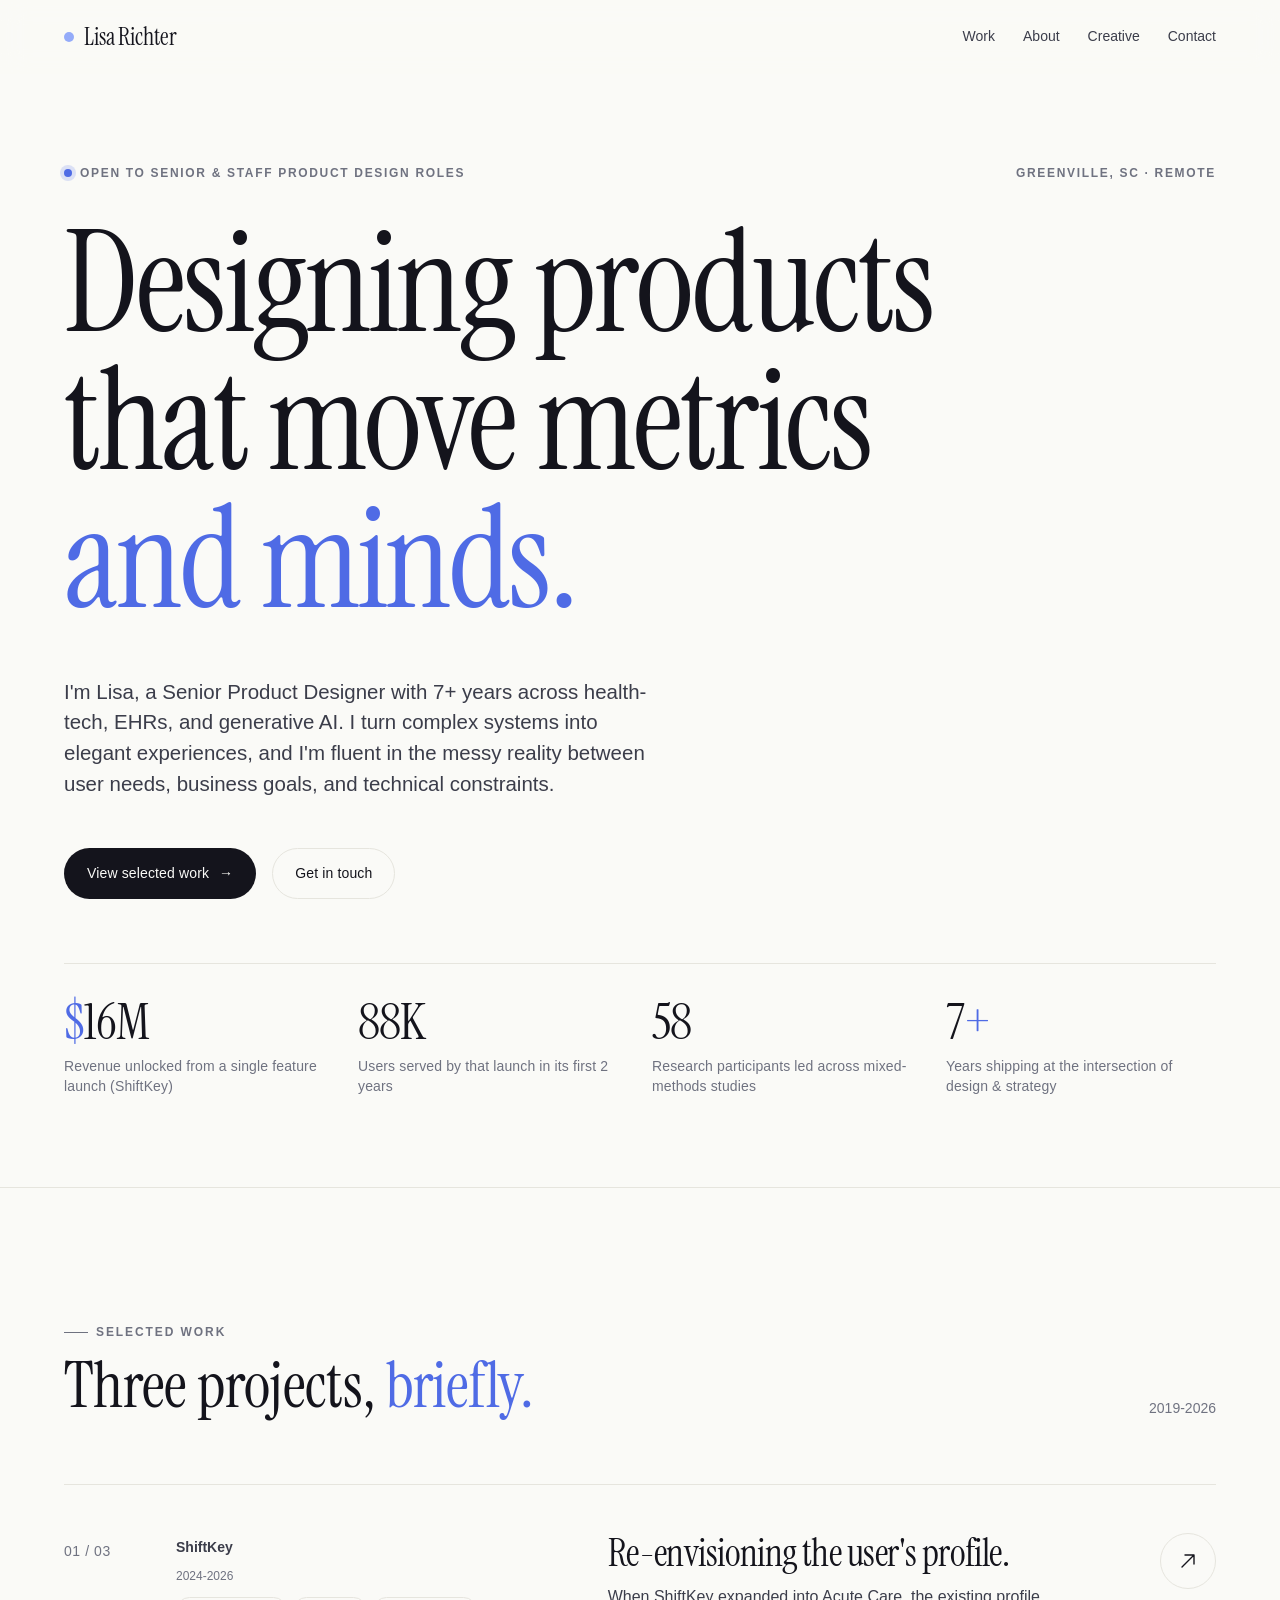
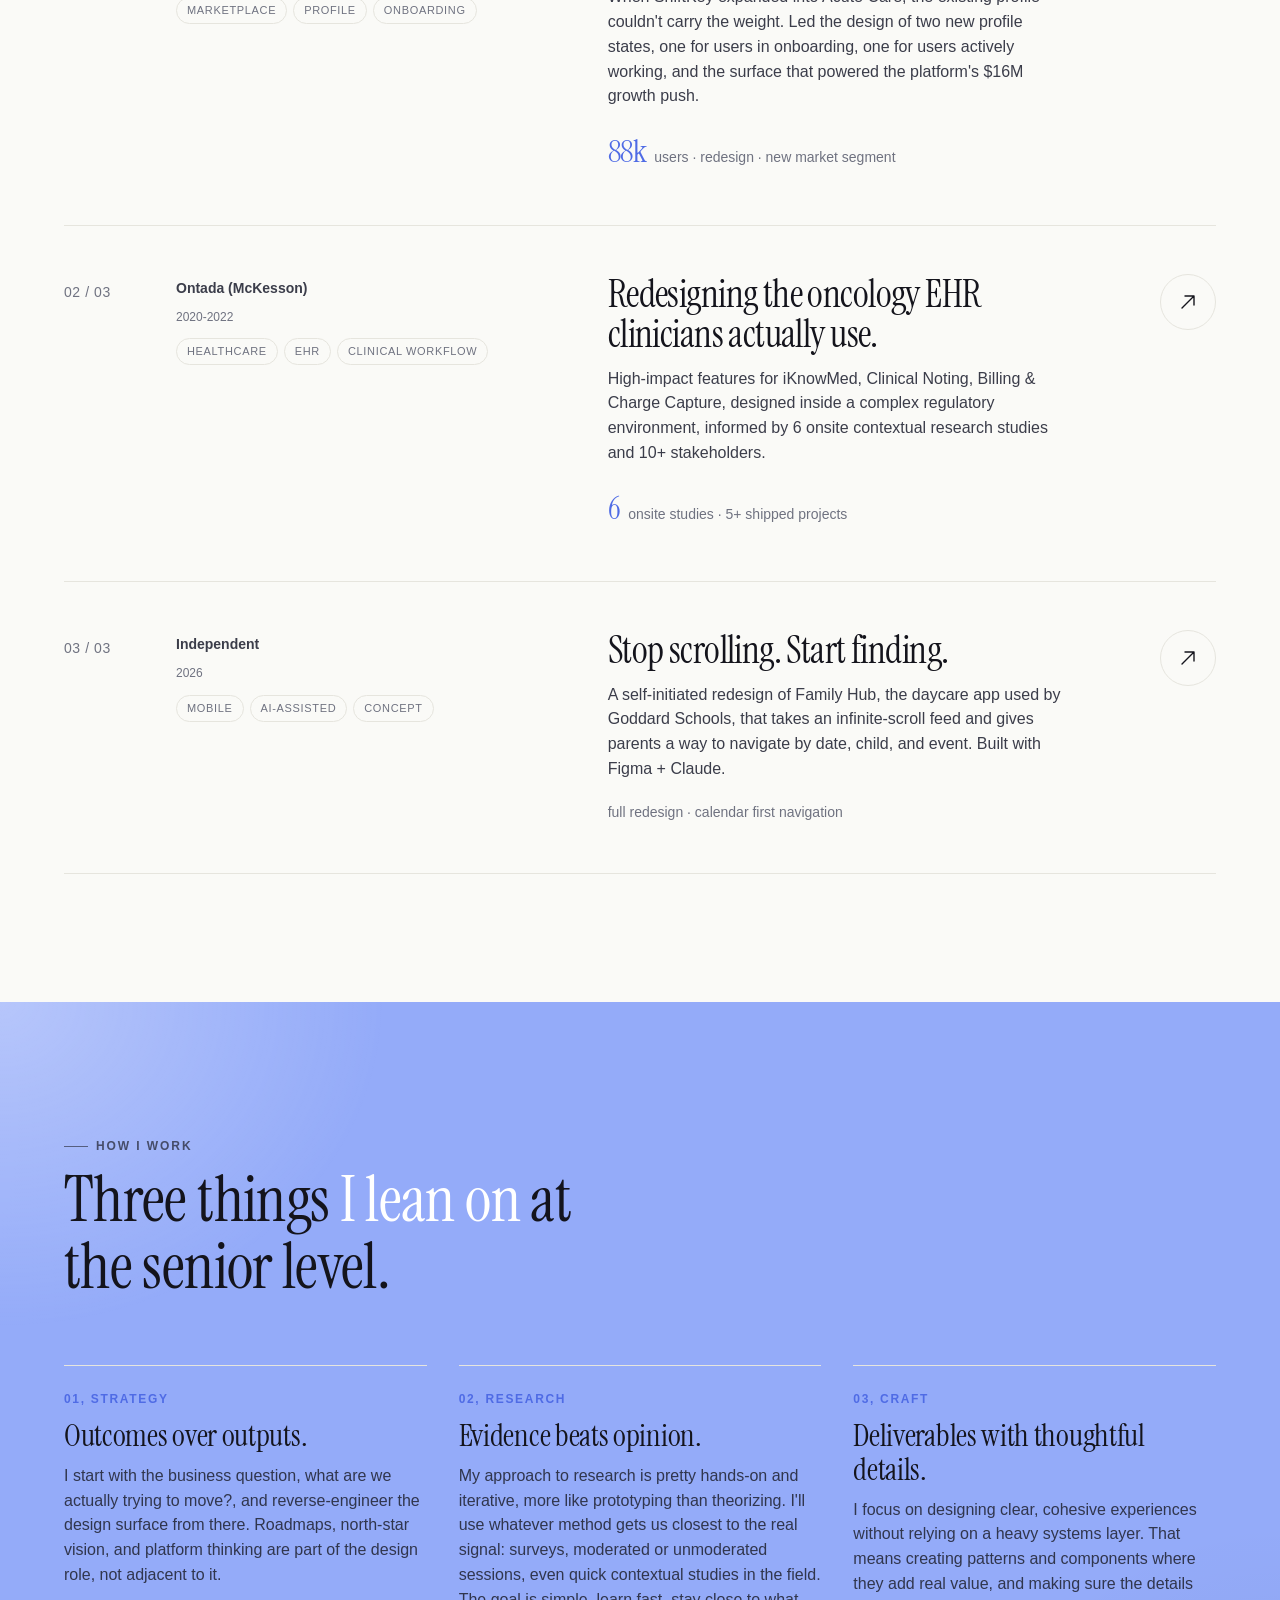
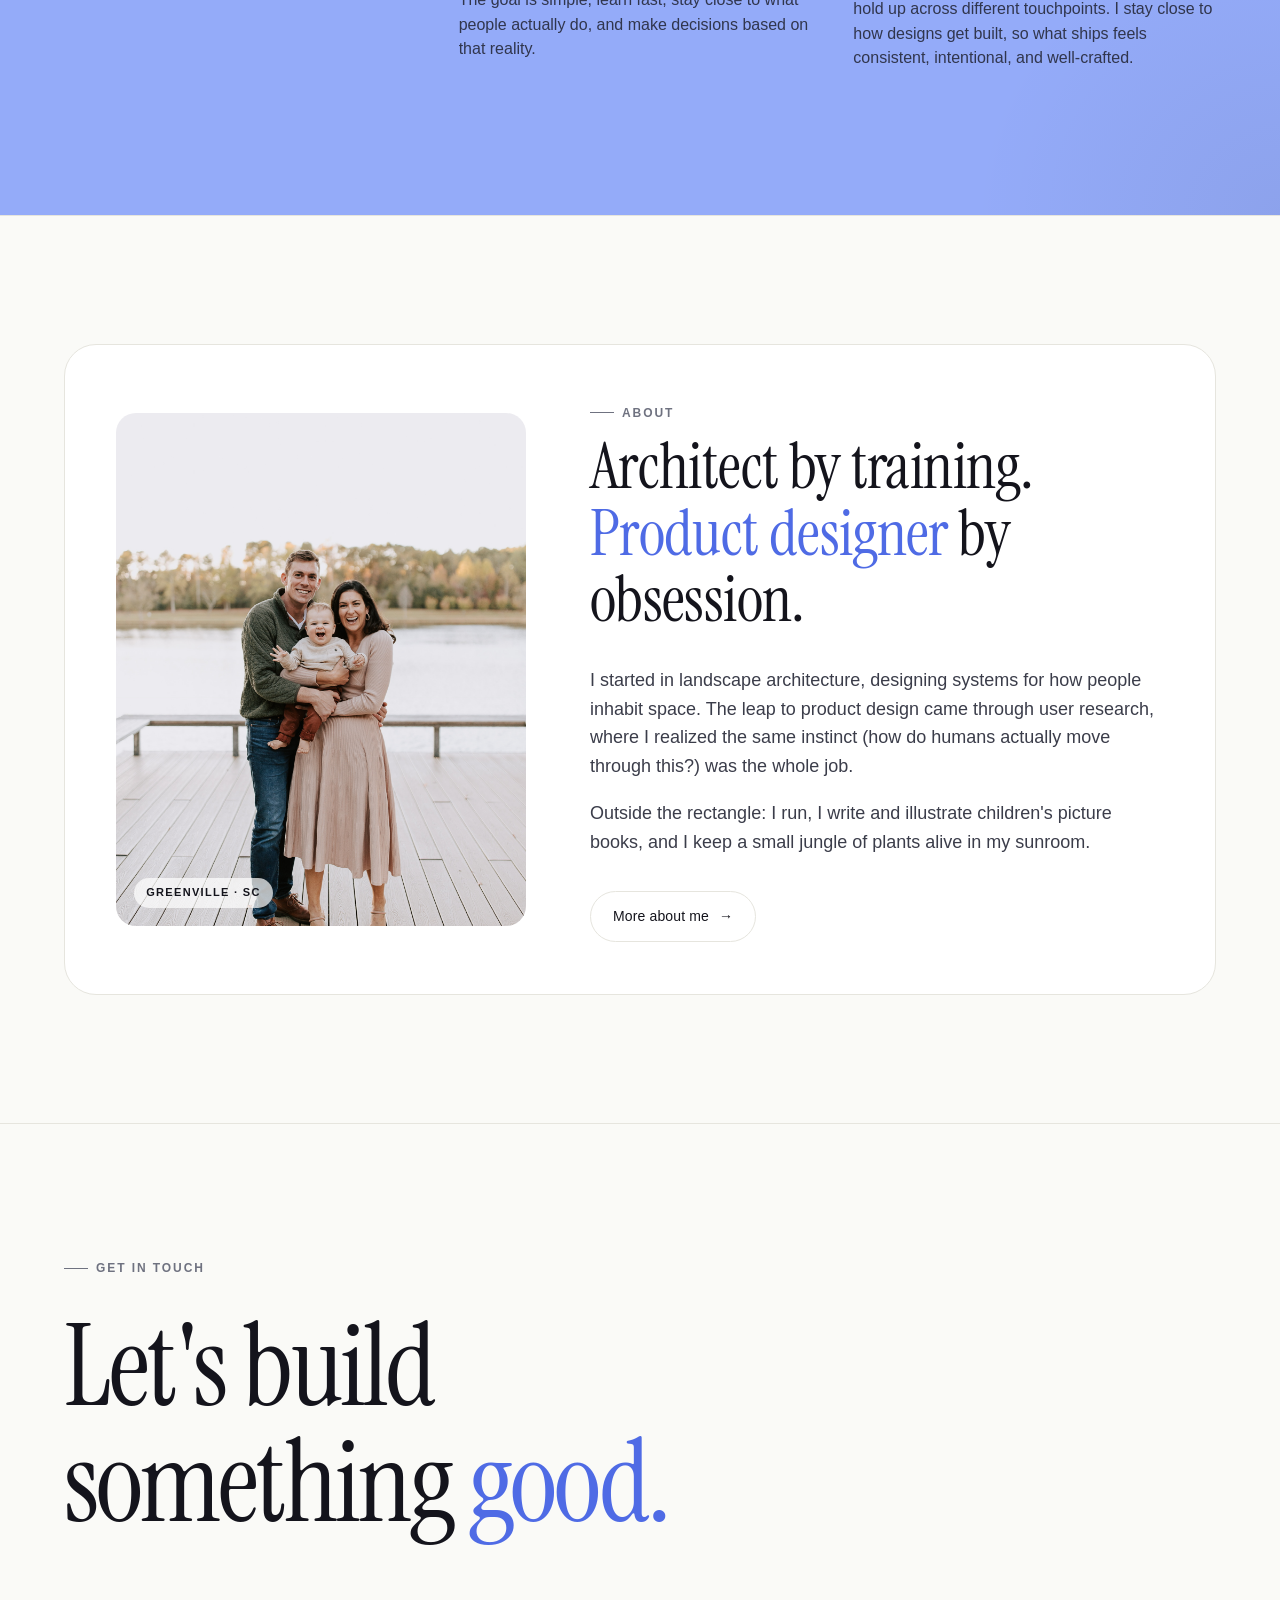
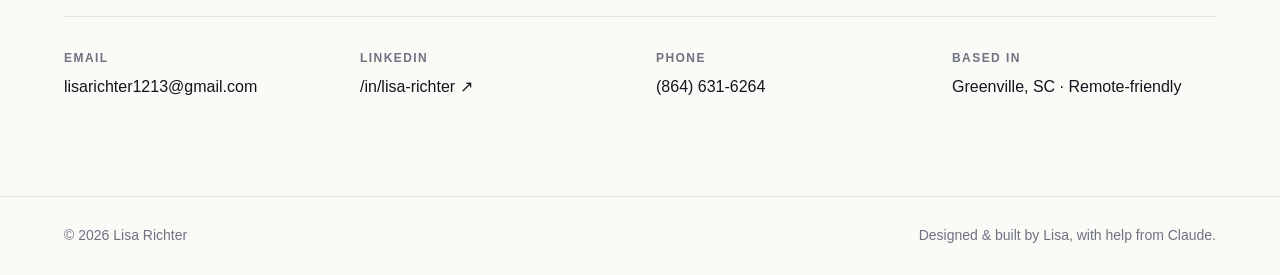
<file: index.html>
<!doctype html>
<html lang="en">
<head>
  <meta charset="utf-8" />
  <meta name="viewport" content="width=device-width, initial-scale=1" />
  <title>Lisa Richter, Senior Product Designer</title>
  <meta name="description" content="Senior Product Designer with 7+ years across health-tech, EHRs, and generative AI. Led monetization design at ShiftKey that unlocked $16M in revenue across 88K users." />
  <meta name="theme-color" content="#FAF8F3" />

  <!-- Open Graph -->
  <meta property="og:title" content="Lisa Richter, Senior Product Designer" />
  <meta property="og:description" content="Designing products that move metrics and minds. 7+ years in health-tech, EHRs, and generative AI." />
  <meta property="og:type" content="website" />

  <!-- Fonts: Fraunces (display) + Inter (sans) + JetBrains Mono -->
  <link rel="preconnect" href="https://fonts.googleapis.com" />
  <link rel="preconnect" href="https://fonts.gstatic.com" crossorigin />
  <link rel="stylesheet" href="https://fonts.googleapis.com/css2?family=Instrument+Serif:ital@0;1&family=Newsreader:ital,opsz,wght@0,6..72,200..700;1,6..72,200..700&display=swap" />

  <link rel="stylesheet" href="styles.css" />
  <link rel="icon" href="data:image/svg+xml,%3Csvg xmlns='http://www.w3.org/2000/svg' viewBox='0 0 100 100'%3E%3Ccircle cx='50' cy='50' r='40' fill='%2394ABF9'/%3E%3C/svg%3E" />
</head>
<body>
  <a href="#main" class="skip">Skip to content</a>

  <header class="nav" id="nav">
    <a href="/" class="nav-brand"><span class="dot" aria-hidden="true"></span>Lisa Richter</a>
    <nav class="nav-links" aria-label="Primary">
      <a href="#work">Work</a>
      <a href="about.html">About</a>
      <a href="creative.html">Creative</a>
      <a href="#contact">Contact</a>
    </nav>
  </header>

  <main id="main">

    <!-- ============ HERO ============ -->
    <section class="hero">
      <div class="container">
        <div class="hero-eyebrow-row reveal">
          <span class="meta"><span class="status-dot" aria-hidden="true"></span> Open to Senior &amp; Staff Product Design roles</span>
          <span class="meta">Greenville, SC · Remote</span>
        </div>

        <h1 class="hero-title reveal">
          Designing products<br />
          that move metrics<br />
          <span class="accent">and&nbsp;minds.</span>
        </h1>

        <p class="hero-sub reveal">
          I'm Lisa, a Senior Product Designer with 7+ years across health-tech,
          EHRs, and generative AI. I turn complex systems into elegant experiences,
          and I'm fluent in the messy reality between user needs, business goals,
          and technical constraints.
        </p>

        <div class="cta-row reveal">
          <a href="#work" class="btn btn-primary">View selected work <span class="arrow">→</span></a>
          <a href="mailto:lisarichter1213@gmail.com" class="btn btn-ghost">Get in touch</a>
        </div>

        <div class="hero-stats reveal">
          <div class="stat">
            <div class="num"><span class="sym">$</span>16M</div>
            <div class="label">Revenue unlocked from a single feature launch (ShiftKey)</div>
          </div>
          <div class="stat">
            <div class="num">88K</div>
            <div class="label">Users served by that launch in its first 2 years</div>
          </div>
          <div class="stat">
            <div class="num">58</div>
            <div class="label">Research participants led across mixed-methods studies</div>
          </div>
          <div class="stat">
            <div class="num">7<span class="sym">+</span></div>
            <div class="label">Years shipping at the intersection of design &amp; strategy</div>
          </div>
        </div>
      </div>
    </section>

    <hr class="divider" />

    <!-- ============ SELECTED WORK ============ -->
    <section id="work">
      <div class="container">
        <div class="section-head reveal">
          <div>
            <span class="eyebrow">Selected Work</span>
            <h2 class="mt-3">Three projects, <span class="italic-accent">briefly.</span></h2>
          </div>
          <div class="meta">2019-2026</div>
        </div>

        <div class="work-list">

          <a href="work/shiftkey.html" class="work-card reveal">
            <div class="work-num">01 / 03</div>
            <div class="work-meta">
              <span class="company">ShiftKey</span>
              <span class="year">2024-2026</span>
              <div class="tags">
                <span class="tag">Marketplace</span>
                <span class="tag">Profile</span>
                <span class="tag">Onboarding</span>
              </div>
            </div>
            <div class="work-body">
              <h3>Re-envisioning the user's profile.</h3>
              <p class="summary">When ShiftKey expanded into Acute Care, the existing profile couldn't carry the weight. Led the design of two new profile states, one for users in onboarding, one for users actively working, and the surface that powered the platform's $16M growth push.</p>
              <div class="stat-inline"><strong>88k</strong> users · redesign · new market segment</div>
            </div>
            <span class="work-arrow" aria-hidden="true">
              <svg width="18" height="18" viewBox="0 0 18 18" fill="none"><path d="M3 15L15 3M15 3H6M15 3V12" stroke="currentColor" stroke-width="1.4" stroke-linecap="round" stroke-linejoin="round"/></svg>
            </span>
          </a>

          <a href="work/iknowmed.html" class="work-card reveal">
            <div class="work-num">02 / 03</div>
            <div class="work-meta">
              <span class="company">Ontada (McKesson)</span>
              <span class="year">2020-2022</span>
              <div class="tags">
                <span class="tag">Healthcare</span>
                <span class="tag">EHR</span>
                <span class="tag">Clinical Workflow</span>
              </div>
            </div>
            <div class="work-body">
              <h3>Redesigning the oncology EHR clinicians actually use.</h3>
              <p class="summary">High-impact features for iKnowMed, Clinical Noting, Billing &amp; Charge Capture, designed inside a complex regulatory environment, informed by 6 onsite contextual research studies and 10+ stakeholders.</p>
              <div class="stat-inline"><strong>6</strong> onsite studies · 5+ shipped projects</div>
            </div>
            <span class="work-arrow" aria-hidden="true">
              <svg width="18" height="18" viewBox="0 0 18 18" fill="none"><path d="M3 15L15 3M15 3H6M15 3V12" stroke="currentColor" stroke-width="1.4" stroke-linecap="round" stroke-linejoin="round"/></svg>
            </span>
          </a>

          <a href="work/family-hub.html" class="work-card reveal">
            <div class="work-num">03 / 03</div>
            <div class="work-meta">
              <span class="company">Independent</span>
              <span class="year">2026</span>
              <div class="tags">
                <span class="tag">Mobile</span>
                <span class="tag">AI-assisted</span>
                <span class="tag">Concept</span>
              </div>
            </div>
            <div class="work-body">
              <h3>Stop scrolling. Start finding.</h3>
              <p class="summary">A self-initiated redesign of Family Hub, the daycare app used by Goddard Schools, that takes an infinite-scroll feed and gives parents a way to navigate by date, child, and event. Built with Figma + Claude.</p>
              <div class="stat-inline mono">full redesign · calendar first navigation</div>
            </div>
            <span class="work-arrow" aria-hidden="true">
              <svg width="18" height="18" viewBox="0 0 18 18" fill="none"><path d="M3 15L15 3M15 3H6M15 3V12" stroke="currentColor" stroke-width="1.4" stroke-linecap="round" stroke-linejoin="round"/></svg>
            </span>
          </a>

        </div>
      </div>
    </section>

    <!-- ============ APPROACH (BRIGHT BAND) ============ -->
    <section id="approach" class="band-dark">
      <div class="container">
        <div class="section-head reveal">
          <div>
            <span class="eyebrow">How I work</span>
            <h2 class="mt-3">Three things <span class="italic-accent">I lean on</span> at the senior level.</h2>
          </div>
        </div>

        <div class="principle-grid">
          <div class="principle reveal">
            <div class="n">01, Strategy</div>
            <h4>Outcomes over outputs.</h4>
            <p>I start with the business question, what are we actually trying to move?, and reverse-engineer the design surface from there. Roadmaps, north-star vision, and platform thinking are part of the design role, not adjacent to it.</p>
          </div>
          <div class="principle reveal">
            <div class="n">02, Research</div>
            <h4>Evidence beats opinion.</h4>
            <p>My approach to research is pretty hands-on and iterative, more like prototyping than theorizing. I'll use whatever method gets us closest to the real signal: surveys, moderated or unmoderated sessions, even quick contextual studies in the field. The goal is simple, learn fast, stay close to what people actually do, and make decisions based on that reality.</p>
          </div>
          <div class="principle reveal">
            <div class="n">03, Craft</div>
            <h4>Deliverables with thoughtful details.</h4>
            <p>I focus on designing clear, cohesive experiences without relying on a heavy systems layer. That means creating patterns and components where they add real value, and making sure the details hold up across different touchpoints. I stay close to how designs get built, so what ships feels consistent, intentional, and well-crafted.</p>
          </div>
        </div>
      </div>
    </section>

    <hr class="divider" />

    <!-- ============ ABOUT TEASER ============ -->
    <section id="about-teaser">
      <div class="container">
        <div class="about-card reveal">
          <div class="portrait">
            <img src="images/Personal-Me.JPG" alt="Photo of Lisa Richter" loading="lazy" />
            <span class="tag">Greenville · SC</span>
          </div>
          <div>
            <span class="eyebrow">About</span>
            <h2 class="mt-3">Architect by training. <span class="italic-accent">Product designer</span> by obsession.</h2>
            <p class="body-lg mt-6">
              I started in landscape architecture, designing systems for how people inhabit space. The leap to product design came through user research, where I realized the same instinct (how do humans actually move through this?) was the whole job.
            </p>
            <p class="body-lg">
              Outside the rectangle: I run, I write and illustrate children's picture books, and I keep a small jungle of plants alive in my sunroom.
            </p>
            <a href="about.html" class="btn btn-ghost mt-4">More about me <span class="arrow">→</span></a>
          </div>
        </div>
      </div>
    </section>

    <hr class="divider" />

    <!-- ============ CONTACT ============ -->
    <section id="contact" class="contact">
      <div class="container">
        <span class="eyebrow reveal">Get in touch</span>
        <div class="reveal mt-6">
          <a href="mailto:lisarichter1213@gmail.com" class="big-link">Let's&nbsp;build<br />something&nbsp;<span class="italic-accent">good.</span></a>
        </div>

        <div class="contact-grid reveal">
          <div class="item">
            <div class="k">Email</div>
            <a class="v" href="mailto:lisarichter1213@gmail.com">lisarichter1213@gmail.com</a>
          </div>
          <div class="item">
            <div class="k">LinkedIn</div>
            <a class="v" href="https://www.linkedin.com/in/lisa-richter" target="_blank" rel="noopener">/in/lisa-richter ↗</a>
          </div>
          <div class="item">
            <div class="k">Phone</div>
            <a class="v" href="tel:8646316264">(864) 631-6264</a>
          </div>
          <div class="item">
            <div class="k">Based in</div>
            <div class="v">Greenville, SC · Remote-friendly</div>
          </div>
        </div>
      </div>
    </section>
  </main>

  <footer class="footer">
    <div>© 2026 Lisa Richter</div>
    <div>Designed &amp; built by Lisa, with help from Claude.</div>
  </footer>

  <script src="script.js" defer></script>
</body>
</html>
</file>
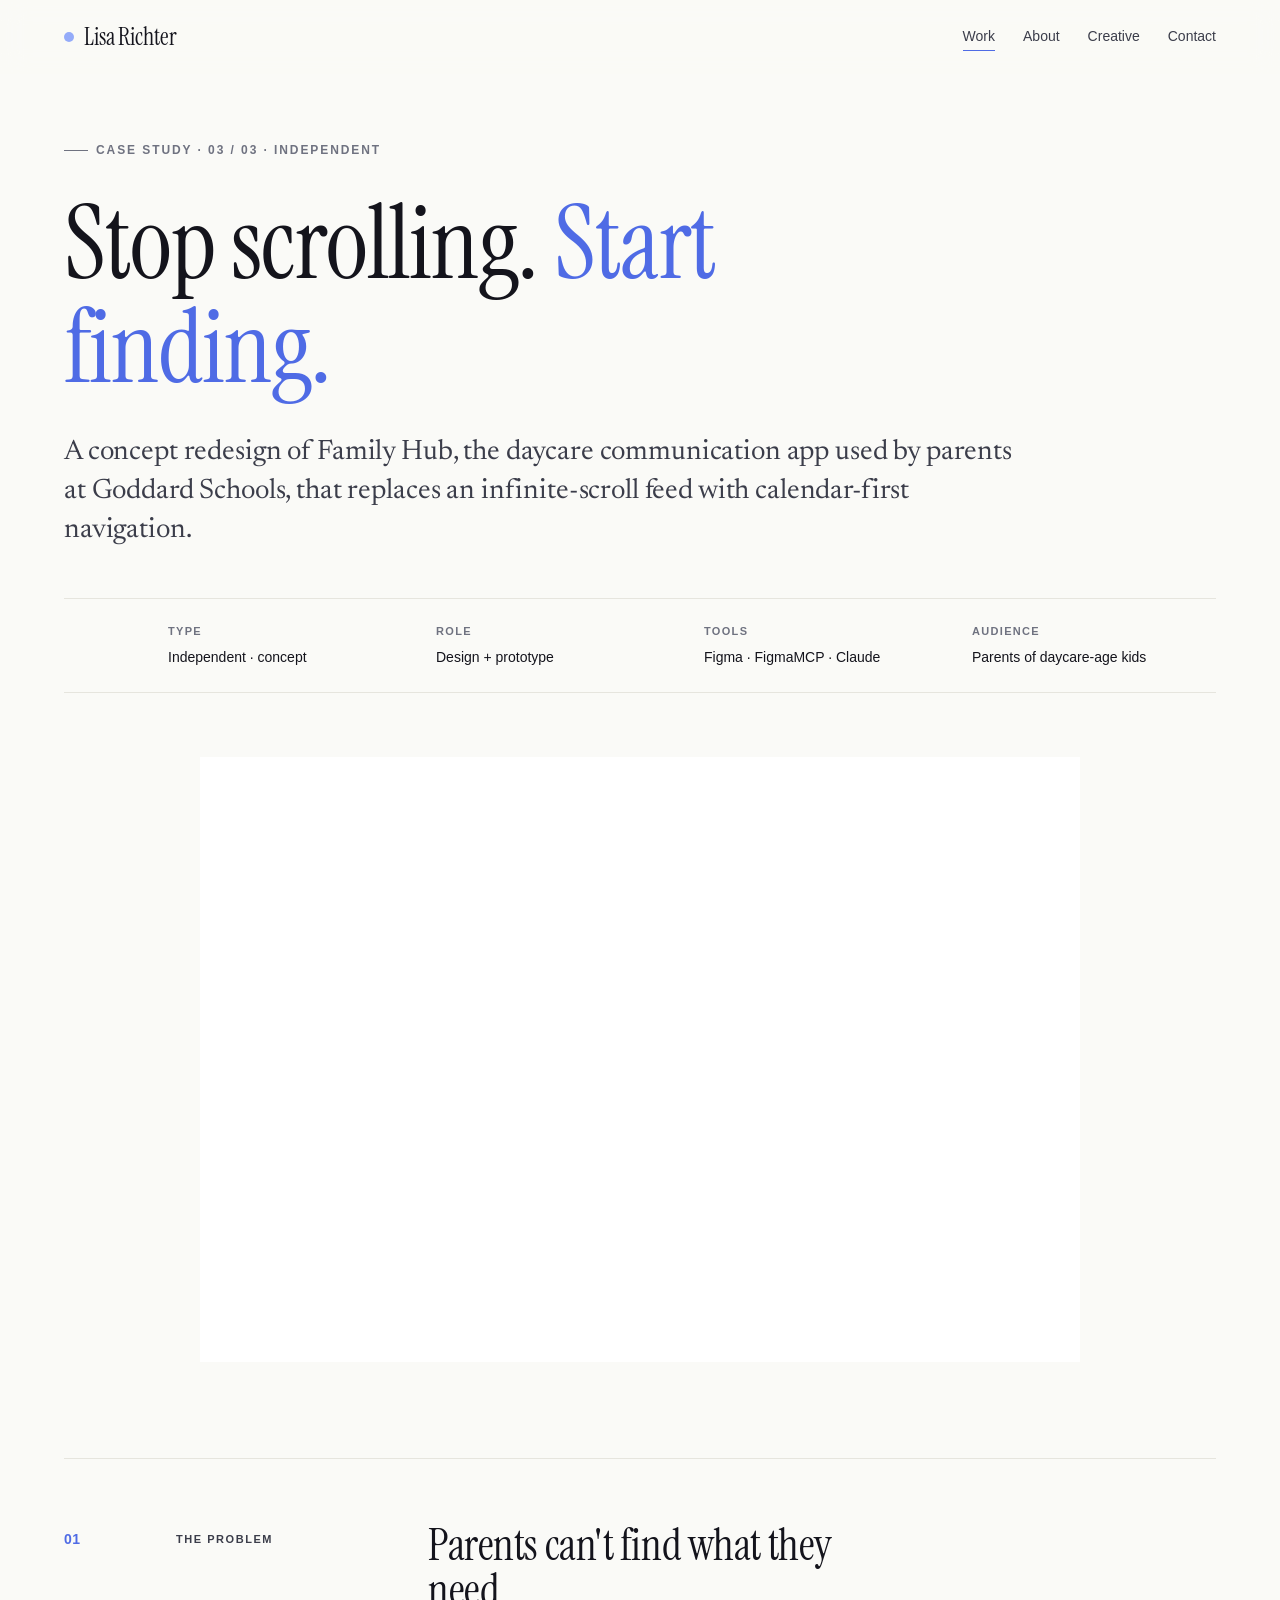
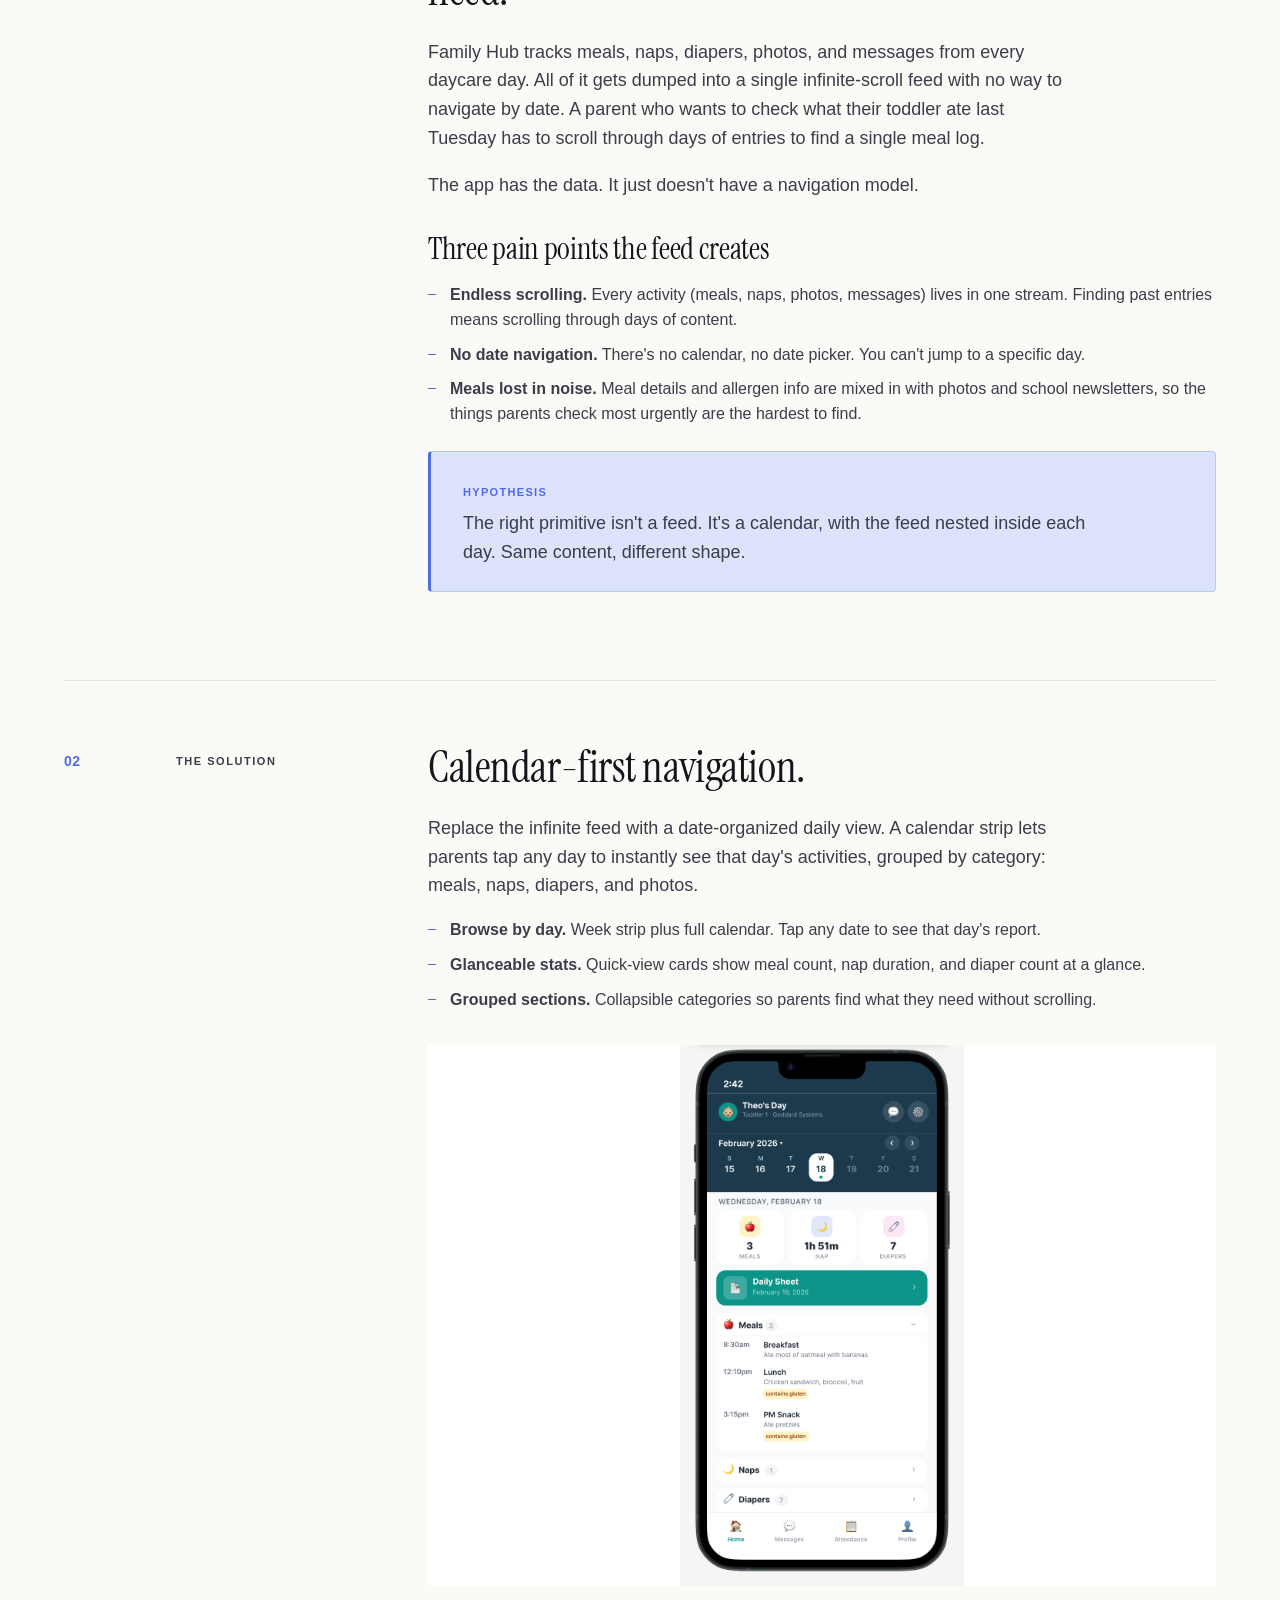
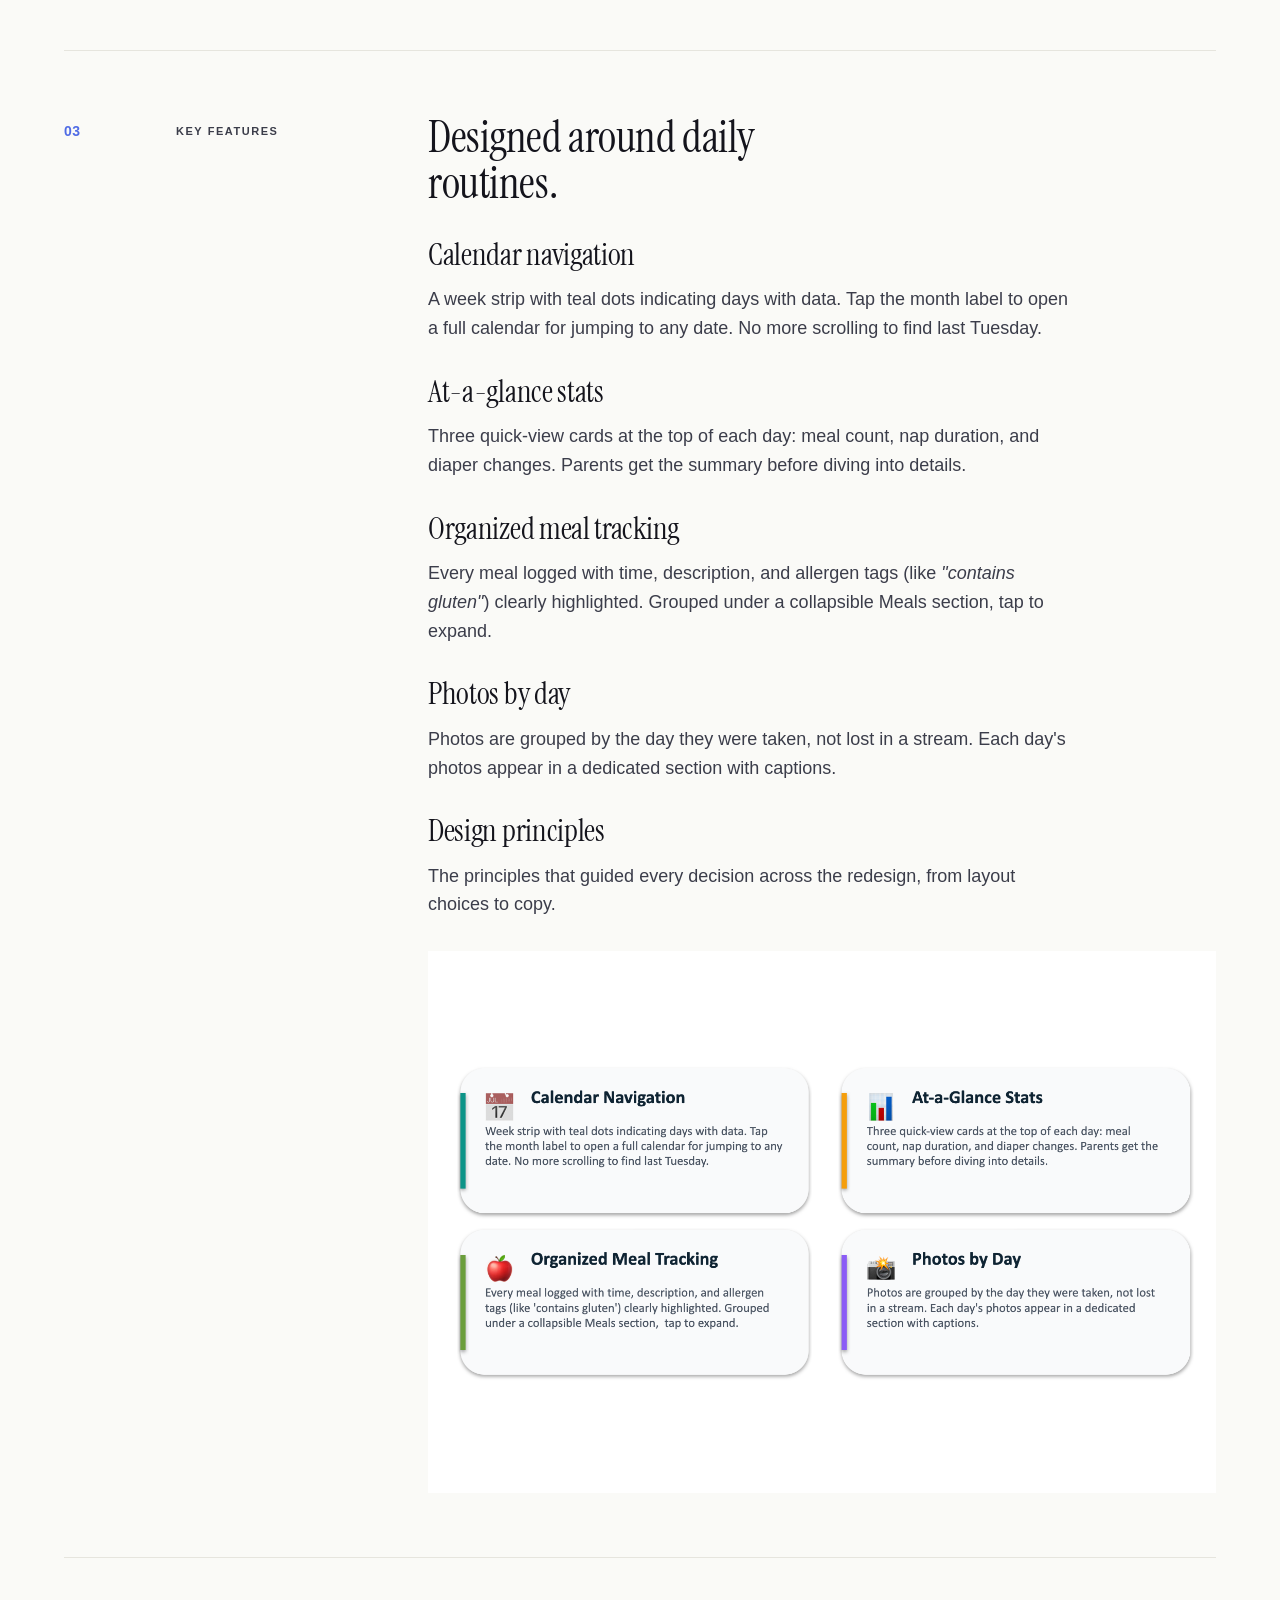
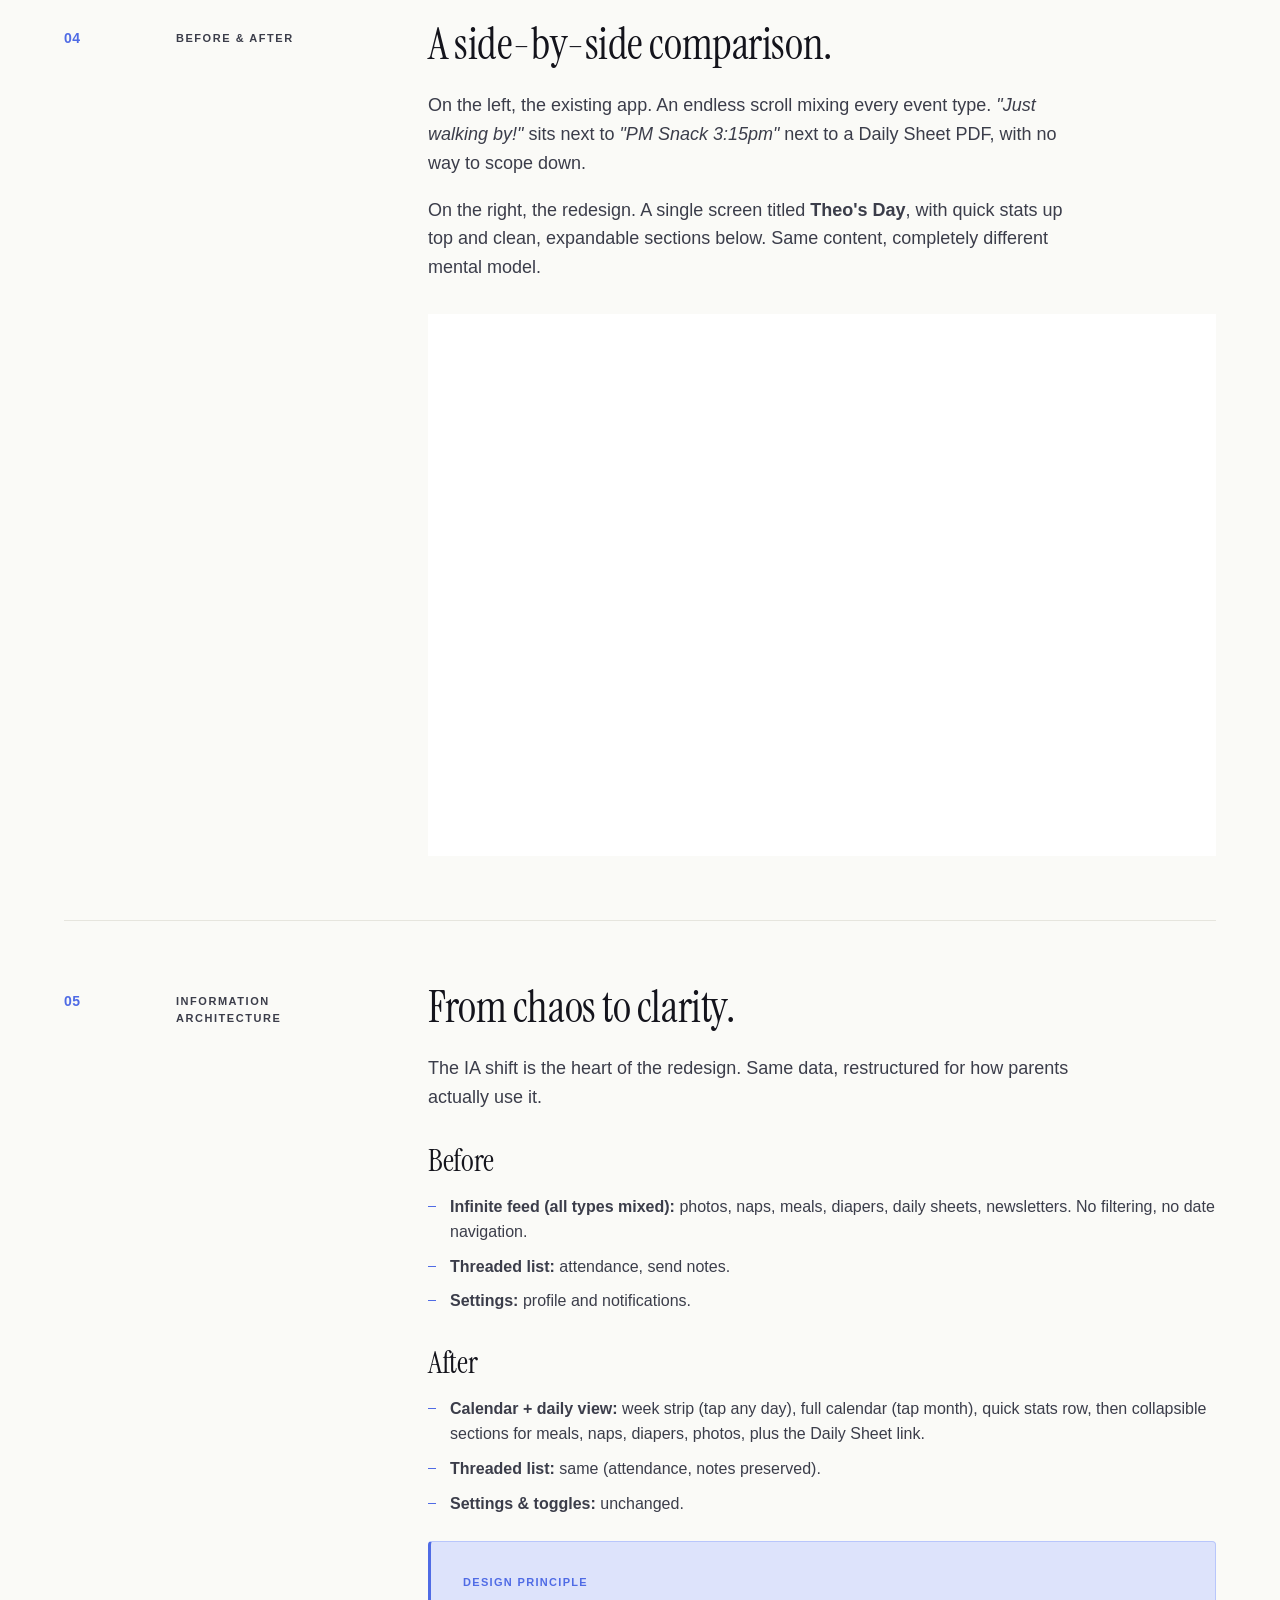
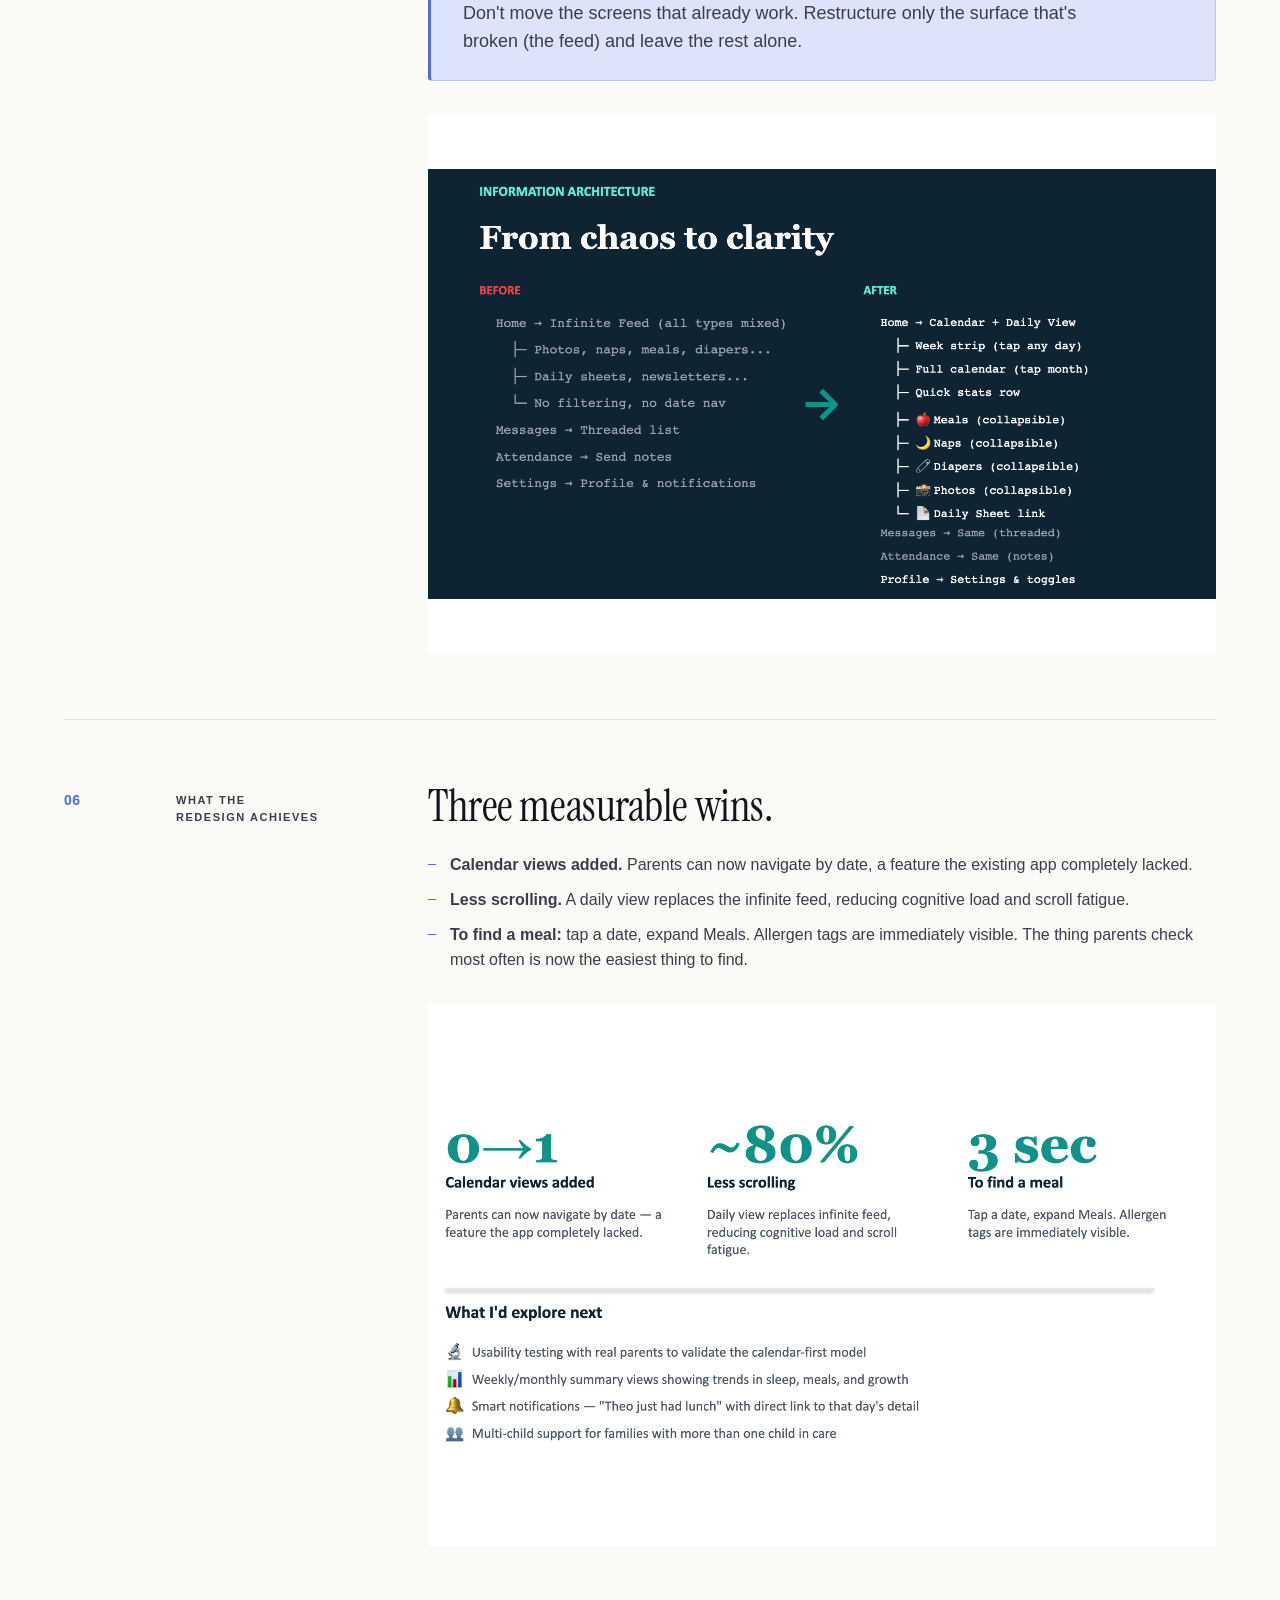
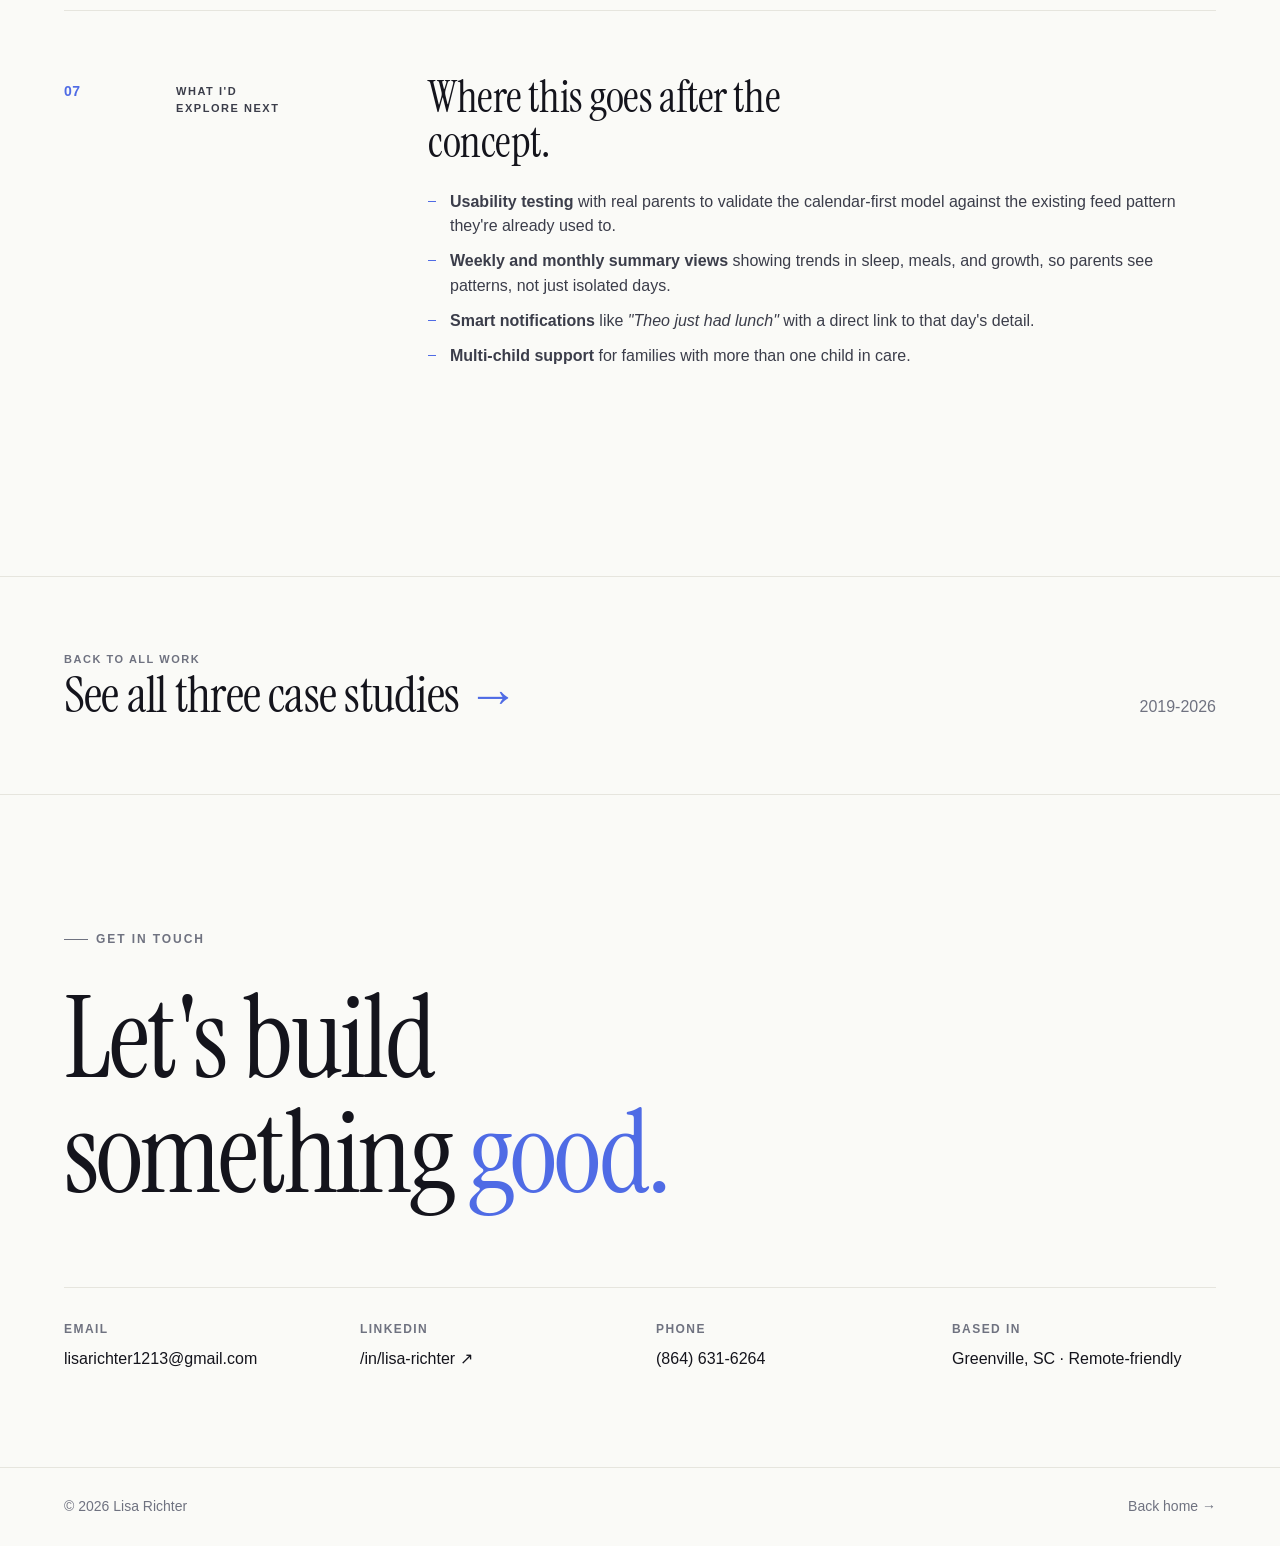
<file: work/family-hub.html>
<!doctype html>
<html lang="en">
<head>
  <meta charset="utf-8" />
  <meta name="viewport" content="width=device-width, initial-scale=1" />
  <title>Family Hub, Stop Scrolling. Start Finding. · Lisa Richter</title>
  <meta name="description" content="A concept redesign of Family Hub, the daycare communication app from Goddard Schools. Replacing an infinite-scroll feed with calendar-first navigation." />
  <meta name="theme-color" content="#FAFAF7" />

  <link rel="preconnect" href="https://fonts.googleapis.com" />
  <link rel="preconnect" href="https://fonts.gstatic.com" crossorigin />
  <link rel="stylesheet" href="https://fonts.googleapis.com/css2?family=Instrument+Serif:ital@0;1&family=Newsreader:ital,opsz,wght@0,6..72,200..700;1,6..72,200..700&display=swap" />
  <link rel="stylesheet" href="../styles.css" />
  <link rel="icon" href="data:image/svg+xml,%3Csvg xmlns='http://www.w3.org/2000/svg' viewBox='0 0 100 100'%3E%3Ccircle cx='50' cy='50' r='40' fill='%2394ABF9'/%3E%3C/svg%3E" />
</head>
<body>
  <a href="#main" class="skip">Skip to content</a>

  <header class="nav" id="nav">
    <a href="../index.html" class="nav-brand"><span class="dot" aria-hidden="true"></span>Lisa Richter</a>
    <nav class="nav-links" aria-label="Primary">
      <a href="../index.html#work" aria-current="page">Work</a>
      <a href="../about.html">About</a>
      <a href="../creative.html">Creative</a>
      <a href="../index.html#contact">Contact</a>
    </nav>
  </header>

  <main id="main">

    <section class="cs-hero">
      <div class="container">
        <span class="eyebrow reveal">Case Study · 03 / 03 · Independent</span>

        <h1 class="reveal mt-6" style="max-width: 18ch;">
          Stop scrolling. <span class="italic-accent">Start finding.</span>
        </h1>

        <p class="lede reveal mt-6" style="max-width: 60ch;">
          A concept redesign of Family Hub, the daycare communication app used by parents at Goddard Schools, that replaces an infinite-scroll feed with calendar-first navigation.
        </p>

        <div class="cs-meta-row reveal">
          <div></div>
          <div>
            <div class="k">Type</div>
            <div class="v">Independent · concept</div>
          </div>
          <div>
            <div class="k">Role</div>
            <div class="v">Design + prototype</div>
          </div>
          <div>
            <div class="k">Tools</div>
            <div class="v">Figma · FigmaMCP · Claude</div>
          </div>
          <div>
            <div class="k">Audience</div>
            <div class="v">Parents of daycare-age kids</div>
          </div>
        </div>

        <div class="mockup mockup--md reveal">
          <video src="../images/FamilyHub-Updated-hero-video.mp4" autoplay muted loop playsinline preload="metadata" aria-label="Family Hub redesign, concept walkthrough"></video>
        </div>
      </div>
    </section>

    <section style="padding-top: 0;">
      <div class="container">

        <!-- 01 PROBLEM -->
        <div class="cs-section">
          <div class="num">01</div>
          <div class="label">The problem</div>
          <div class="body">
            <h2>Parents can't find what they need.</h2>
            <p>
              Family Hub tracks meals, naps, diapers, photos, and messages from every daycare day. All of it gets dumped into a single infinite-scroll feed with no way to navigate by date. A parent who wants to check what their toddler ate last Tuesday has to scroll through days of entries to find a single meal log.
            </p>
            <p>The app has the data. It just doesn't have a navigation model.</p>

            <h3>Three pain points the feed creates</h3>
            <ul class="bullet">
              <li><strong>Endless scrolling.</strong> Every activity (meals, naps, photos, messages) lives in one stream. Finding past entries means scrolling through days of content.</li>
              <li><strong>No date navigation.</strong> There's no calendar, no date picker. You can't jump to a specific day.</li>
              <li><strong>Meals lost in noise.</strong> Meal details and allergen info are mixed in with photos and school newsletters, so the things parents check most urgently are the hardest to find.</li>
            </ul>

            <div class="callout">
              <div class="label">Hypothesis</div>
              <p>The right primitive isn't a feed. It's a calendar, with the feed nested inside each day. Same content, different shape.</p>
            </div>
          </div>
        </div>

        <!-- 02 SOLUTION -->
        <div class="cs-section">
          <div class="num">02</div>
          <div class="label">The solution</div>
          <div class="body">
            <h2>Calendar-first navigation.</h2>
            <p>
              Replace the infinite feed with a date-organized daily view. A calendar strip lets parents tap any day to instantly see that day's activities, grouped by category: meals, naps, diapers, and photos.
            </p>
            <ul class="bullet">
              <li><strong>Browse by day.</strong> Week strip plus full calendar. Tap any date to see that day's report.</li>
              <li><strong>Glanceable stats.</strong> Quick-view cards show meal count, nap duration, and diaper count at a glance.</li>
              <li><strong>Grouped sections.</strong> Collapsible categories so parents find what they need without scrolling.</li>
            </ul>

            <div class="mockup mockup--md">
              <img src="../images/FamilyHub-calendarview.png" alt="Calendar view of the Family Hub redesign showing daily activities grouped by category" loading="lazy" />
            </div>
          </div>
        </div>

        <!-- 03 KEY FEATURES -->
        <div class="cs-section">
          <div class="num">03</div>
          <div class="label">Key features</div>
          <div class="body">
            <h2>Designed around daily routines.</h2>

            <h3>Calendar navigation</h3>
            <p>
              A week strip with teal dots indicating days with data. Tap the month label to open a full calendar for jumping to any date. No more scrolling to find last Tuesday.
            </p>

            <h3>At-a-glance stats</h3>
            <p>
              Three quick-view cards at the top of each day: meal count, nap duration, and diaper changes. Parents get the summary before diving into details.
            </p>

            <h3>Organized meal tracking</h3>
            <p>
              Every meal logged with time, description, and allergen tags (like <em>"contains gluten"</em>) clearly highlighted. Grouped under a collapsible Meals section, tap to expand.
            </p>

            <h3>Photos by day</h3>
            <p>
              Photos are grouped by the day they were taken, not lost in a stream. Each day's photos appear in a dedicated section with captions.
            </p>

            <h3>Design principles</h3>
            <p>
              The principles that guided every decision across the redesign, from layout choices to copy.
            </p>

            <div class="mockup mockup--md">
              <img src="../images/Family%20Hub-principles.png" alt="Design principles guiding the Family Hub redesign" loading="lazy" />
            </div>
          </div>
        </div>

        <!-- 04 BEFORE AFTER -->
        <div class="cs-section">
          <div class="num">04</div>
          <div class="label">Before &amp; after</div>
          <div class="body">
            <h2>A side-by-side comparison.</h2>
            <p>
              On the left, the existing app. An endless scroll mixing every event type. <em>"Just walking by!"</em> sits next to <em>"PM Snack 3:15pm"</em> next to a Daily Sheet PDF, with no way to scope down.
            </p>
            <p>
              On the right, the redesign. A single screen titled <strong>Theo's Day</strong>, with quick stats up top and clean, expandable sections below. Same content, completely different mental model.
            </p>

            <div class="mockup mockup--md">
              <video src="../images/FamilyHub-comparisonvideo.mp4" autoplay muted loop playsinline preload="metadata" aria-label="Animated before and after comparison of the Family Hub redesign"></video>
            </div>
          </div>
        </div>

        <!-- 05 INFORMATION ARCHITECTURE -->
        <div class="cs-section">
          <div class="num">05</div>
          <div class="label">Information<br/>architecture</div>
          <div class="body">
            <h2>From chaos to clarity.</h2>
            <p>The IA shift is the heart of the redesign. Same data, restructured for how parents actually use it.</p>

            <h3>Before</h3>
            <ul class="bullet">
              <li><strong>Infinite feed (all types mixed):</strong> photos, naps, meals, diapers, daily sheets, newsletters. No filtering, no date navigation.</li>
              <li><strong>Threaded list:</strong> attendance, send notes.</li>
              <li><strong>Settings:</strong> profile and notifications.</li>
            </ul>

            <h3>After</h3>
            <ul class="bullet">
              <li><strong>Calendar + daily view:</strong> week strip (tap any day), full calendar (tap month), quick stats row, then collapsible sections for meals, naps, diapers, photos, plus the Daily Sheet link.</li>
              <li><strong>Threaded list:</strong> same (attendance, notes preserved).</li>
              <li><strong>Settings &amp; toggles:</strong> unchanged.</li>
            </ul>

            <div class="callout">
              <div class="label">Design principle</div>
              <p>Don't move the screens that already work. Restructure only the surface that's broken (the feed) and leave the rest alone.</p>
            </div>

            <div class="mockup mockup--md">
              <img src="../images/Family%20Hub-architecture.png" alt="Information architecture for the Family Hub redesign, mapping the move from infinite feed to calendar-first navigation" loading="lazy" />
            </div>
          </div>
        </div>

        <!-- 06 OUTCOMES -->
        <div class="cs-section">
          <div class="num">06</div>
          <div class="label">What the<br/>redesign achieves</div>
          <div class="body">
            <h2>Three measurable wins.</h2>

            <ul class="bullet">
              <li><strong>Calendar views added.</strong> Parents can now navigate by date, a feature the existing app completely lacked.</li>
              <li><strong>Less scrolling.</strong> A daily view replaces the infinite feed, reducing cognitive load and scroll fatigue.</li>
              <li><strong>To find a meal:</strong> tap a date, expand Meals. Allergen tags are immediately visible. The thing parents check most often is now the easiest thing to find.</li>
            </ul>

            <div class="mockup mockup--md">
              <img src="../images/FamilyHub-conclusion.png" alt="Summary of what the Family Hub redesign achieves" loading="lazy" />
            </div>
          </div>
        </div>

        <!-- 07 NEXT -->
        <div class="cs-section">
          <div class="num">07</div>
          <div class="label">What I'd<br/>explore next</div>
          <div class="body">
            <h2>Where this goes after the concept.</h2>
            <ul class="bullet">
              <li><strong>Usability testing</strong> with real parents to validate the calendar-first model against the existing feed pattern they're already used to.</li>
              <li><strong>Weekly and monthly summary views</strong> showing trends in sleep, meals, and growth, so parents see patterns, not just isolated days.</li>
              <li><strong>Smart notifications</strong> like <em>"Theo just had lunch"</em> with a direct link to that day's detail.</li>
              <li><strong>Multi-child support</strong> for families with more than one child in care.</li>
            </ul>
          </div>
        </div>

      </div>
    </section>

    <section class="cs-next">
      <div class="container">
        <a href="../index.html#work">
          <div>
            <div class="label">Back to all work</div>
            <div class="title">See all three case studies <span class="italic-accent">→</span></div>
          </div>
          <div></div>
          <span class="muted">2019-2026</span>
        </a>
      </div>
    </section>

    <hr class="divider" />

    <section id="contact" class="contact">
      <div class="container">
        <span class="eyebrow reveal">Get in touch</span>
        <div class="reveal mt-6">
          <a href="mailto:lisarichter1213@gmail.com" class="big-link">Let's&nbsp;build<br />something&nbsp;<span class="italic-accent">good.</span></a>
        </div>
        <div class="contact-grid reveal">
          <div class="item"><div class="k">Email</div><a class="v" href="mailto:lisarichter1213@gmail.com">lisarichter1213@gmail.com</a></div>
          <div class="item"><div class="k">LinkedIn</div><a class="v" href="https://www.linkedin.com/in/lisa-richter" target="_blank" rel="noopener">/in/lisa-richter ↗</a></div>
          <div class="item"><div class="k">Phone</div><a class="v" href="tel:8646316264">(864) 631-6264</a></div>
          <div class="item"><div class="k">Based in</div><div class="v">Greenville, SC · Remote-friendly</div></div>
        </div>
      </div>
    </section>
  </main>

  <footer class="footer">
    <div>© 2026 Lisa Richter</div>
    <div><a href="../index.html">Back home →</a></div>
  </footer>

  <script src="../script.js" defer></script>
</body>
</html>
</file>
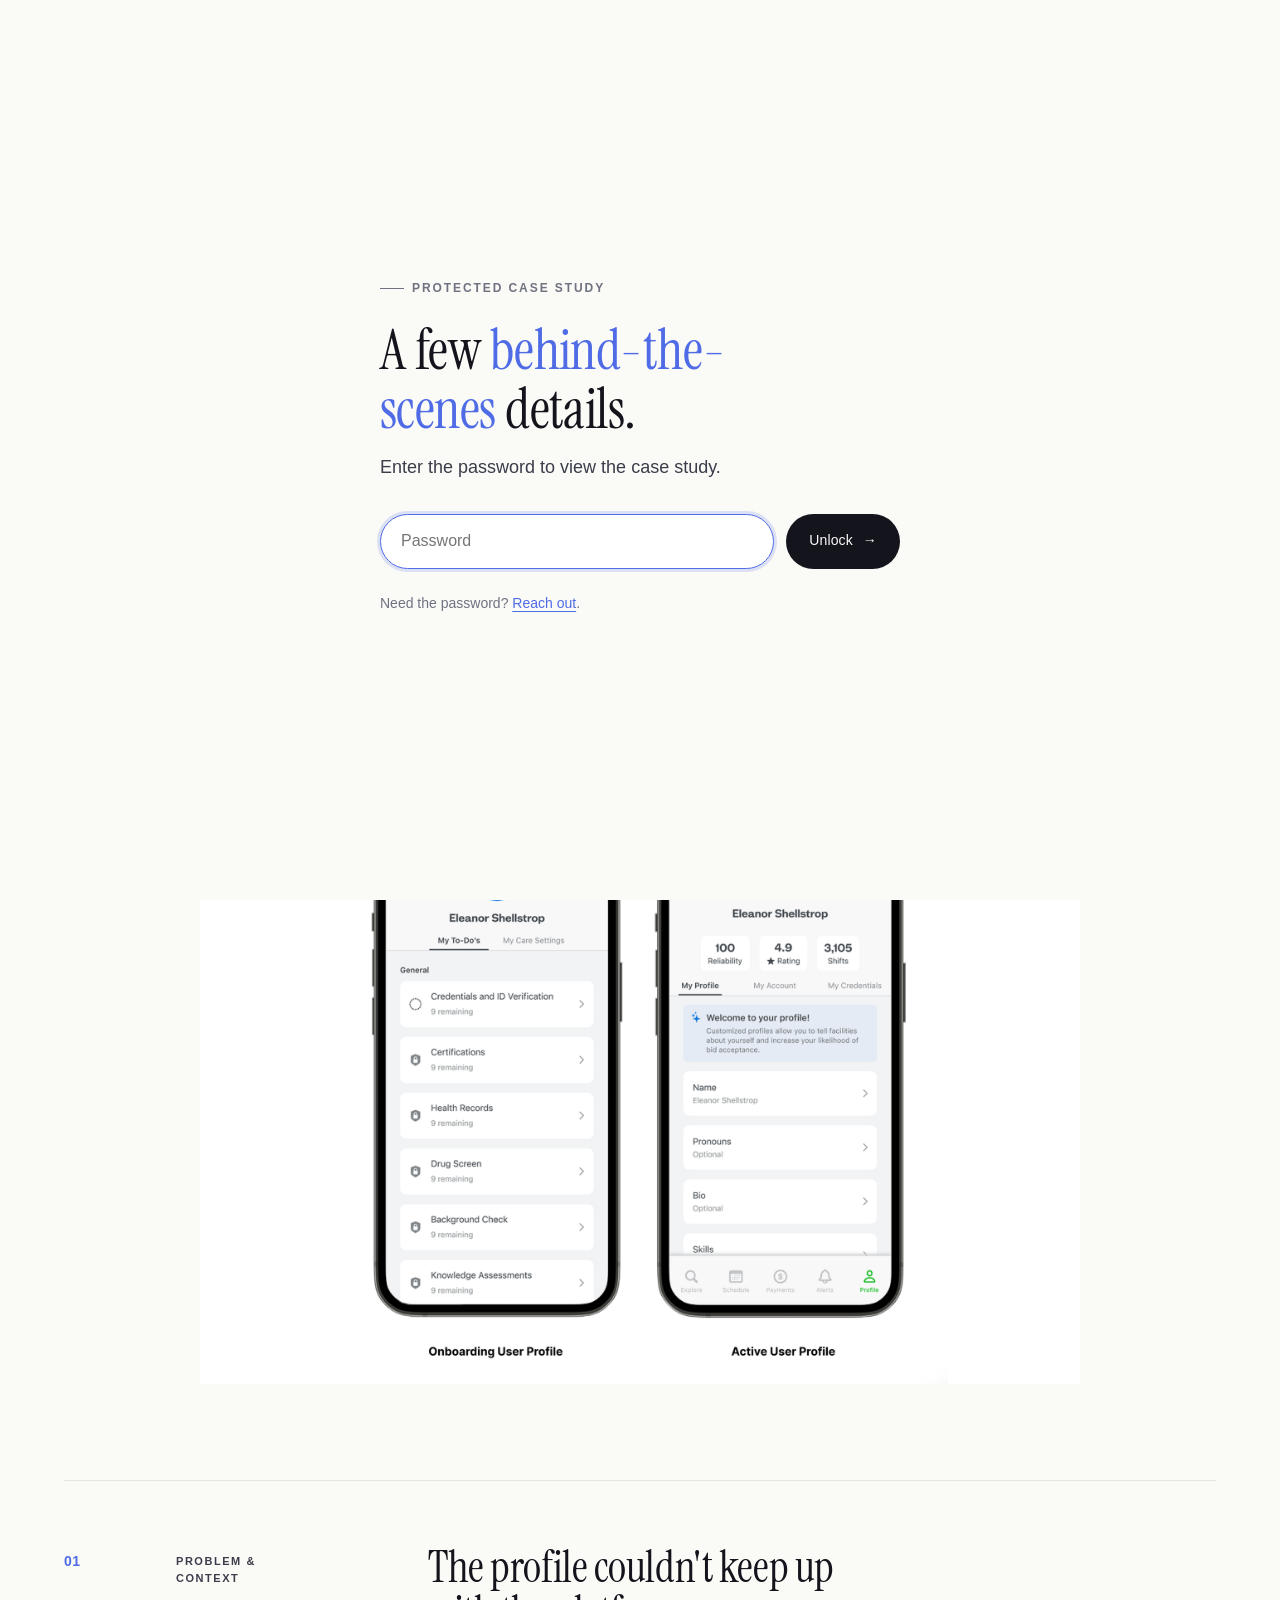
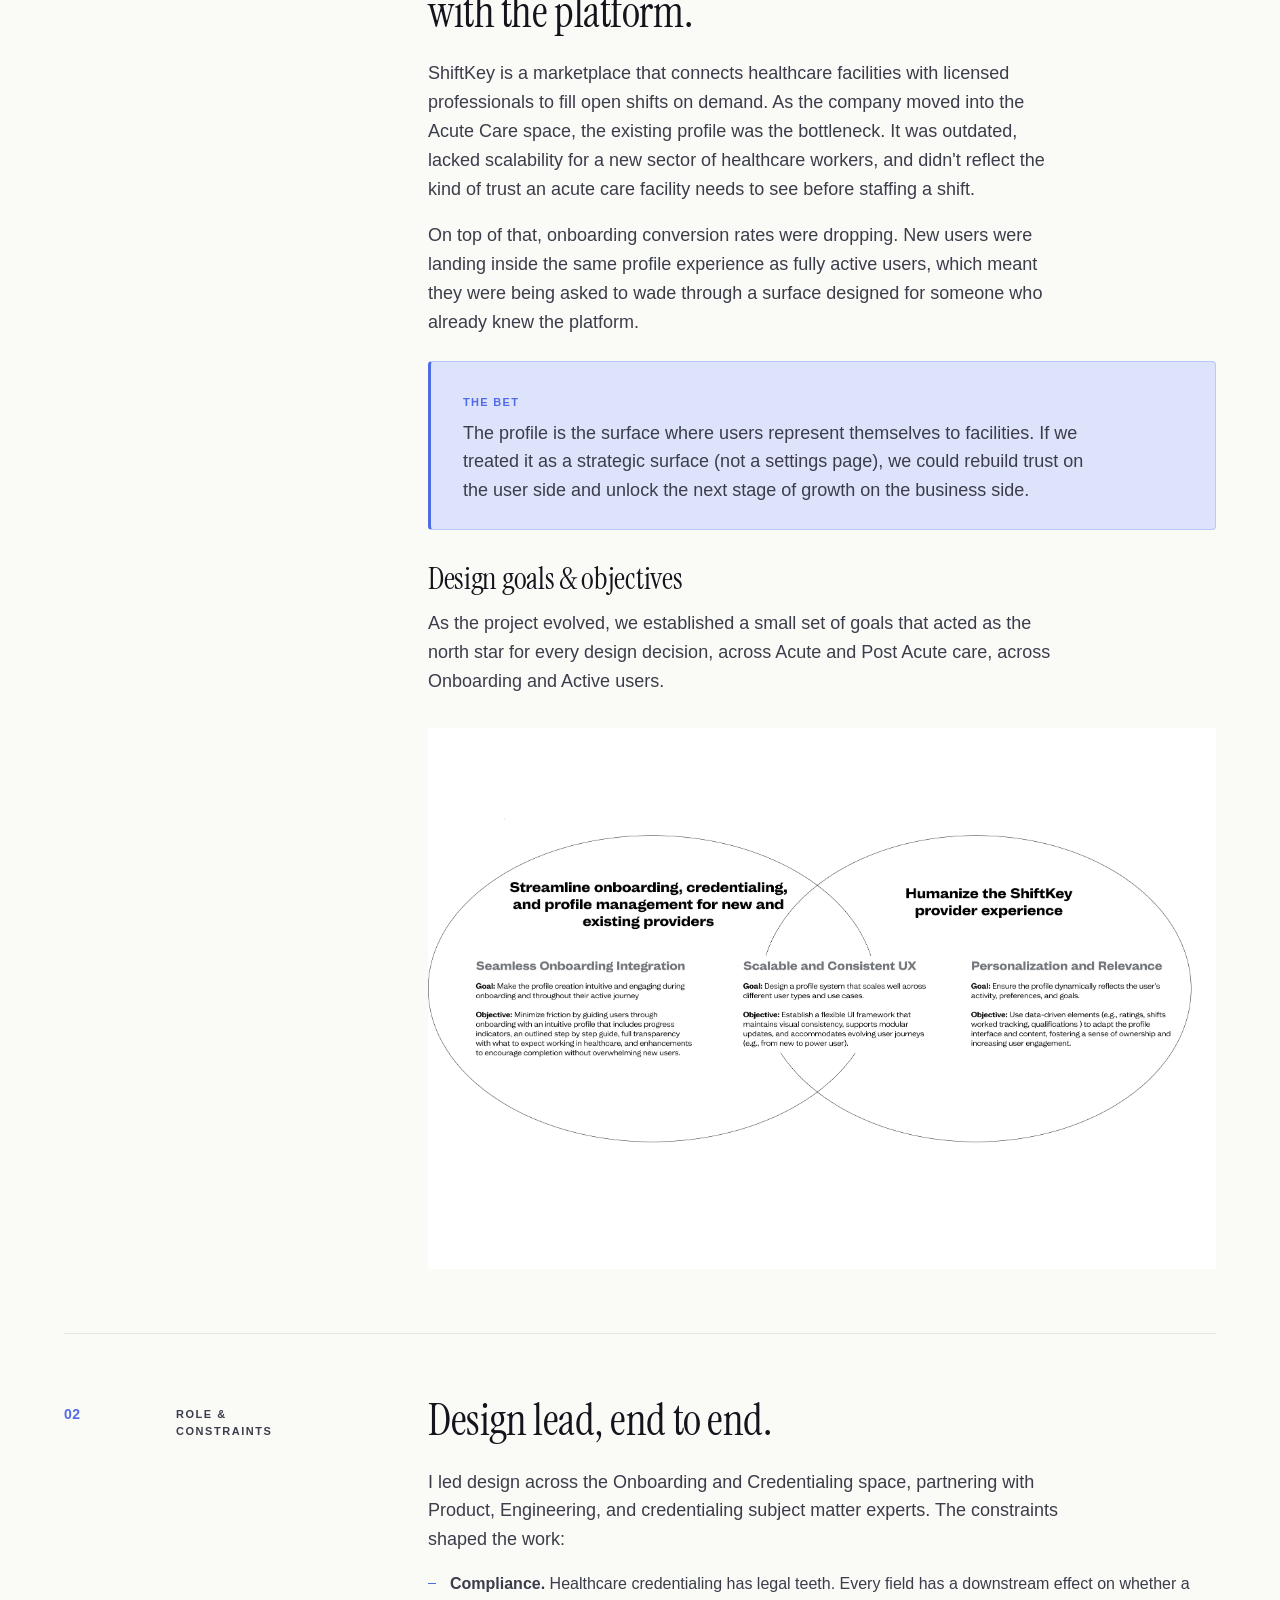
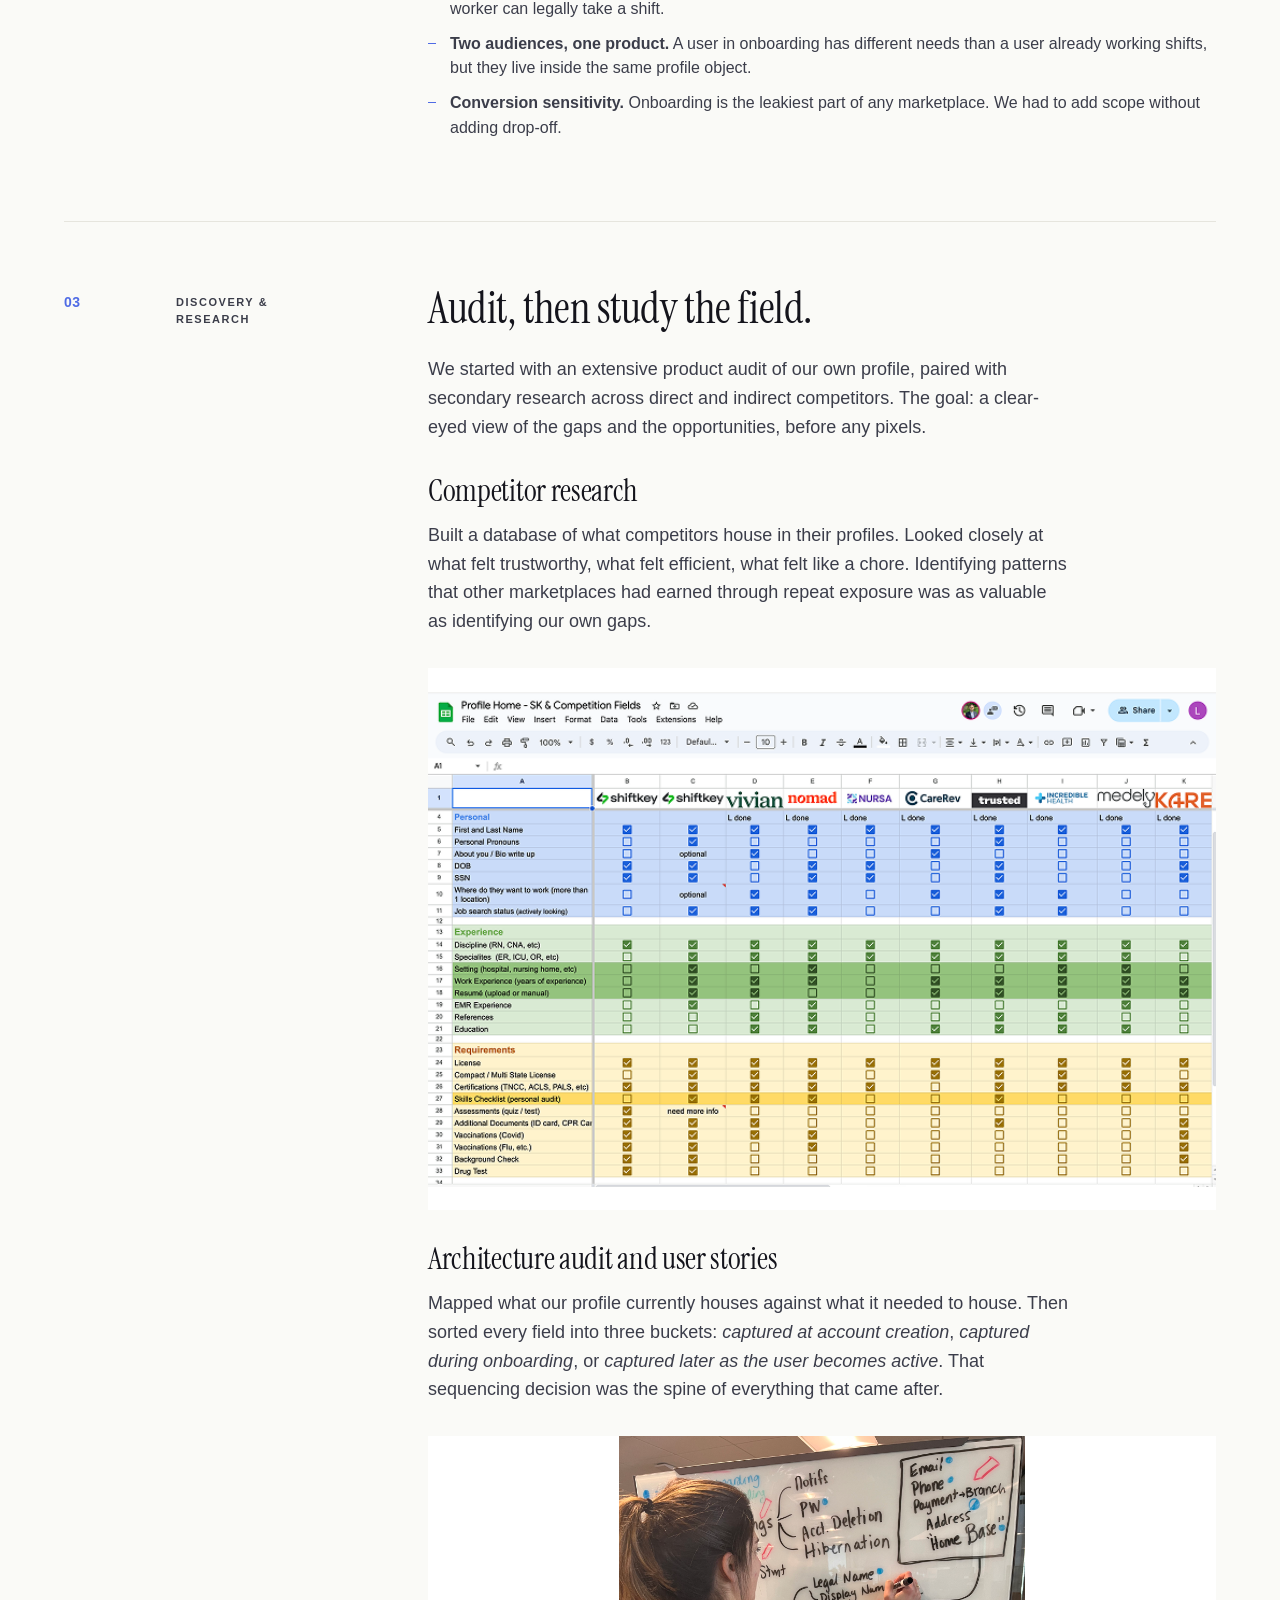
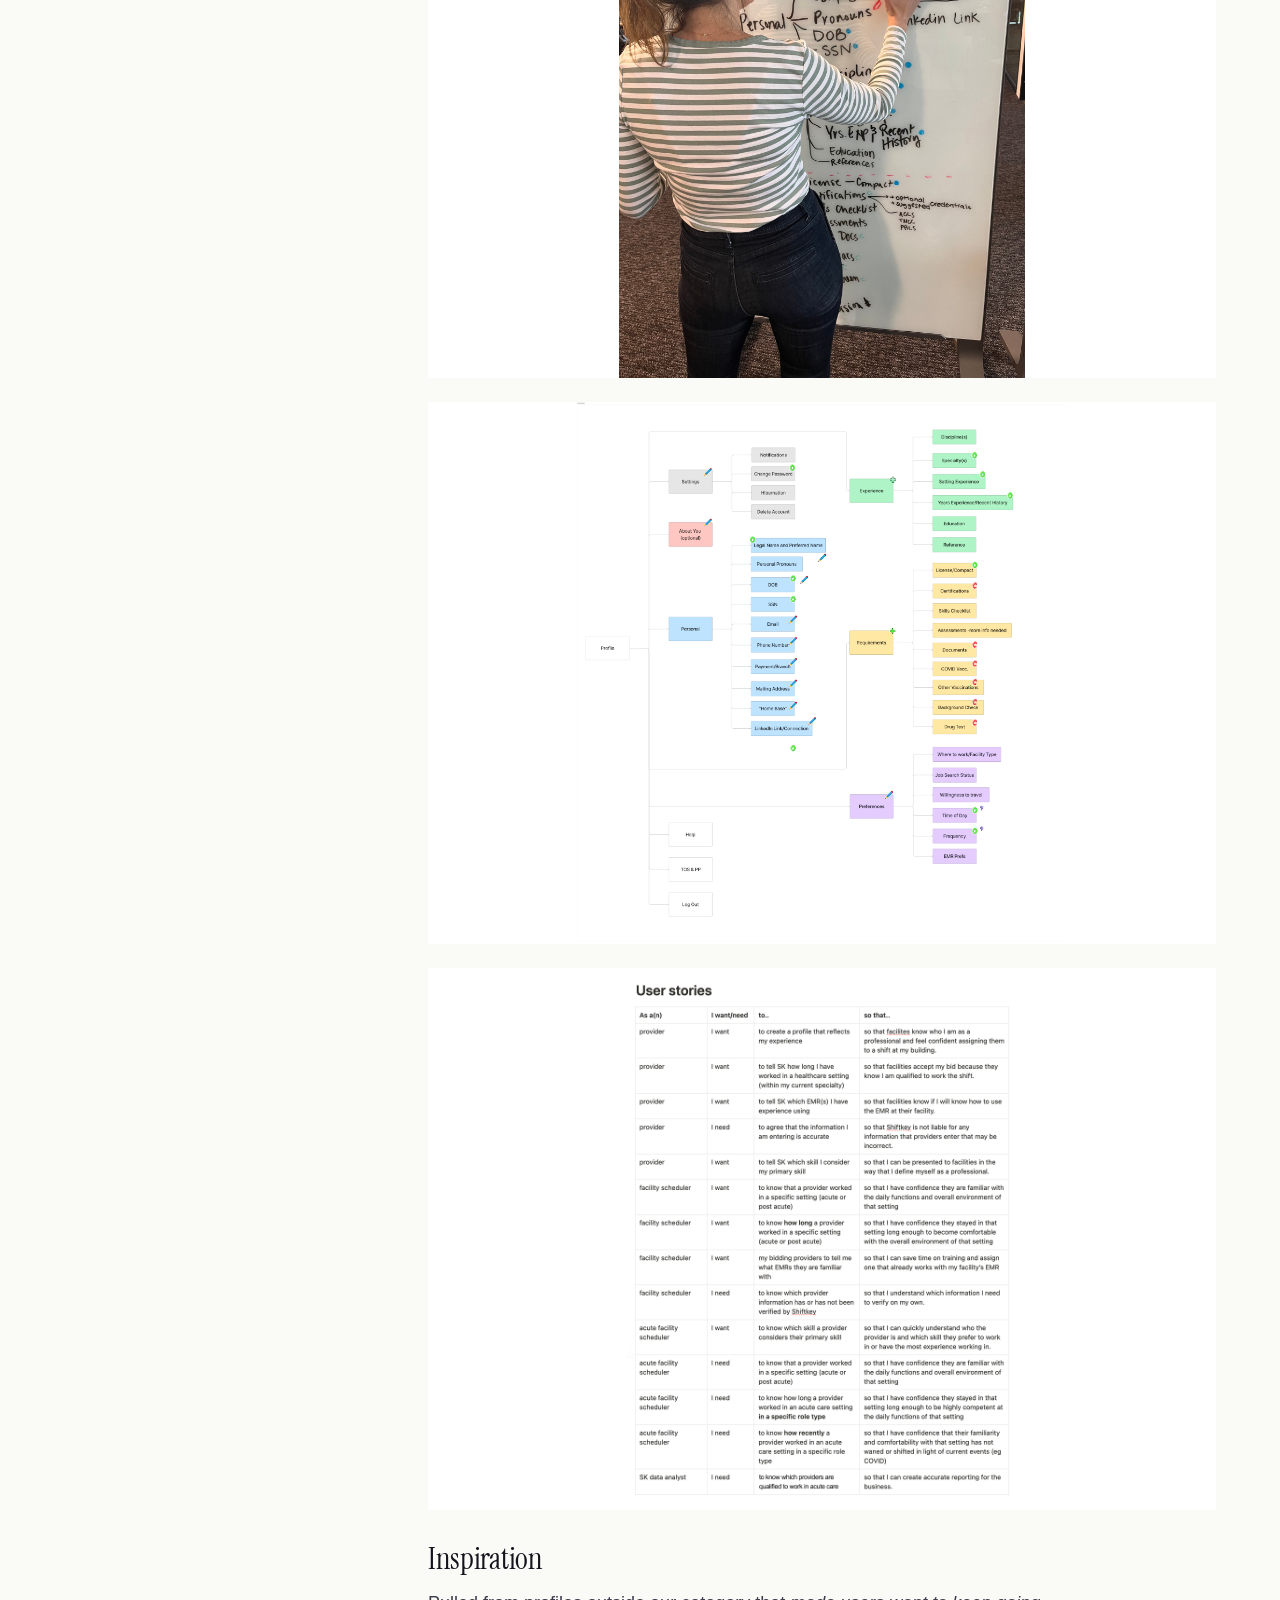
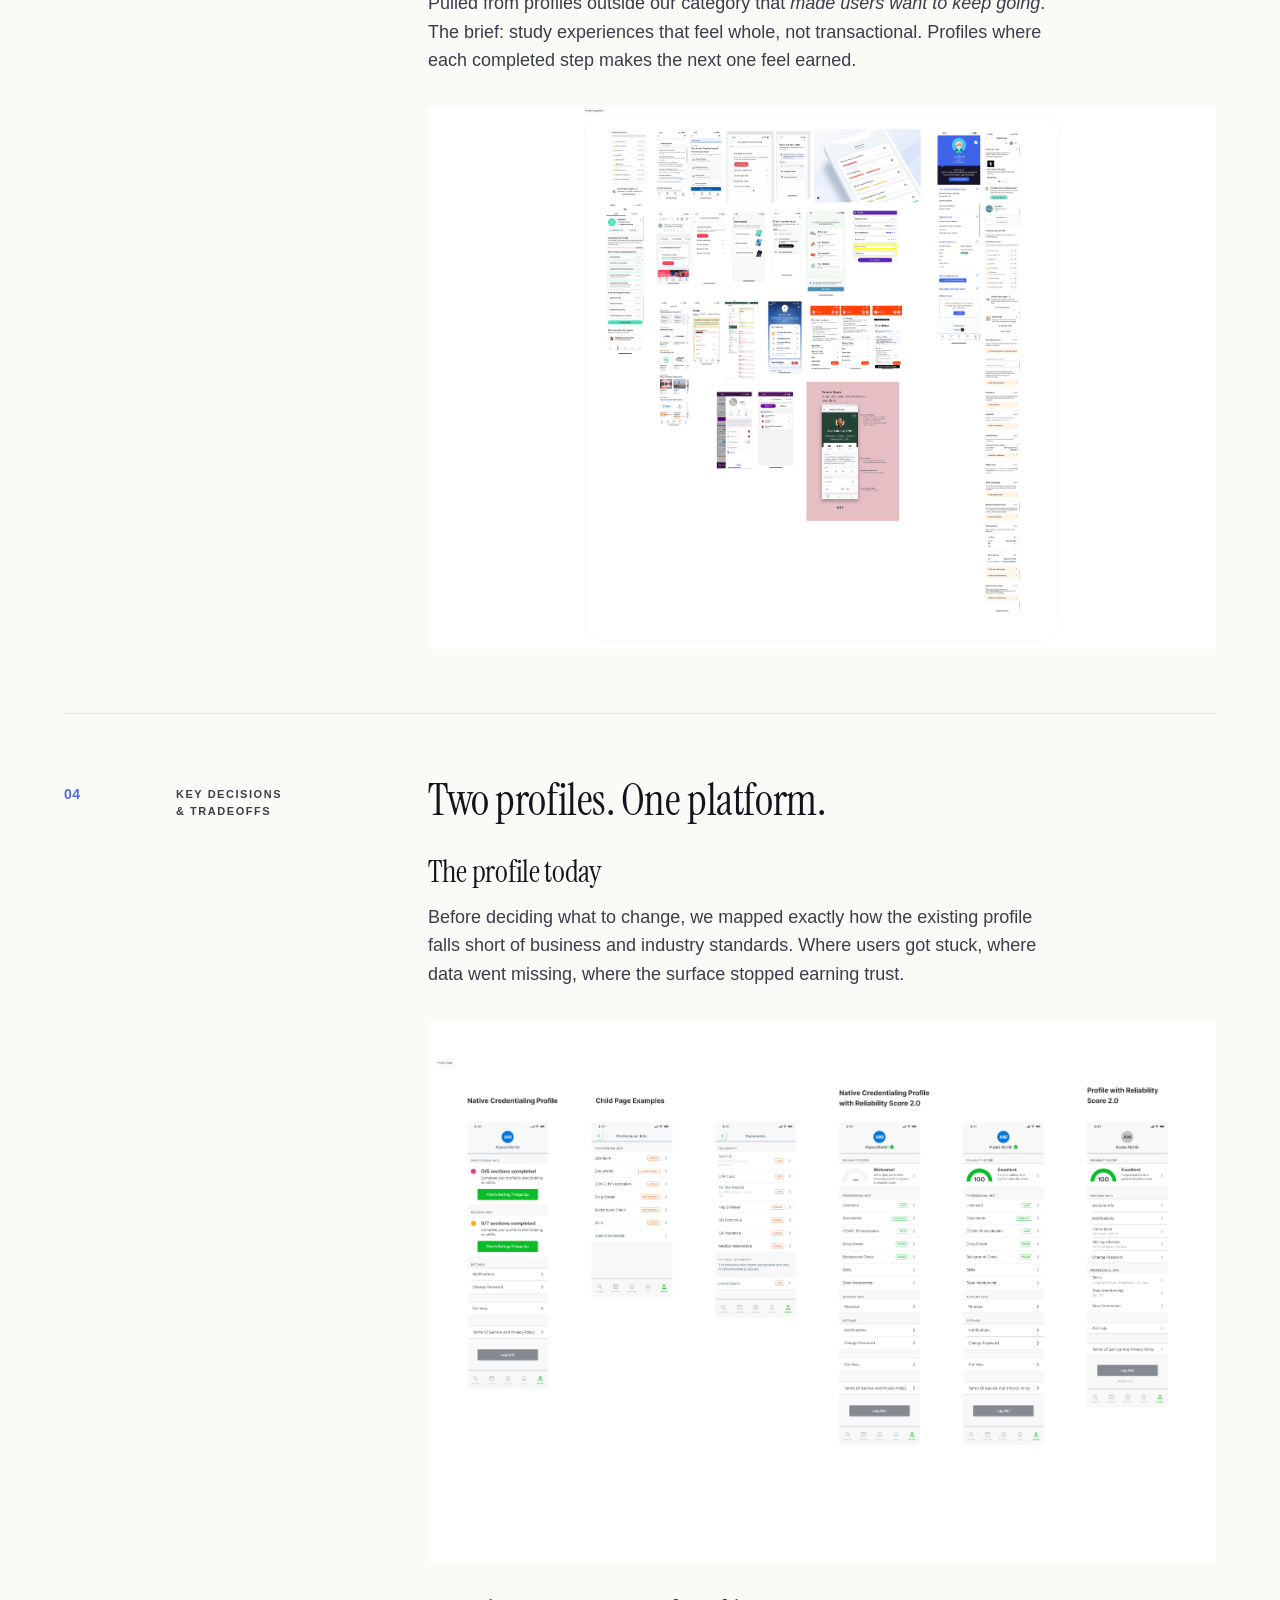
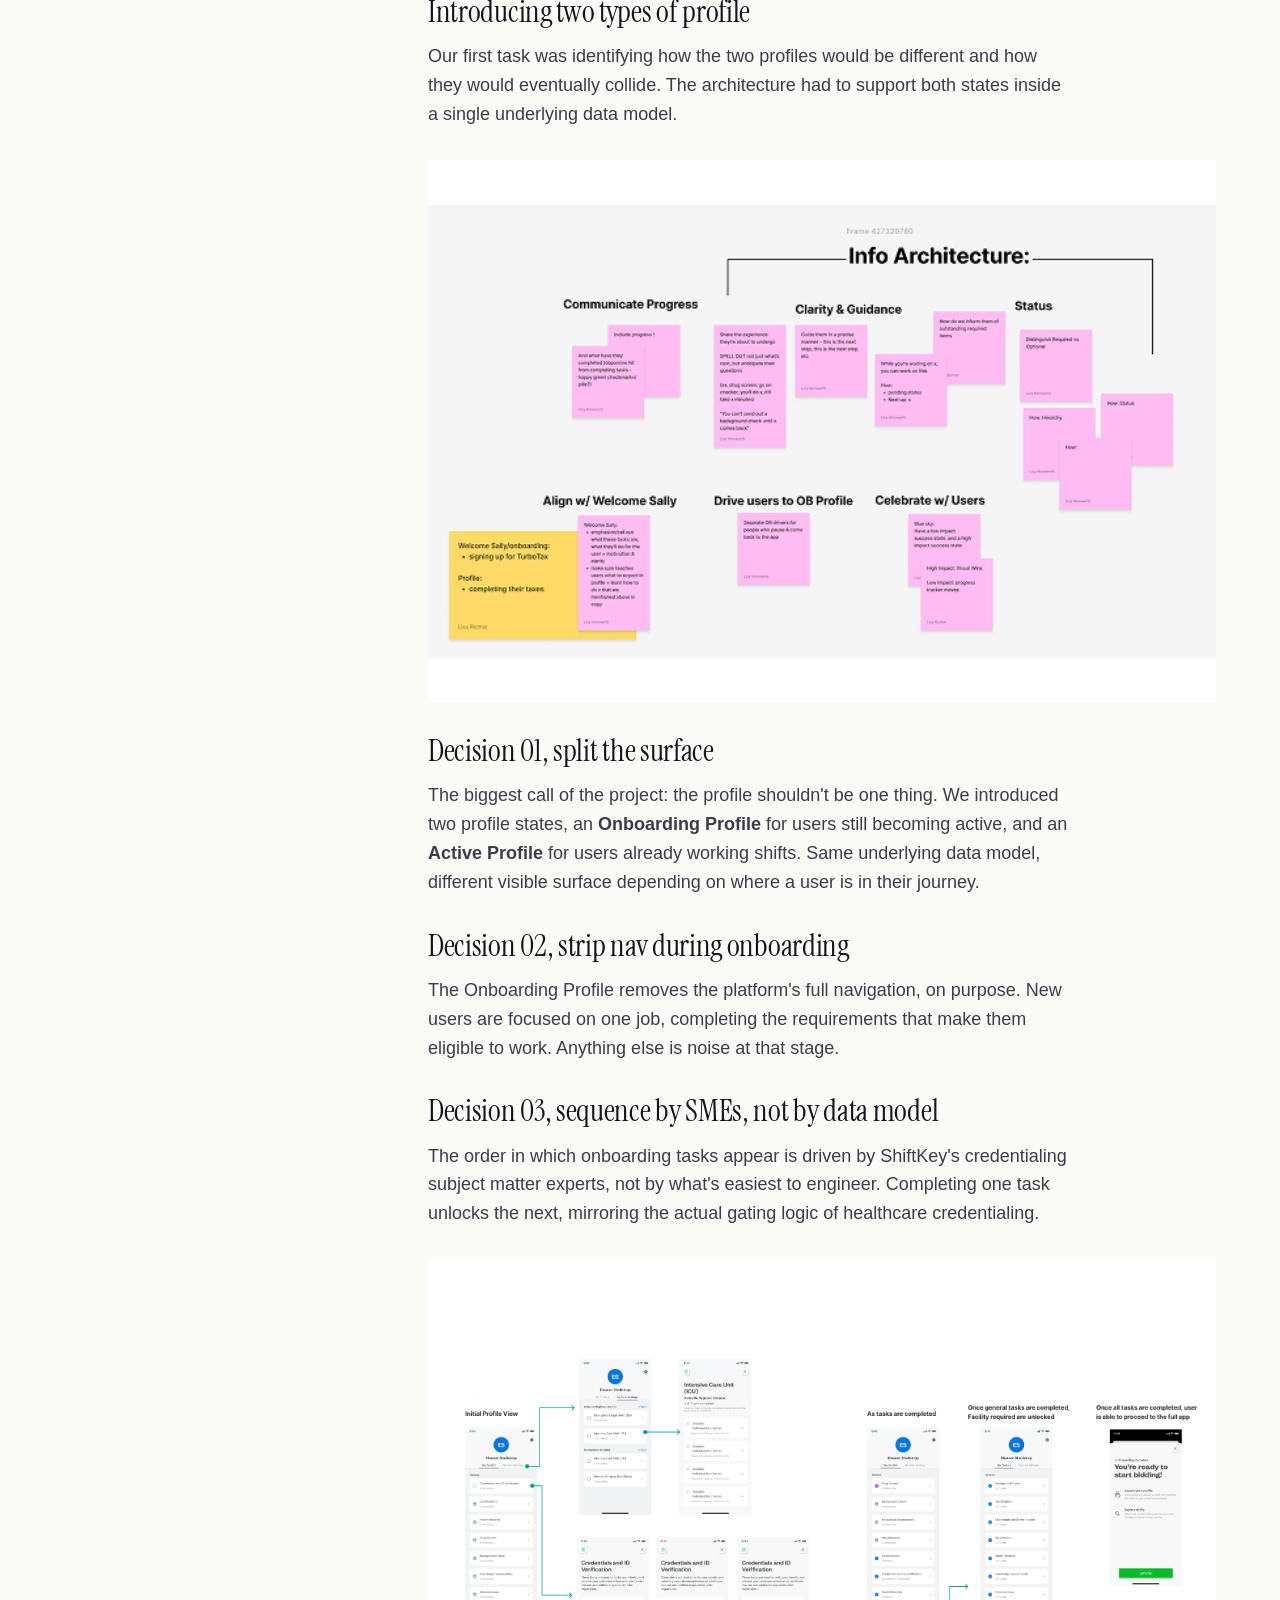
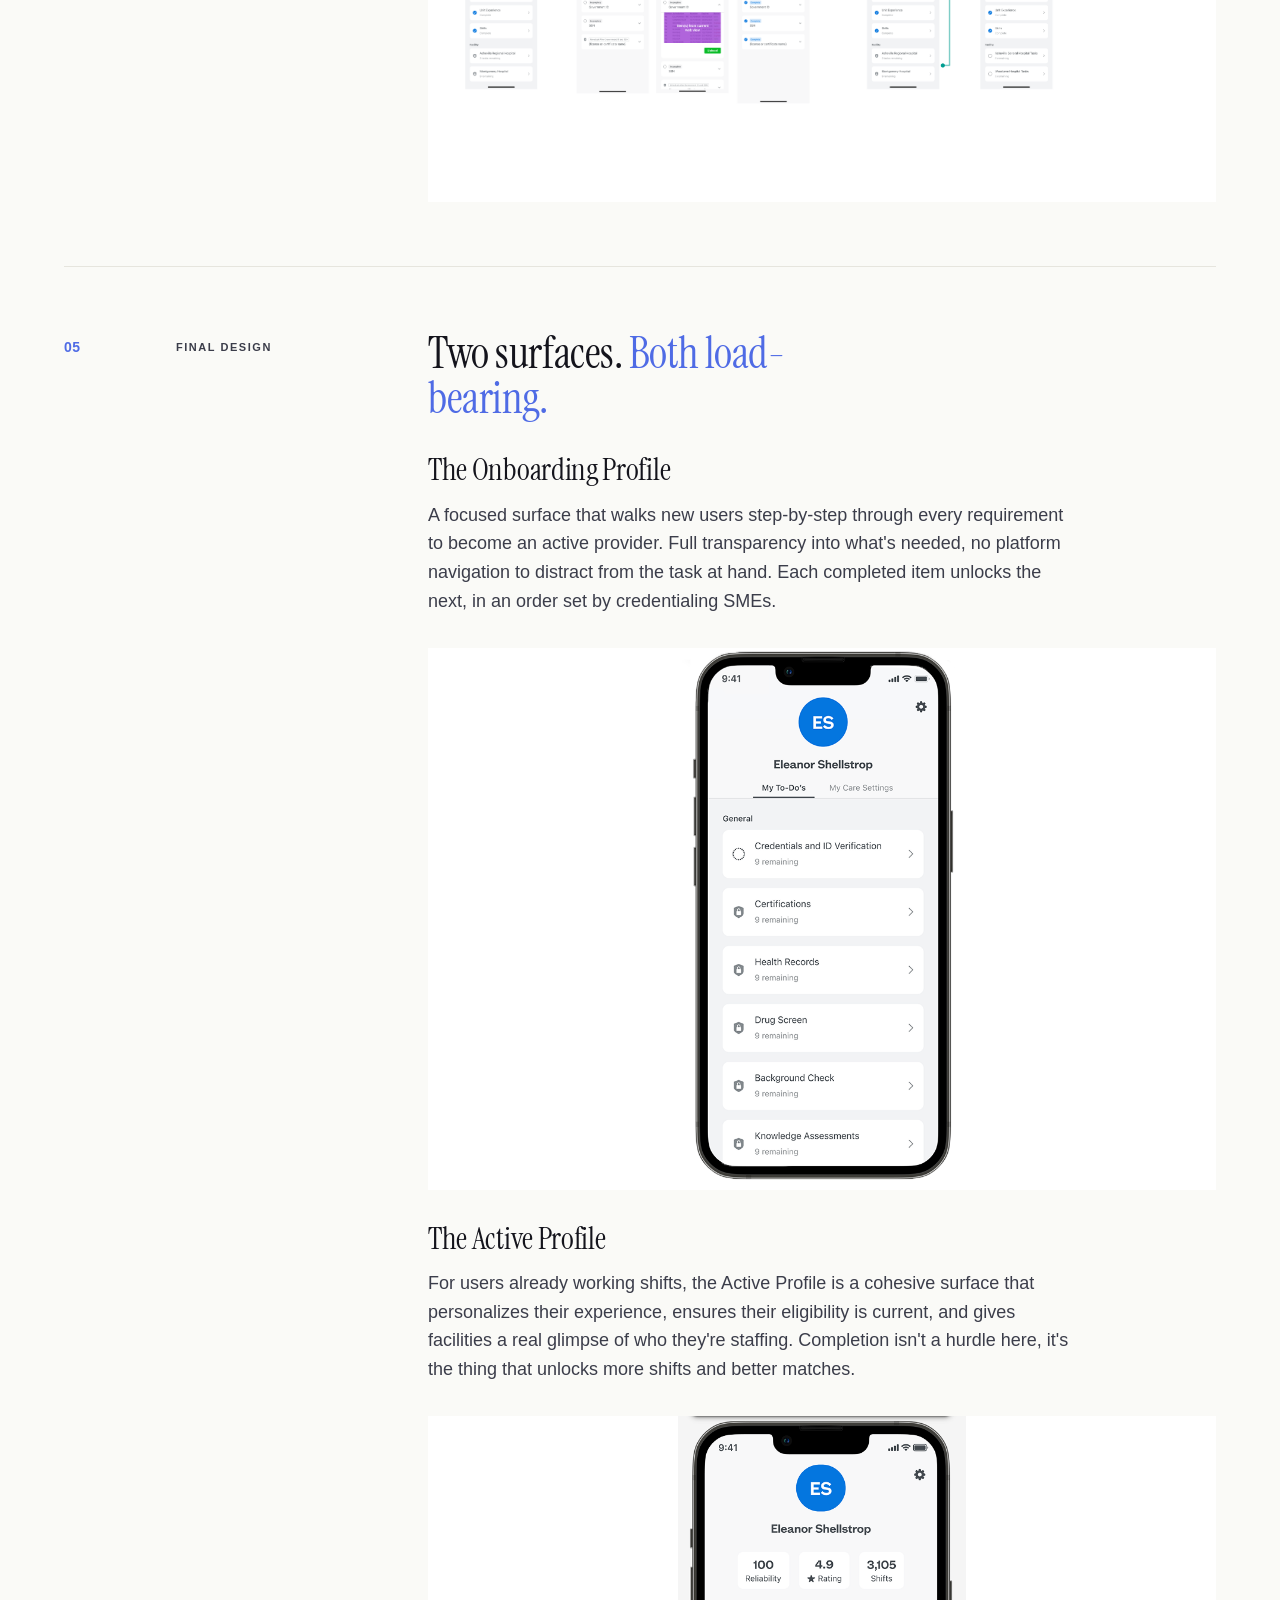
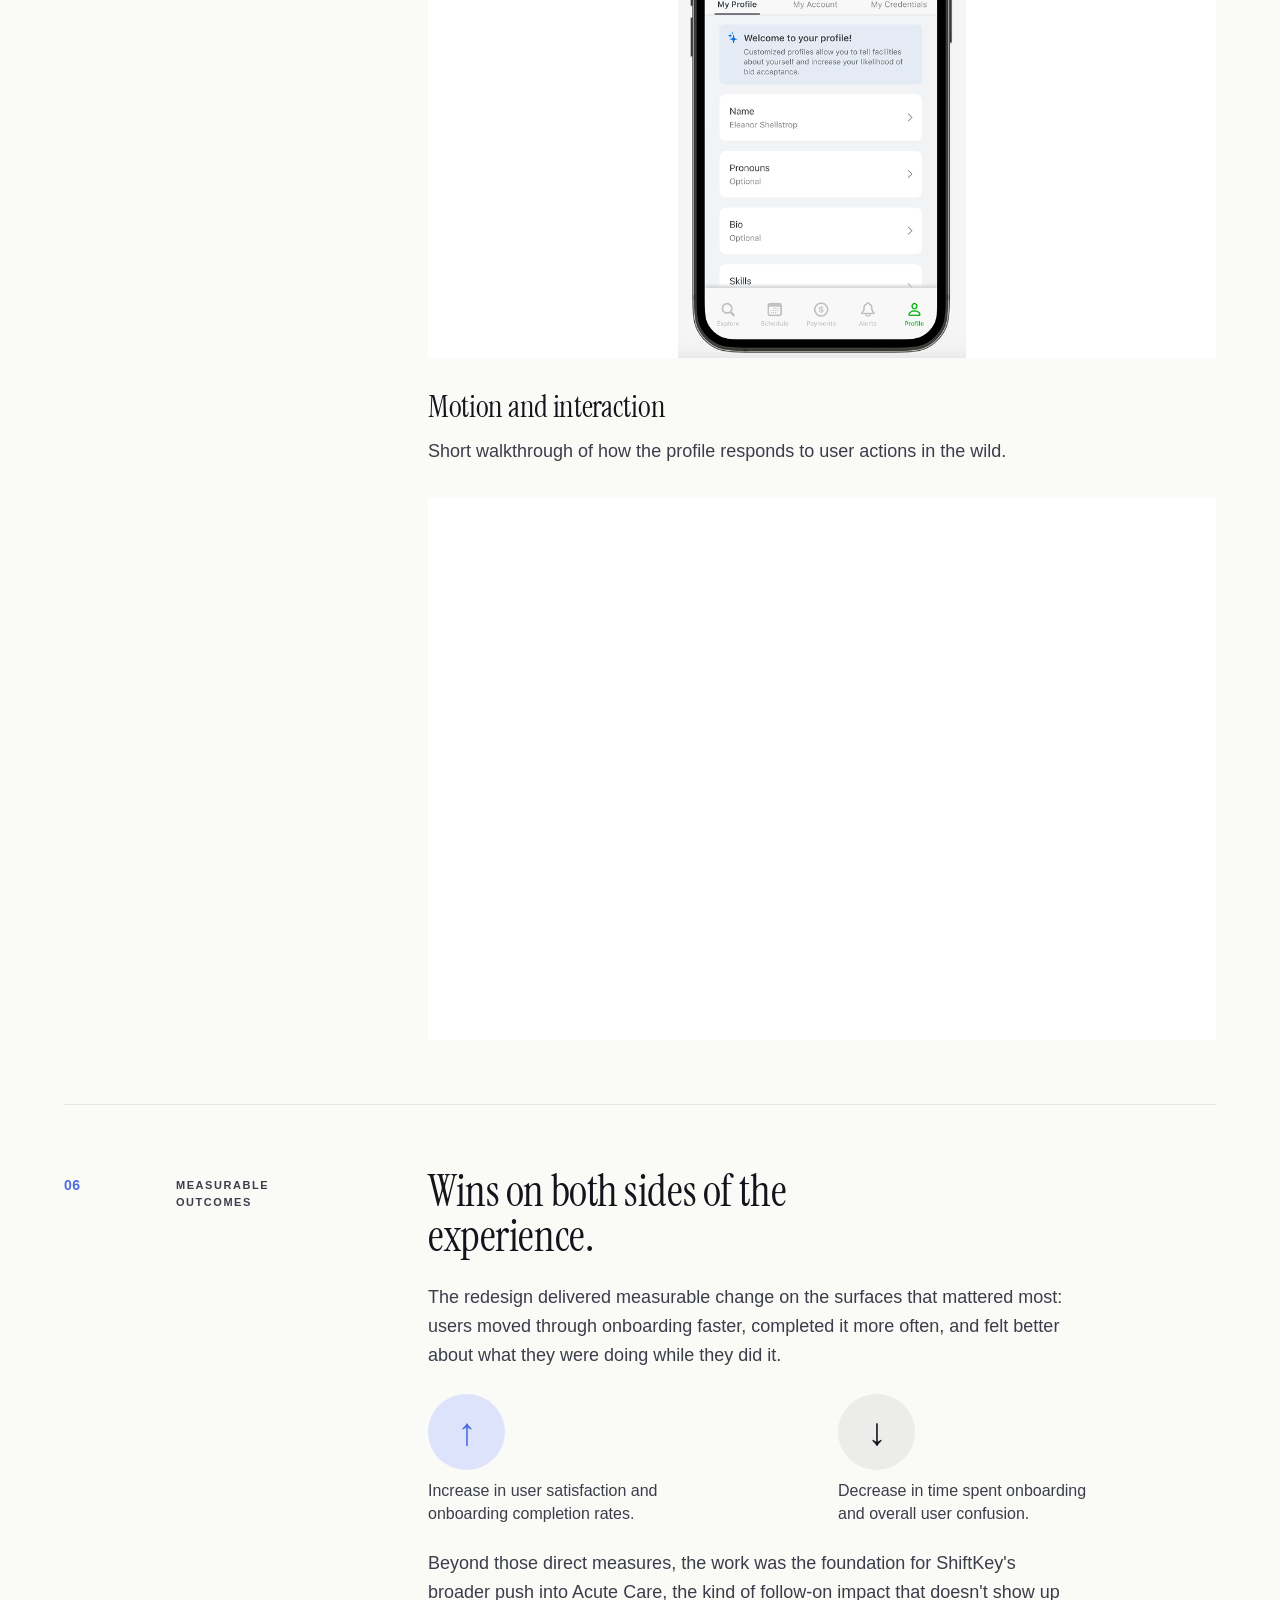
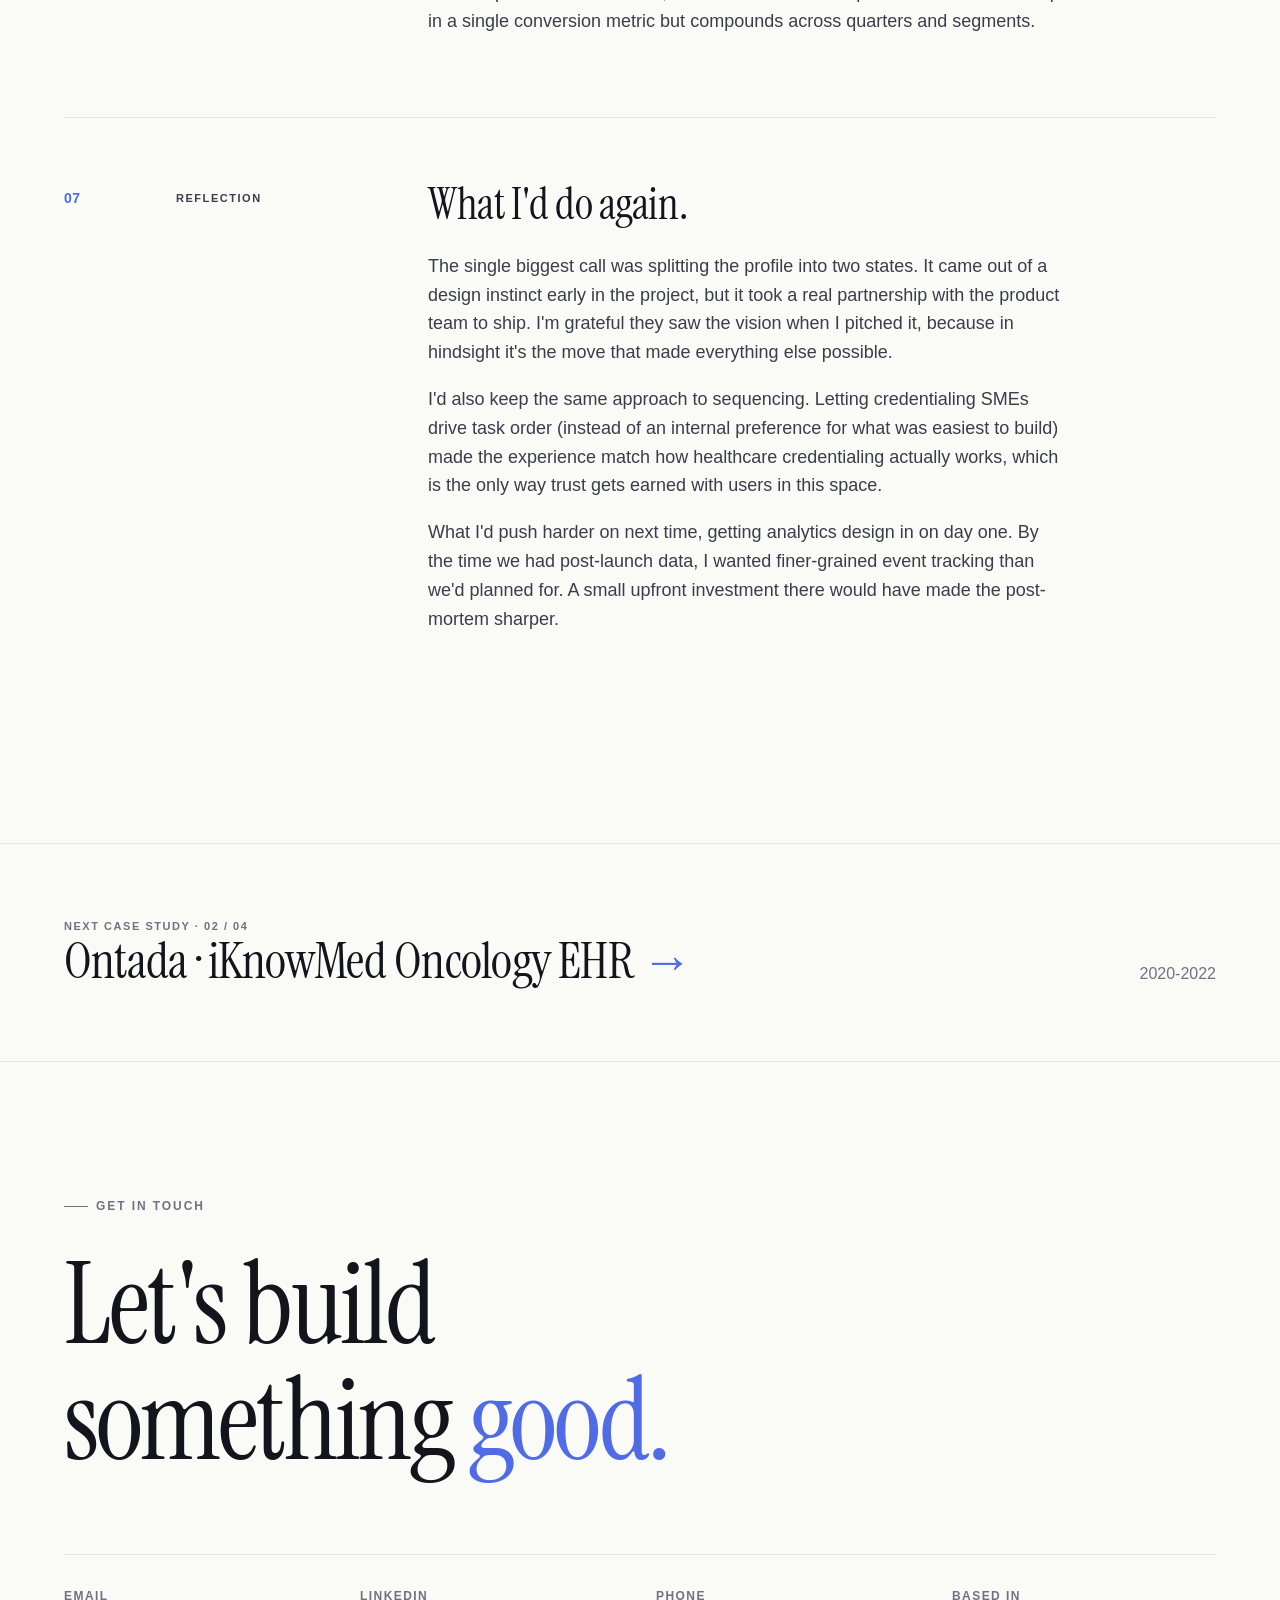
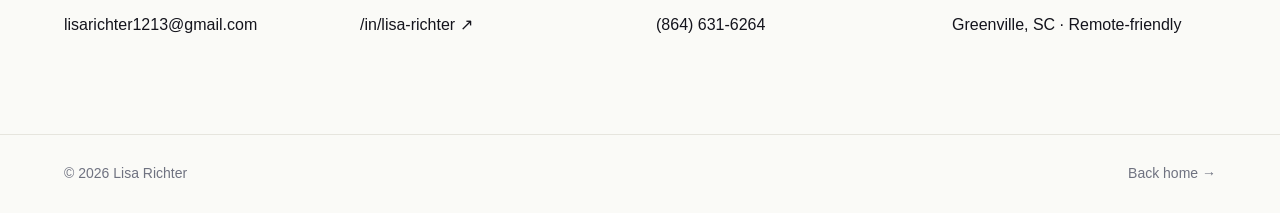
<file: work/shiftkey.html>
<!doctype html>
<html lang="en">
<head>
  <meta charset="utf-8" />
  <meta name="viewport" content="width=device-width, initial-scale=1" />
  <title>ShiftKey, Re-envisioning the User's Profile · Lisa Richter</title>
  <meta name="description" content="A redesign of the ShiftKey user profile to power the platform's expansion into Acute Care, and the surface behind the $16M monetization launch." />
  <meta name="theme-color" content="#FAFAF7" />

  <link rel="preconnect" href="https://fonts.googleapis.com" />
  <link rel="preconnect" href="https://fonts.gstatic.com" crossorigin />
  <link rel="stylesheet" href="https://fonts.googleapis.com/css2?family=Instrument+Serif:ital@0;1&family=Newsreader:ital,opsz,wght@0,6..72,200..700;1,6..72,200..700&display=swap" />

  <link rel="stylesheet" href="../styles.css" />
  <link rel="icon" href="data:image/svg+xml,%3Csvg xmlns='http://www.w3.org/2000/svg' viewBox='0 0 100 100'%3E%3Ccircle cx='50' cy='50' r='40' fill='%2394ABF9'/%3E%3C/svg%3E" />
  <script>
    if (sessionStorage.getItem('lr_authed') === 'true') {
      document.documentElement.classList.add('lr-authed');
    }
  </script>
</head>
<body>
  <a href="#main" class="skip">Skip to content</a>

  <!-- Password gate -->
  <div class="lr-gate" data-gate>
    <div class="lr-gate-card">
      <span class="lr-gate-eyebrow">Protected case study</span>
      <h1 class="lr-gate-title">A few <span class="italic-accent">behind-the-scenes</span> details.</h1>
      <p class="lr-gate-sub">Enter the password to view the case study.</p>
      <form class="lr-gate-form" data-gate-form>
        <input type="password" class="lr-gate-input" data-gate-input placeholder="Password" required aria-label="Password" autocomplete="off" />
        <button type="submit" class="btn btn-primary">Unlock <span class="arrow">→</span></button>
      </form>
      <p class="lr-gate-error" data-gate-error hidden>That's not the password. Try again.</p>
      <p class="lr-gate-help">Need the password? <a href="mailto:lisarichter1213@gmail.com?subject=Portfolio password">Reach out</a>.</p>
    </div>
  </div>

  <header class="nav" id="nav">
    <a href="../index.html" class="nav-brand"><span class="dot" aria-hidden="true"></span>Lisa Richter</a>
    <nav class="nav-links" aria-label="Primary">
      <a href="../index.html#work" aria-current="page">Work</a>
      <a href="../about.html">About</a>
      <a href="../creative.html">Creative</a>
      <a href="../index.html#contact">Contact</a>
    </nav>
  </header>

  <main id="main">

    <!-- ============ CASE STUDY HERO ============ -->
    <section class="cs-hero">
      <div class="container">
        <div class="reveal">
          <span class="eyebrow">Case Study · 01 / 03</span>
        </div>

        <h1 class="reveal mt-6" style="max-width: 18ch;">
          Re-envisioning the user's <span class="italic-accent">profile.</span>
        </h1>

        <p class="lede reveal mt-6" style="max-width: 60ch;">
          When ShiftKey expanded into Acute Care, the existing profile couldn't carry the weight. We rebuilt the surface from scratch and split it into two: one for users in onboarding, one for users actively working shifts.
        </p>

        <div class="cs-meta-row reveal">
          <div></div>
          <div>
            <div class="k">Company</div>
            <div class="v">ShiftKey</div>
          </div>
          <div>
            <div class="k">Role</div>
            <div class="v">Design lead, Onboarding &amp; Credentialing</div>
          </div>
          <div>
            <div class="k">Timeline</div>
            <div class="v">4 months</div>
          </div>
          <div>
            <div class="k">Team</div>
            <div class="v">Design, PM, Eng, Credentialing SMEs</div>
          </div>
        </div>

        <div class="mockup mockup--md reveal">
          <img src="../images/shiftkey-%20profile%20-%20hero.png" alt="Hero visual of the ShiftKey profile redesign" loading="lazy" />
        </div>
      </div>
    </section>

    <!-- ============ 01 PROBLEM ============ -->
    <section style="padding-top: 0;">
      <div class="container">
        <div class="cs-section">
          <div class="num">01</div>
          <div class="label">Problem &amp;<br/>Context</div>
          <div class="body">
            <h2>The profile couldn't keep up with the platform.</h2>
            <p>
              ShiftKey is a marketplace that connects healthcare facilities with licensed professionals to fill open shifts on demand. As the company moved into the Acute Care space, the existing profile was the bottleneck. It was outdated, lacked scalability for a new sector of healthcare workers, and didn't reflect the kind of trust an acute care facility needs to see before staffing a shift.
            </p>
            <p>
              On top of that, onboarding conversion rates were dropping. New users were landing inside the same profile experience as fully active users, which meant they were being asked to wade through a surface designed for someone who already knew the platform.
            </p>

            <div class="callout">
              <div class="label">The bet</div>
              <p>The profile is the surface where users represent themselves to facilities. If we treated it as a strategic surface (not a settings page), we could rebuild trust on the user side and unlock the next stage of growth on the business side.</p>
            </div>

            <h3>Design goals &amp; objectives</h3>
            <p>As the project evolved, we established a small set of goals that acted as the north star for every design decision, across Acute and Post Acute care, across Onboarding and Active users.</p>

            <div class="mockup mockup--md">
              <img src="../images/shiftkey-goals-objectives.png" alt="Design goals and objectives for the ShiftKey profile redesign" loading="lazy" />
            </div>
          </div>
        </div>

        <!-- 02 ROLE -->
        <div class="cs-section">
          <div class="num">02</div>
          <div class="label">Role &amp;<br/>Constraints</div>
          <div class="body">
            <h2>Design lead, end to end.</h2>
            <p>
              I led design across the Onboarding and Credentialing space, partnering with Product, Engineering, and credentialing subject matter experts. The constraints shaped the work:
            </p>
            <ul class="bullet">
              <li><strong>Compliance.</strong> Healthcare credentialing has legal teeth. Every field has a downstream effect on whether a worker can legally take a shift.</li>
              <li><strong>Two audiences, one product.</strong> A user in onboarding has different needs than a user already working shifts, but they live inside the same profile object.</li>
              <li><strong>Conversion sensitivity.</strong> Onboarding is the leakiest part of any marketplace. We had to add scope without adding drop-off.</li>
            </ul>
          </div>
        </div>

        <!-- 03 PROCESS -->
        <div class="cs-section">
          <div class="num">03</div>
          <div class="label">Discovery &amp;<br/>research</div>
          <div class="body">
            <h2>Audit, then study the field.</h2>
            <p>
              We started with an extensive product audit of our own profile, paired with secondary research across direct and indirect competitors. The goal: a clear-eyed view of the gaps and the opportunities, before any pixels.
            </p>

            <h3>Competitor research</h3>
            <p>
              Built a database of what competitors house in their profiles. Looked closely at what felt trustworthy, what felt efficient, what felt like a chore. Identifying patterns that other marketplaces had earned through repeat exposure was as valuable as identifying our own gaps.
            </p>

            <div class="mockup mockup--md">
              <img src="../images/shfitkey-profile-competitive-research.png" alt="Desktop competitor research mapping what other healthcare marketplaces include in their profiles" loading="lazy" />
            </div>

            <h3>Architecture audit and user stories</h3>
            <p>
              Mapped what our profile currently houses against what it needed to house. Then sorted every field into three buckets: <em>captured at account creation</em>, <em>captured during onboarding</em>, or <em>captured later as the user becomes active</em>. That sequencing decision was the spine of everything that came after.
            </p>

            <div class="mockup mockup--md">
              <img src="../images/shiftkey-architecture-audit.jpg" alt="Architecture audit of the existing profile, mapping every field and its place in the user journey" loading="lazy" />
            </div>

            <div class="mockup mockup--md" style="margin-top: 24px;">
              <img src="../images/shiftkey-Profile%20Architecture.png" alt="Profile architecture, the result of the audit, organized for the redesign" loading="lazy" />
            </div>

            <div class="mockup mockup--md" style="margin-top: 24px;">
              <img src="../images/shiftkey-UserStories-Profile.png" alt="User stories anchoring the profile redesign" loading="lazy" />
            </div>

            <h3>Inspiration</h3>
            <p>
              Pulled from profiles outside our category that <em>made users want to keep going</em>. The brief: study experiences that feel whole, not transactional. Profiles where each completed step makes the next one feel earned.
            </p>

            <div class="mockup mockup--md">
              <img src="../images/shiftkey-Profile%20Inspiration.png" alt="Inspiration board collecting profile patterns from inside and outside the healthcare category" loading="lazy" />
            </div>
          </div>
        </div>

        <!-- 04 KEY DECISIONS -->
        <div class="cs-section">
          <div class="num">04</div>
          <div class="label">Key decisions<br/>&amp; tradeoffs</div>
          <div class="body">
            <h2>Two profiles. One platform.</h2>

            <h3>The profile today</h3>
            <p>
              Before deciding what to change, we mapped exactly how the existing profile falls short of business and industry standards. Where users got stuck, where data went missing, where the surface stopped earning trust.
            </p>

            <div class="mockup mockup--md">
              <img src="../images/shiftkey-profile-today.png" alt="Audit of the profile as it exists today, showing where it falls short of business and industry standards" loading="lazy" />
            </div>

            <h3>Introducing two types of profile</h3>
            <p>
              Our first task was identifying how the two profiles would be different and how they would eventually collide. The architecture had to support both states inside a single underlying data model.
            </p>

            <div class="mockup mockup--md">
              <img src="../images/shiftkey-info-architecture.png" alt="Information architecture showing how the Onboarding Profile and the Active Profile relate inside one platform" loading="lazy" />
            </div>

            <h3>Decision 01, split the surface</h3>
            <p>
              The biggest call of the project: the profile shouldn't be one thing. We introduced two profile states, an <strong>Onboarding Profile</strong> for users still becoming active, and an <strong>Active Profile</strong> for users already working shifts. Same underlying data model, different visible surface depending on where a user is in their journey.
            </p>

            <h3>Decision 02, strip nav during onboarding</h3>
            <p>
              The Onboarding Profile removes the platform's full navigation, on purpose. New users are focused on one job, completing the requirements that make them eligible to work. Anything else is noise at that stage.
            </p>

            <h3>Decision 03, sequence by SMEs, not by data model</h3>
            <p>
              The order in which onboarding tasks appear is driven by ShiftKey's credentialing subject matter experts, not by what's easiest to engineer. Completing one task unlocks the next, mirroring the actual gating logic of healthcare credentialing.
            </p>

            <div class="mockup mockup--md">
              <img src="../images/shiftkey-layout-ideas.png" alt="Layout exploration during the ideation phase" loading="lazy" />
            </div>
          </div>
        </div>

        <!-- 05 FINAL DESIGN -->
        <div class="cs-section">
          <div class="num">05</div>
          <div class="label">Final design</div>
          <div class="body">
            <h2>Two surfaces. <span class="italic-accent">Both load-bearing.</span></h2>

            <h3>The Onboarding Profile</h3>
            <p>
              A focused surface that walks new users step-by-step through every requirement to become an active provider. Full transparency into what's needed, no platform navigation to distract from the task at hand. Each completed item unlocks the next, in an order set by credentialing SMEs.
            </p>

            <div class="mockup mockup--md">
              <img src="../images/shiftkey-Onboarder%20Prof.png" alt="The Onboarding Profile, a step-by-step onboarding surface for new users" loading="lazy" />
            </div>

            <h3>The Active Profile</h3>
            <p>
              For users already working shifts, the Active Profile is a cohesive surface that personalizes their experience, ensures their eligibility is current, and gives facilities a real glimpse of who they're staffing. Completion isn't a hurdle here, it's the thing that unlocks more shifts and better matches.
            </p>

            <div class="mockup mockup--md">
              <img src="../images/shiftkey-final%20profile.png" alt="The final Active Profile design" loading="lazy" />
            </div>

            <h3>Motion and interaction</h3>
            <p>
              Short walkthrough of how the profile responds to user actions in the wild.
            </p>

            <div class="mockup mockup--md">
              <video src="../images/Shiftkey-profile-video-interaction.mp4" autoplay muted loop playsinline preload="metadata" aria-label="Video walkthrough of the ShiftKey profile interactions"></video>
            </div>
          </div>
        </div>

        <!-- 06 OUTCOMES -->
        <div class="cs-section">
          <div class="num">06</div>
          <div class="label">Measurable<br/>outcomes</div>
          <div class="body">
            <h2>Wins on both sides of the experience.</h2>

            <p>The redesign delivered measurable change on the surfaces that mattered most: users moved through onboarding faster, completed it more often, and felt better about what they were doing while they did it.</p>

            <div class="outcomes outcomes--two">
              <div class="outcome">
                <div class="v"><span class="arrow-indicator arrow-indicator--up" aria-hidden="true">↑</span></div>
                <div class="l">Increase in user satisfaction and onboarding completion rates.</div>
              </div>
              <div class="outcome">
                <div class="v"><span class="arrow-indicator arrow-indicator--down" aria-hidden="true">↓</span></div>
                <div class="l">Decrease in time spent onboarding and overall user confusion.</div>
              </div>
            </div>

            <p>Beyond those direct measures, the work was the foundation for ShiftKey's broader push into Acute Care, the kind of follow-on impact that doesn't show up in a single conversion metric but compounds across quarters and segments.</p>
          </div>
        </div>

        <!-- 07 REFLECTION -->
        <div class="cs-section">
          <div class="num">07</div>
          <div class="label">Reflection</div>
          <div class="body">
            <h2>What I'd do again.</h2>
            <p>
              The single biggest call was splitting the profile into two states. It came out of a design instinct early in the project, but it took a real partnership with the product team to ship. I'm grateful they saw the vision when I pitched it, because in hindsight it's the move that made everything else possible.
            </p>
            <p>
              I'd also keep the same approach to sequencing. Letting credentialing SMEs drive task order (instead of an internal preference for what was easiest to build) made the experience match how healthcare credentialing actually works, which is the only way trust gets earned with users in this space.
            </p>
            <p>
              What I'd push harder on next time, getting analytics design in on day one. By the time we had post-launch data, I wanted finer-grained event tracking than we'd planned for. A small upfront investment there would have made the post-mortem sharper.
            </p>
          </div>
        </div>

      </div>
    </section>

    <!-- ============ NEXT ============ -->
    <section class="cs-next">
      <div class="container">
        <a href="iknowmed.html">
          <div>
            <div class="label">Next case study · 02 / 04</div>
            <div class="title">Ontada · iKnowMed Oncology EHR <span class="italic-accent">→</span></div>
          </div>
          <div></div>
          <span class="muted">2020-2022</span>
        </a>
      </div>
    </section>

    <hr class="divider" />

    <!-- ============ CONTACT ============ -->
    <section id="contact" class="contact">
      <div class="container">
        <span class="eyebrow reveal">Get in touch</span>
        <div class="reveal mt-6">
          <a href="mailto:lisarichter1213@gmail.com" class="big-link">Let's&nbsp;build<br />something&nbsp;<span class="italic-accent">good.</span></a>
        </div>
        <div class="contact-grid reveal">
          <div class="item">
            <div class="k">Email</div>
            <a class="v" href="mailto:lisarichter1213@gmail.com">lisarichter1213@gmail.com</a>
          </div>
          <div class="item">
            <div class="k">LinkedIn</div>
            <a class="v" href="https://www.linkedin.com/in/lisa-richter" target="_blank" rel="noopener">/in/lisa-richter ↗</a>
          </div>
          <div class="item">
            <div class="k">Phone</div>
            <a class="v" href="tel:8646316264">(864) 631-6264</a>
          </div>
          <div class="item">
            <div class="k">Based in</div>
            <div class="v">Greenville, SC · Remote-friendly</div>
          </div>
        </div>
      </div>
    </section>
  </main>

  <footer class="footer">
    <div>© 2026 Lisa Richter</div>
    <div><a href="../index.html">Back home →</a></div>
  </footer>

  <script src="../script.js" defer></script>
  <script>
    (function () {
      var gate = document.querySelector('[data-gate]');
      if (!gate) return;
      if (sessionStorage.getItem('lr_authed') === 'true') {
        gate.style.display = 'none';
        return;
      }
      var form = document.querySelector('[data-gate-form]');
      var input = document.querySelector('[data-gate-input]');
      var err = document.querySelector('[data-gate-error]');
      if (input) setTimeout(function () { input.focus(); }, 50);
      if (!form) return;
      form.addEventListener('submit', function (e) {
        e.preventDefault();
        if (input.value === '2026Richter') {
          sessionStorage.setItem('lr_authed', 'true');
          document.documentElement.classList.add('lr-authed');
          gate.style.display = 'none';
        } else {
          err.hidden = false;
          input.value = '';
          input.focus();
        }
      });
    })();
  </script>
</body>
</html>
</file>
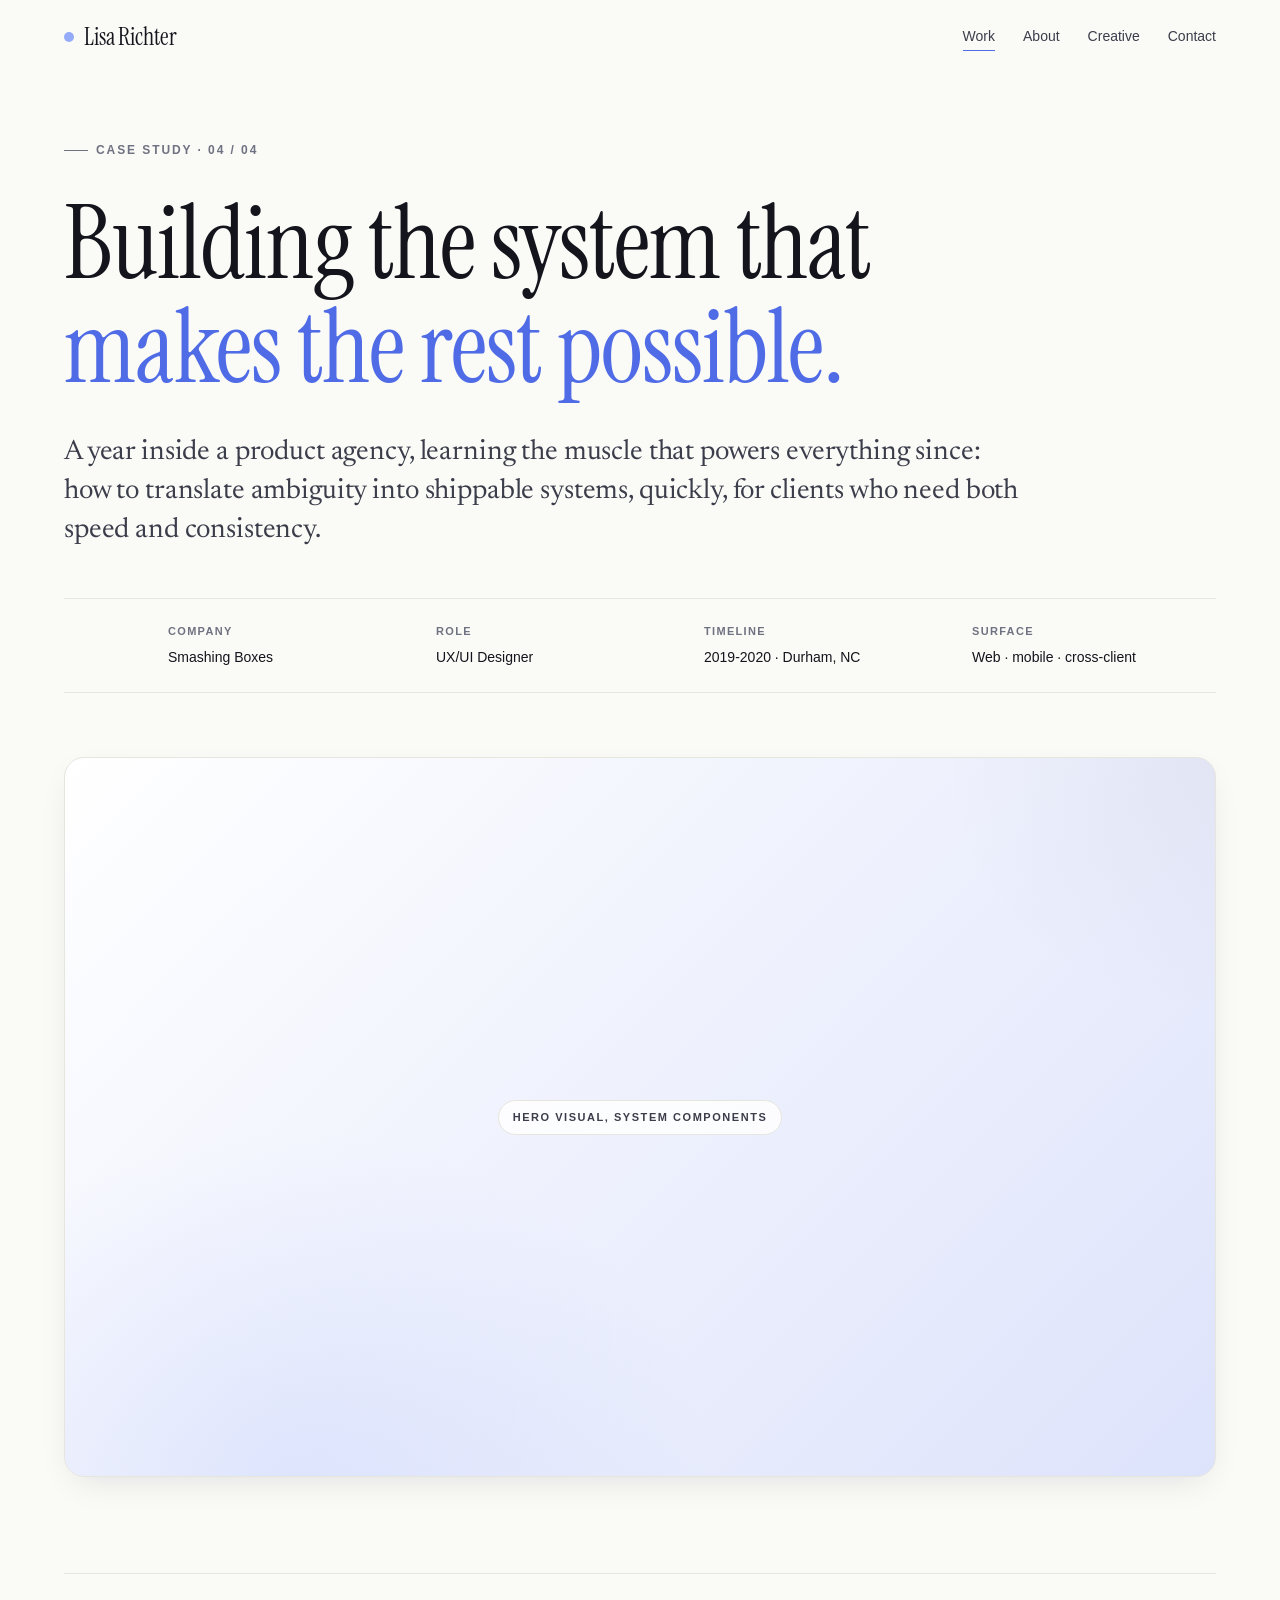
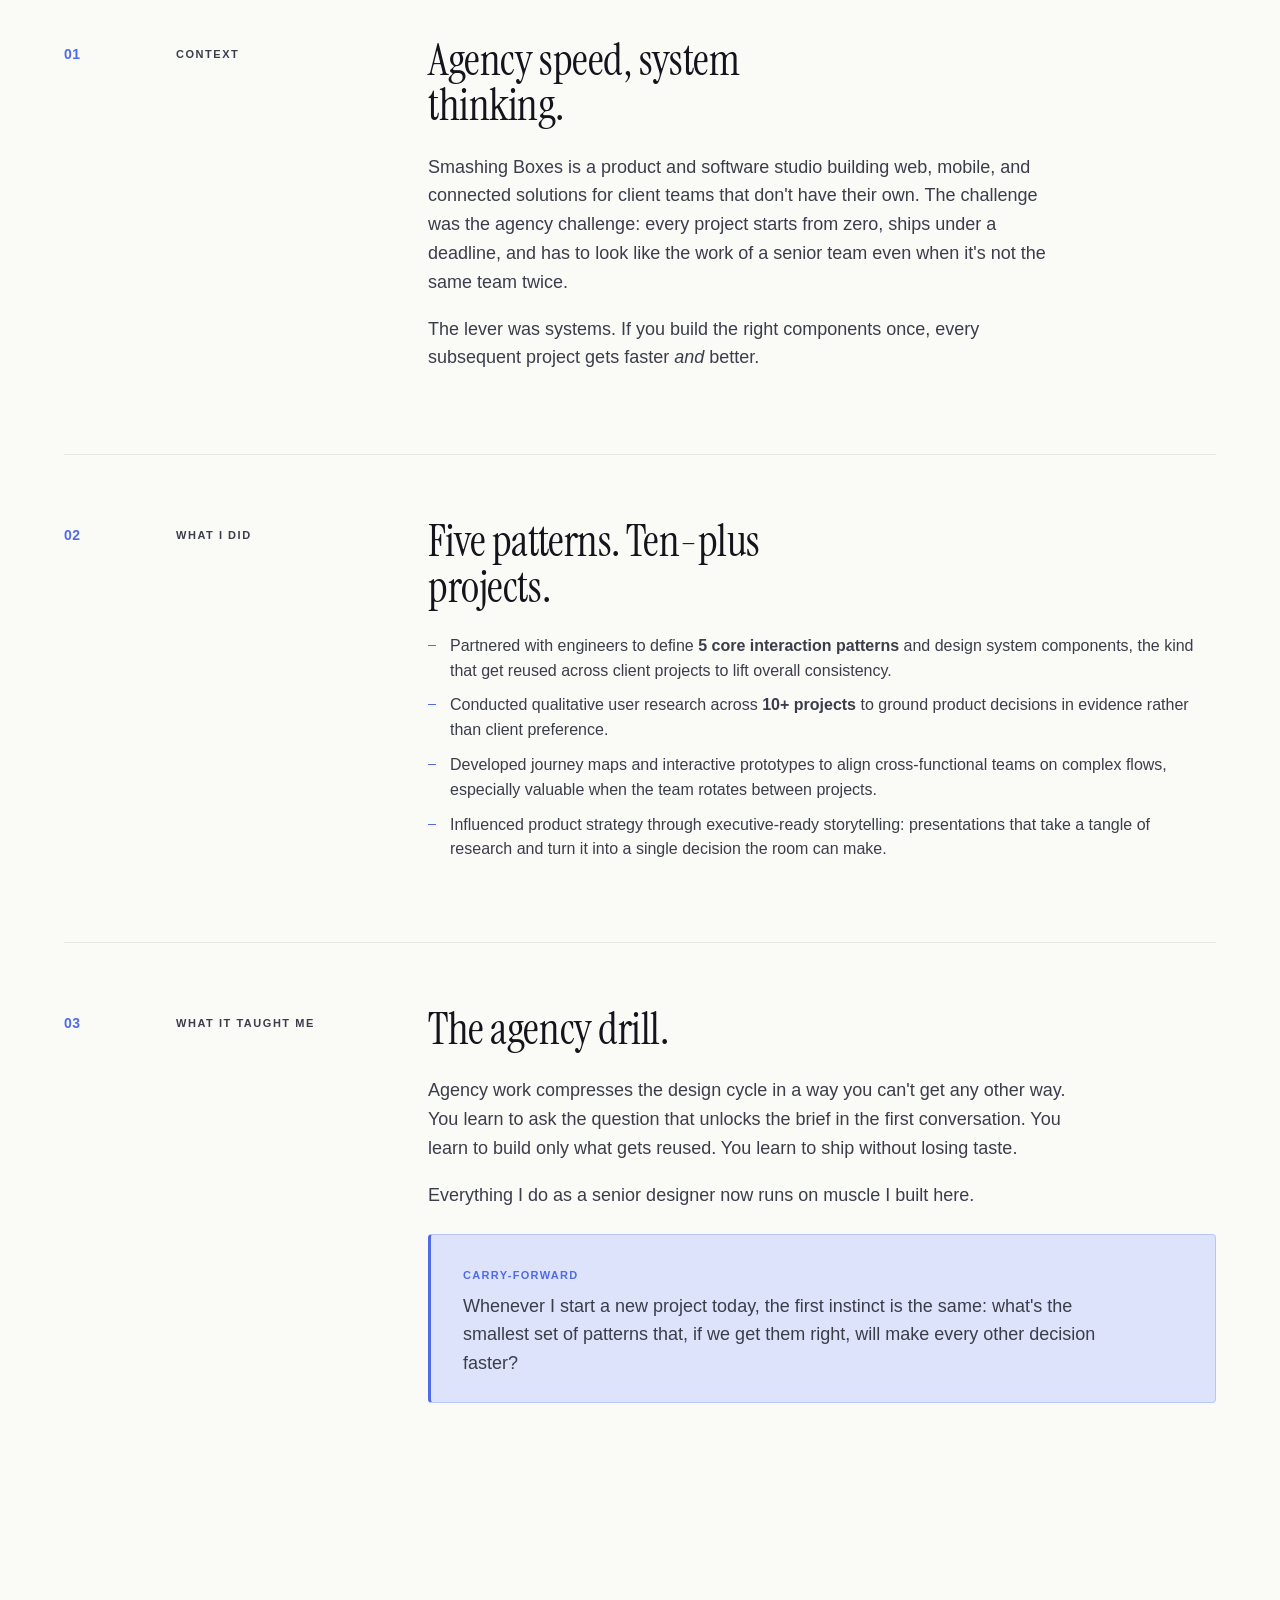
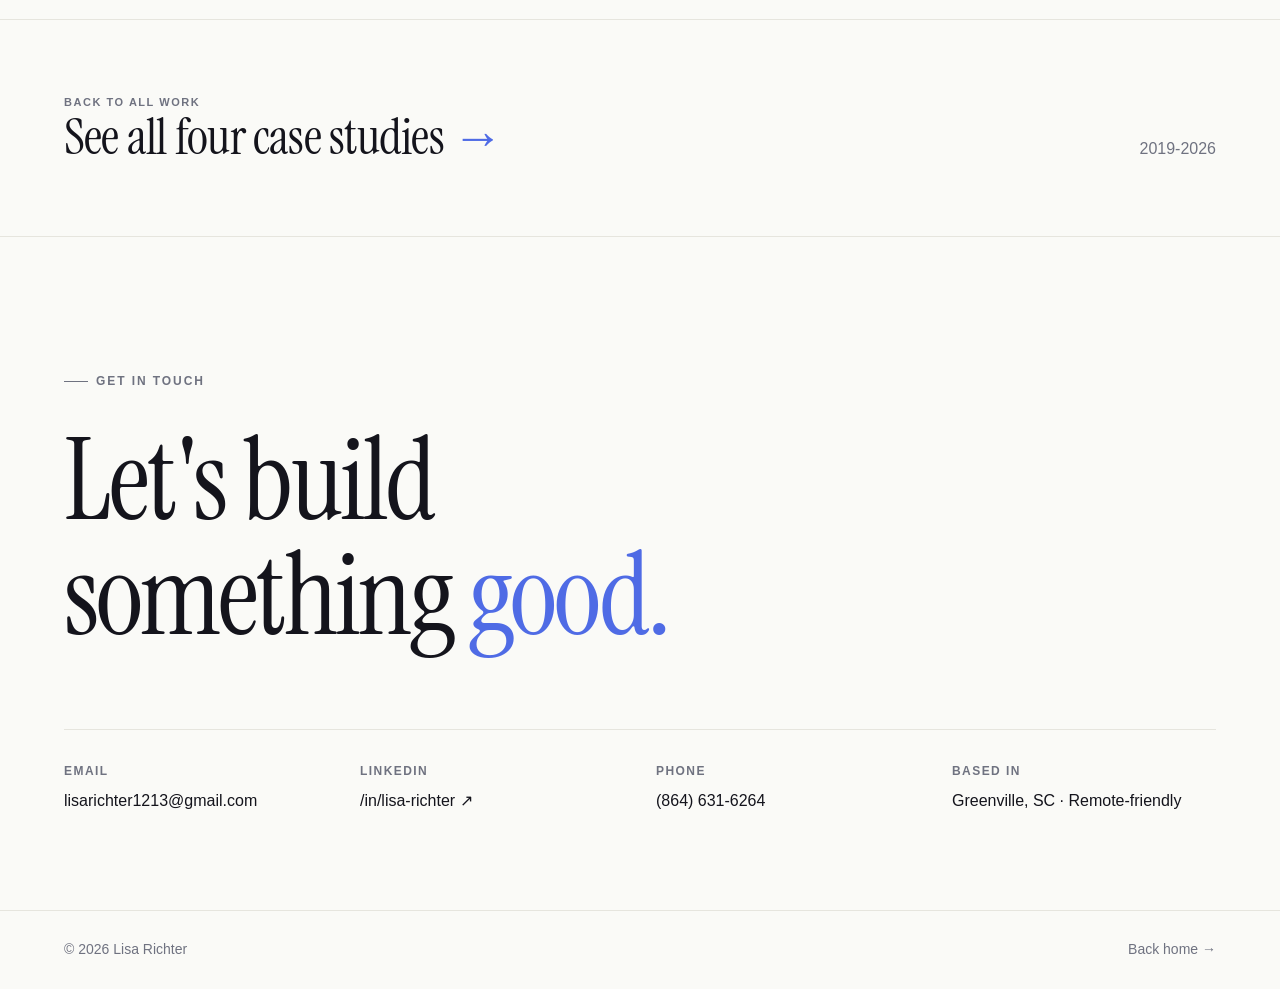
<file: work/smashing-boxes.html>
<!doctype html>
<html lang="en">
<head>
  <meta charset="utf-8" />
  <meta name="viewport" content="width=device-width, initial-scale=1" />
  <title>Smashing Boxes, Building the System · Lisa Richter</title>
  <meta name="description" content="Building the design system foundation at Smashing Boxes, 5 core interaction patterns, 10+ projects, where I learned to translate ambiguity into shippable systems." />
  <meta name="theme-color" content="#FAF8F3" />

  <link rel="preconnect" href="https://fonts.googleapis.com" />
  <link rel="preconnect" href="https://fonts.gstatic.com" crossorigin />
  <link rel="stylesheet" href="https://fonts.googleapis.com/css2?family=Instrument+Serif:ital@0;1&family=Newsreader:ital,opsz,wght@0,6..72,200..700;1,6..72,200..700&display=swap" />
  <link rel="stylesheet" href="../styles.css" />
  <link rel="icon" href="data:image/svg+xml,%3Csvg xmlns='http://www.w3.org/2000/svg' viewBox='0 0 100 100'%3E%3Ccircle cx='50' cy='50' r='40' fill='%2394ABF9'/%3E%3C/svg%3E" />
</head>
<body>
  <a href="#main" class="skip">Skip to content</a>

  <header class="nav" id="nav">
    <a href="../index.html" class="nav-brand"><span class="dot" aria-hidden="true"></span>Lisa Richter</a>
    <nav class="nav-links" aria-label="Primary">
      <a href="../index.html#work" aria-current="page">Work</a>
      <a href="../about.html">About</a>
      <a href="../creative.html">Creative</a>
      <a href="../index.html#contact">Contact</a>
    </nav>
  </header>

  <main id="main">

    <section class="cs-hero">
      <div class="container">
        <span class="eyebrow reveal">Case Study · 04 / 04</span>

        <h1 class="reveal mt-6" style="max-width: 18ch;">
          Building the system that <span class="italic-accent">makes the rest possible.</span>
        </h1>

        <p class="lede reveal mt-6" style="max-width: 60ch;">
          A year inside a product agency, learning the muscle that powers everything since: how to translate ambiguity into shippable systems, quickly, for clients who need both speed and consistency.
        </p>

        <div class="cs-meta-row reveal">
          <div></div>
          <div>
            <div class="k">Company</div>
            <div class="v">Smashing Boxes</div>
          </div>
          <div>
            <div class="k">Role</div>
            <div class="v">UX/UI Designer</div>
          </div>
          <div>
            <div class="k">Timeline</div>
            <div class="v">2019-2020 · Durham, NC</div>
          </div>
          <div>
            <div class="k">Surface</div>
            <div class="v">Web · mobile · cross-client</div>
          </div>
        </div>

        <div class="mockup reveal" aria-hidden="true">
          <span class="tag">Hero visual, system components</span>
        </div>
      </div>
    </section>

    <section style="padding-top: 0;">
      <div class="container">

        <div class="cs-section">
          <div class="num">01</div>
          <div class="label">Context</div>
          <div class="body">
            <h2>Agency speed, system thinking.</h2>
            <p>Smashing Boxes is a product and software studio building web, mobile, and connected solutions for client teams that don't have their own. The challenge was the agency challenge: every project starts from zero, ships under a deadline, and has to look like the work of a senior team even when it's not the same team twice.</p>
            <p>The lever was systems. If you build the right components once, every subsequent project gets faster <em>and</em> better.</p>
          </div>
        </div>

        <div class="cs-section">
          <div class="num">02</div>
          <div class="label">What I did</div>
          <div class="body">
            <h2>Five patterns. Ten-plus projects.</h2>
            <ul class="bullet">
              <li>Partnered with engineers to define <strong>5 core interaction patterns</strong> and design system components, the kind that get reused across client projects to lift overall consistency.</li>
              <li>Conducted qualitative user research across <strong>10+ projects</strong> to ground product decisions in evidence rather than client preference.</li>
              <li>Developed journey maps and interactive prototypes to align cross-functional teams on complex flows, especially valuable when the team rotates between projects.</li>
              <li>Influenced product strategy through executive-ready storytelling: presentations that take a tangle of research and turn it into a single decision the room can make.</li>
            </ul>
          </div>
        </div>

        <div class="cs-section">
          <div class="num">03</div>
          <div class="label">What it taught me</div>
          <div class="body">
            <h2>The agency drill.</h2>
            <p>Agency work compresses the design cycle in a way you can't get any other way. You learn to ask the question that unlocks the brief in the first conversation. You learn to build only what gets reused. You learn to ship without losing taste.</p>
            <p>Everything I do as a senior designer now runs on muscle I built here.</p>

            <div class="callout">
              <div class="label">Carry-forward</div>
              <p>Whenever I start a new project today, the first instinct is the same: what's the smallest set of patterns that, if we get them right, will make every other decision faster?</p>
            </div>
          </div>
        </div>

      </div>
    </section>

    <section class="cs-next">
      <div class="container">
        <a href="../index.html#work">
          <div>
            <div class="label">Back to all work</div>
            <div class="title">See all four case studies <span class="italic-accent">→</span></div>
          </div>
          <div></div>
          <span class="muted">2019-2026</span>
        </a>
      </div>
    </section>

    <hr class="divider" />

    <section id="contact" class="contact">
      <div class="container">
        <span class="eyebrow reveal">Get in touch</span>
        <div class="reveal mt-6">
          <a href="mailto:lisarichter1213@gmail.com" class="big-link">Let's&nbsp;build<br />something&nbsp;<span class="italic-accent">good.</span></a>
        </div>
        <div class="contact-grid reveal">
          <div class="item"><div class="k">Email</div><a class="v" href="mailto:lisarichter1213@gmail.com">lisarichter1213@gmail.com</a></div>
          <div class="item"><div class="k">LinkedIn</div><a class="v" href="https://www.linkedin.com/in/lisa-richter" target="_blank" rel="noopener">/in/lisa-richter ↗</a></div>
          <div class="item"><div class="k">Phone</div><a class="v" href="tel:8646316264">(864) 631-6264</a></div>
          <div class="item"><div class="k">Based in</div><div class="v">Greenville, SC · Remote-friendly</div></div>
        </div>
      </div>
    </section>
  </main>

  <footer class="footer">
    <div>© 2026 Lisa Richter</div>
    <div><a href="../index.html">Back home →</a></div>
  </footer>

  <script src="../script.js" defer></script>
</body>
</html>
</file>
<file: styles.css>
/* =========================================================
   Lisa Richter — Portfolio
   Design system + global styles
   v2 — Instrument Serif / Helvetica Neue / Newsreader
        Periwinkle (#94ABF9) bright accent
   ========================================================= */

/* ---------- Tokens ---------- */
:root {
  /* Color */
  --bg: #FAFAF7;                /* warm off-white, slightly cooler */
  --bg-elev: #FFFFFF;
  --bg-band: #94ABF9;           /* bright periwinkle band */
  --bg-dark: #14141C;           /* very dark navy-ink for inverted moments */
  --ink: #14141C;
  --ink-2: #3B3D4A;
  --muted: #6F7280;
  --rule: #E6E5DE;
  --rule-soft: #F0EFE8;
  --accent: #94ABF9;            /* primary — bright periwinkle */
  --accent-soft: #DDE3FB;       /* very soft tint for backgrounds */
  --accent-deep: #4F6BE5;       /* accessible blue for text/links */
  --accent-glow: #B8C6FB;       /* lightest tint for hover gradients */

  /* Type */
  --font-display: "Instrument Serif", "Iowan Old Style", "Apple Garamond", Georgia, serif;
  --font-sans: "Helvetica Neue", Helvetica, Arial, "Inter", sans-serif;
  --font-italic: "Newsreader", "Iowan Old Style", Georgia, serif;

  /* Type scale (clamped for fluid responsiveness) */
  --fs-xs: 12px;
  --fs-sm: 14px;
  --fs-base: 16px;
  --fs-lg: 18px;
  --fs-xl: 20px;
  --fs-2xl: clamp(24px, 2.4vw, 32px);
  --fs-3xl: clamp(32px, 3.4vw, 44px);
  --fs-4xl: clamp(40px, 5vw, 64px);
  --fs-5xl: clamp(56px, 8vw, 116px);
  --fs-6xl: clamp(72px, 11vw, 176px);

  /* Spacing */
  --sp-1: 4px;
  --sp-2: 8px;
  --sp-3: 12px;
  --sp-4: 16px;
  --sp-5: 24px;
  --sp-6: 32px;
  --sp-7: 48px;
  --sp-8: 64px;
  --sp-9: 96px;
  --sp-10: 128px;
  --sp-11: 160px;

  /* Layout */
  --container: 1440px;
  --gutter: clamp(20px, 5vw, 64px);

  /* Motion */
  --ease: cubic-bezier(0.22, 1, 0.36, 1);
  --ease-snap: cubic-bezier(0.6, 0.05, 0.05, 0.95);
  --dur-fast: 180ms;
  --dur-mid: 320ms;
  --dur-slow: 600ms;

  /* Shadows */
  --shadow-1: 0 1px 2px rgba(20, 20, 28, 0.04);
  --shadow-2: 0 12px 36px -12px rgba(20, 20, 28, 0.12);
  --shadow-3: 0 28px 64px -24px rgba(20, 20, 28, 0.18);

  /* Radii */
  --r-sm: 6px;
  --r-md: 12px;
  --r-lg: 20px;
  --r-xl: 32px;
}

/* ---------- Reset ---------- */
*, *::before, *::after { box-sizing: border-box; }
html, body { margin: 0; padding: 0; }
html { scroll-behavior: smooth; -webkit-text-size-adjust: 100%; }
img, svg, video { display: block; max-width: 100%; height: auto; }
button { font: inherit; cursor: pointer; background: none; border: 0; padding: 0; color: inherit; }
a { color: inherit; text-decoration: none; }
input, textarea, select { font: inherit; }

/* ---------- Base ---------- */
body {
  background: var(--bg);
  color: var(--ink);
  font-family: var(--font-sans);
  font-size: var(--fs-base);
  line-height: 1.55;
  font-feature-settings: "kern", "ss01";
  -webkit-font-smoothing: antialiased;
  -moz-osx-font-smoothing: grayscale;
  text-rendering: optimizeLegibility;
  overflow-x: hidden;
}

::selection { background: var(--accent); color: var(--ink); }

/* Skip to content (a11y) */
.skip {
  position: absolute; left: -9999px; top: 8px;
  background: var(--ink); color: var(--bg); padding: 8px 14px;
  border-radius: var(--r-sm);
  font-size: var(--fs-sm); z-index: 1000;
}
.skip:focus { left: 16px; }

/* Focus rings */
:focus-visible {
  outline: 2px solid var(--accent-deep);
  outline-offset: 3px;
  border-radius: 2px;
}

/* ---------- Typography ---------- */
h1, h2, h3, h4 {
  font-family: var(--font-display);
  font-weight: 400;
  line-height: 1.02;
  letter-spacing: -0.01em;
  margin: 0;
  color: var(--ink);
}

h1 { font-size: var(--fs-5xl); }
h2 { font-size: var(--fs-4xl); line-height: 1.04; }
h3 { font-size: var(--fs-2xl); line-height: 1.15; }
h4 { font-size: var(--fs-xl); line-height: 1.25; font-weight: 500; font-family: var(--font-sans); letter-spacing: -0.005em; }

.eyebrow {
  font-family: var(--font-sans);
  font-size: var(--fs-xs);
  font-weight: 600;
  letter-spacing: 0.16em;
  text-transform: uppercase;
  color: var(--muted);
  display: inline-flex; align-items: center; gap: 8px;
}
.eyebrow::before {
  content: ""; width: 24px; height: 1px; background: var(--muted);
}

.lede {
  font-family: var(--font-italic);
  font-size: clamp(20px, 2.2vw, 28px);
  font-weight: 400;
  line-height: 1.4;
  color: var(--ink-2);
  letter-spacing: -0.005em;
}

p { margin: 0 0 1em; max-width: 64ch; color: var(--ink-2); }
.body-lg { font-size: var(--fs-lg); line-height: 1.6; max-width: 60ch; }

.italic-accent {
  font-family: var(--font-display);
  color: var(--accent-deep);
  font-weight: 400;
}

/* ---------- Layout ---------- */
.container {
  width: 100%;
  max-width: var(--container);
  margin: 0 auto;
  padding-left: var(--gutter);
  padding-right: var(--gutter);
}

section { padding: var(--sp-10) 0; }
@media (max-width: 720px) { section { padding: var(--sp-9) 0; } }

.divider { height: 1px; background: var(--rule); margin: 0; border: 0; }

/* ---------- Nav ---------- */
.nav {
  position: sticky; top: 0; z-index: 50;
  display: flex; align-items: center; justify-content: space-between;
  padding: 18px var(--gutter);
  background: rgba(250, 250, 247, 0.78);
  backdrop-filter: blur(14px);
  -webkit-backdrop-filter: blur(14px);
  border-bottom: 1px solid transparent;
  transition: border-color var(--dur-mid) var(--ease), background var(--dur-mid) var(--ease);
}
.nav.scrolled { border-bottom-color: var(--rule); }

.nav-brand {
  font-family: var(--font-display);
  font-size: 24px;
  font-weight: 400;
  letter-spacing: -0.005em;
  display: inline-flex; align-items: center; gap: 10px;
}
.nav-brand .dot {
  width: 10px; height: 10px; background: var(--accent); border-radius: 50%;
  display: inline-block;
}

.nav-links {
  display: flex; align-items: center; gap: 28px;
  font-size: var(--fs-sm);
  font-weight: 500;
}
.nav-links a {
  color: var(--ink-2);
  position: relative;
  padding: 6px 0;
  transition: color var(--dur-fast) var(--ease);
}
.nav-links a::after {
  content: ""; position: absolute; left: 0; right: 100%; bottom: 2px;
  height: 1.5px; background: var(--accent-deep);
  transition: right var(--dur-mid) var(--ease);
}
.nav-links a:hover, .nav-links a:focus-visible { color: var(--ink); }
.nav-links a:hover::after, .nav-links a:focus-visible::after, .nav-links a[aria-current="page"]::after { right: 0; }

@media (max-width: 640px) {
  .nav-links { gap: 18px; font-size: var(--fs-xs); letter-spacing: 0.04em; }
  .nav { padding: 14px var(--gutter); }
}

/* ---------- Hero ---------- */
.hero {
  padding-top: clamp(64px, 10vh, 160px);
  padding-bottom: clamp(64px, 10vh, 160px);
  position: relative;
}
.hero-grid {
  display: grid;
  grid-template-columns: 1fr;
  gap: var(--sp-8);
}
.hero-eyebrow-row {
  display: flex; align-items: center; justify-content: space-between;
  gap: var(--sp-5);
  margin-bottom: var(--sp-6);
}
.hero-eyebrow-row .meta {
  font-size: var(--fs-xs);
  letter-spacing: 0.14em;
  text-transform: uppercase;
  color: var(--muted);
  font-weight: 600;
  display: inline-flex; align-items: center; gap: 8px;
}
.status-dot {
  width: 8px; height: 8px; border-radius: 50%;
  background: var(--accent-deep);
  box-shadow: 0 0 0 4px rgba(79, 107, 229, 0.18);
  animation: pulse 2.4s var(--ease) infinite;
}
@keyframes pulse {
  0%, 100% { box-shadow: 0 0 0 4px rgba(79, 107, 229, 0.18); }
  50% { box-shadow: 0 0 0 8px rgba(79, 107, 229, 0.04); }
}

.hero-title {
  font-size: var(--fs-6xl);
  letter-spacing: -0.02em;
  font-weight: 400;
  font-family: var(--font-display);
  max-width: 14ch;
  line-height: 0.98;
}
.hero-title .accent {
  font-family: var(--font-display);
  color: var(--accent-deep);
  font-weight: 400;
}

.hero-sub {
  font-size: clamp(18px, 1.6vw, 22px);
  line-height: 1.5;
  color: var(--ink-2);
  max-width: 52ch;
  margin-top: var(--sp-7);
}

/* Hero stat strip */
.hero-stats {
  margin-top: var(--sp-8);
  display: grid;
  grid-template-columns: repeat(4, 1fr);
  gap: var(--sp-5);
  border-top: 1px solid var(--rule);
  padding-top: var(--sp-6);
}
.stat .num {
  font-family: var(--font-display);
  font-size: clamp(36px, 4vw, 64px);
  font-weight: 400;
  letter-spacing: -0.02em;
  line-height: 1;
  color: var(--ink);
}
.stat .num .sym { color: var(--accent-deep); font-family: var(--font-display); }
.stat .label {
  margin-top: 10px;
  font-size: var(--fs-sm);
  color: var(--muted);
  line-height: 1.4;
  letter-spacing: 0.01em;
  font-weight: 500;
}
@media (max-width: 720px) {
  .hero-stats { grid-template-columns: repeat(2, 1fr); }
}

/* CTA buttons */
.cta-row {
  margin-top: var(--sp-7);
  display: flex; flex-wrap: wrap;
  gap: var(--sp-4);
}
.btn {
  display: inline-flex; align-items: center; gap: 10px;
  padding: 14px 22px;
  border-radius: 999px;
  font-size: var(--fs-sm);
  font-weight: 500;
  letter-spacing: 0.01em;
  transition: transform var(--dur-fast) var(--ease), background var(--dur-fast) var(--ease), color var(--dur-fast) var(--ease), box-shadow var(--dur-fast) var(--ease), border-color var(--dur-fast) var(--ease);
  border: 1px solid transparent;
}
.btn:hover { transform: translateY(-1px); }
.btn-primary {
  background: var(--ink);
  color: var(--bg);
}
.btn-primary:hover { background: var(--accent-deep); }
.btn-ghost {
  background: transparent;
  border-color: var(--rule);
  color: var(--ink);
}
.btn-ghost:hover { border-color: var(--accent-deep); color: var(--accent-deep); background: var(--bg-elev); }
.btn .arrow {
  display: inline-block;
  transition: transform var(--dur-fast) var(--ease);
}
.btn:hover .arrow { transform: translateX(3px); }

/* ---------- Section header ---------- */
.section-head {
  display: flex; flex-wrap: wrap; align-items: end;
  justify-content: space-between;
  gap: var(--sp-6);
  margin-bottom: var(--sp-8);
}
.section-head h2 { max-width: 18ch; }
.section-head .meta {
  font-size: var(--fs-sm);
  color: var(--muted);
  font-feature-settings: "tnum";
  font-weight: 500;
}

/* ---------- Work grid ---------- */
.work-list {
  display: grid;
  grid-template-columns: 1fr;
  border-top: 1px solid var(--rule);
}

.work-card {
  display: grid;
  grid-template-columns: 80px 1.2fr 1.4fr 110px;
  gap: var(--sp-6);
  padding: var(--sp-7) 0;
  border-bottom: 1px solid var(--rule);
  position: relative;
  align-items: start;
  transition: padding var(--dur-mid) var(--ease);
}
.work-card:hover { padding-left: 14px; }
.work-card:hover .work-arrow { transform: translate(6px, -6px); }
.work-card::before {
  content: "";
  position: absolute; inset: 0;
  background: linear-gradient(90deg, var(--accent-soft) 0%, transparent 60%);
  opacity: 0;
  transition: opacity var(--dur-mid) var(--ease);
  pointer-events: none;
  z-index: -1;
}
.work-card:hover::before { opacity: 0.6; }

.work-num {
  font-family: var(--font-sans);
  font-size: var(--fs-sm);
  color: var(--muted);
  letter-spacing: 0.04em;
  font-feature-settings: "tnum";
  font-weight: 500;
  padding-top: 8px;
}

.work-meta {
  display: flex; flex-direction: column; gap: 8px;
  padding-top: 4px;
}
.work-meta .company {
  font-size: var(--fs-sm);
  font-weight: 600;
  color: var(--ink-2);
}
.work-meta .year {
  font-size: var(--fs-xs);
  color: var(--muted);
  font-feature-settings: "tnum";
  font-weight: 500;
}
.work-meta .tags {
  display: flex; flex-wrap: wrap; gap: 6px;
  margin-top: 4px;
}
.work-meta .tag {
  font-size: 11px; letter-spacing: 0.06em; text-transform: uppercase;
  color: var(--muted);
  border: 1px solid var(--rule);
  border-radius: 999px;
  padding: 4px 10px;
  font-weight: 500;
}

.work-body h3 {
  font-family: var(--font-display);
  font-size: clamp(28px, 3vw, 44px);
  font-weight: 400;
  letter-spacing: -0.015em;
  line-height: 1.05;
  margin-bottom: 12px;
}
.work-body .summary {
  font-size: var(--fs-base);
  line-height: 1.55;
  color: var(--ink-2);
  margin-bottom: 12px;
  max-width: 56ch;
}
.work-body .stat-inline {
  display: inline-flex; align-items: baseline; gap: 8px;
  font-size: var(--fs-sm);
  color: var(--muted);
  margin-top: 8px;
  font-weight: 500;
}
.work-body .stat-inline strong {
  font-family: var(--font-display);
  font-size: var(--fs-2xl);
  font-weight: 400;
  letter-spacing: -0.015em;
  color: var(--accent-deep);
}

.work-arrow {
  align-self: start;
  width: 56px; height: 56px;
  border: 1px solid var(--rule);
  border-radius: 50%;
  display: inline-flex; align-items: center; justify-content: center;
  color: var(--ink);
  margin-left: auto;
  transition: transform var(--dur-mid) var(--ease), background var(--dur-mid) var(--ease), color var(--dur-mid) var(--ease), border-color var(--dur-mid) var(--ease);
}
.work-card:hover .work-arrow { background: var(--accent); color: var(--ink); border-color: var(--accent); }

@media (max-width: 900px) {
  .work-card {
    grid-template-columns: 36px 1fr 56px;
    grid-template-areas:
      "num  meta  arrow"
      "num  body  body";
    gap: var(--sp-4) var(--sp-5);
    padding: var(--sp-6) 0;
  }
  .work-num { grid-area: num; padding-top: 6px; }
  .work-meta { grid-area: meta; flex-direction: row; flex-wrap: wrap; align-items: center; gap: 12px; }
  .work-body { grid-area: body; }
  .work-arrow { grid-area: arrow; width: 44px; height: 44px; }
  .work-meta .tags { width: 100%; margin-top: 0; }
}

/* ---------- Impact band (BRIGHT) ---------- */
.band-dark {
  background: var(--bg-band);
  color: var(--ink);
  position: relative;
  overflow: hidden;
}
.band-dark::before {
  content: "";
  position: absolute; inset: 0;
  background:
    radial-gradient(60% 80% at 0% 0%, rgba(255, 255, 255, 0.32), transparent 50%),
    radial-gradient(40% 60% at 100% 100%, rgba(20, 20, 28, 0.06), transparent 60%);
  pointer-events: none;
}
.band-dark > * { position: relative; }
.band-dark h2,
.band-dark h3,
.band-dark .pull { color: var(--ink); }
.band-dark p { color: rgba(20, 20, 28, 0.78); }
.band-dark .eyebrow { color: rgba(20, 20, 28, 0.65); }
.band-dark .eyebrow::before { background: rgba(20, 20, 28, 0.55); }
.band-dark .pull .accent { color: #FFFFFF; }
.band-dark .italic-accent { color: #FFFFFF; }

.metric-grid {
  display: grid;
  grid-template-columns: repeat(4, 1fr);
  gap: var(--sp-6) var(--sp-5);
  margin-top: var(--sp-8);
}
.metric .v {
  font-family: var(--font-display);
  font-size: clamp(48px, 6.4vw, 104px);
  font-weight: 400;
  letter-spacing: -0.025em;
  line-height: 0.95;
  color: var(--ink);
}
.metric .v .sym { color: #FFFFFF; font-family: var(--font-display); }
.metric .l {
  margin-top: 14px;
  font-size: var(--fs-sm);
  color: rgba(20, 20, 28, 0.72);
  line-height: 1.45;
  max-width: 22ch;
  font-weight: 500;
}
@media (max-width: 720px) {
  .metric-grid { grid-template-columns: repeat(2, 1fr); }
}

/* ---------- Pull quote ---------- */
.pull {
  font-family: var(--font-display);
  font-size: clamp(28px, 3.6vw, 60px);
  line-height: 1.1;
  letter-spacing: -0.015em;
  font-weight: 400;
  max-width: 22ch;
}
.pull .accent {
  color: var(--accent-deep);
  font-family: var(--font-display);
}

/* ---------- Two-col split ---------- */
.split {
  display: grid;
  grid-template-columns: 1fr 1fr;
  gap: var(--sp-8);
  align-items: start;
}
@media (max-width: 900px) { .split { grid-template-columns: 1fr; } }

/* ---------- About teaser ---------- */
.about-card {
  display: grid;
  grid-template-columns: 5fr 7fr;
  gap: var(--sp-8);
  align-items: center;
  background: var(--bg-elev);
  border: 1px solid var(--rule);
  border-radius: var(--r-xl);
  padding: clamp(24px, 4vw, 56px);
}
.about-card .portrait {
  aspect-ratio: 4 / 5;
  background: linear-gradient(135deg, var(--accent-glow), var(--accent));
  border-radius: var(--r-lg);
  position: relative; overflow: hidden;
  display: flex; align-items: end; justify-content: start;
  padding: 18px;
  color: var(--ink);
}
.about-card .portrait::before {
  content: "";
  position: absolute; inset: 0;
  background:
    radial-gradient(120% 80% at 0% 100%, rgba(20, 20, 28, 0.16), transparent 60%),
    radial-gradient(80% 60% at 100% 0%, rgba(255, 255, 255, 0.5), transparent 60%);
}
.about-card .portrait .tag {
  position: relative;
  z-index: 2;
  font-family: var(--font-sans);
  font-size: 11px;
  letter-spacing: 0.12em;
  text-transform: uppercase;
  font-weight: 600;
  background: rgba(255, 255, 255, 0.7);
  color: var(--ink);
  padding: 6px 12px; border-radius: 999px;
}
.about-card .portrait img {
  position: absolute;
  inset: 0;
  width: 100%;
  height: 100%;
  object-fit: cover;
  z-index: 1;
}
.about-card .portrait:has(img) { background: var(--bg-elev); }
.about-card .portrait:has(img)::before { display: none; }

/* Personal photos on about page — frame-free, natural size */
.personal-grid {
  display: grid;
  grid-template-columns: 1fr 1fr;
  gap: var(--sp-5);
  margin-top: var(--sp-7);
  align-items: start;
}
@media (max-width: 720px) { .personal-grid { grid-template-columns: 1fr; } }

.personal-photo {
  background: transparent;
  border: 0;
  border-radius: 0;
  overflow: hidden;
  aspect-ratio: 4 / 5;
}
.personal-photo img {
  width: 100%;
  height: 100%;
  display: block;
  object-fit: cover;
}

/* Bigger, more central personal section on the about page */
.personal-feature {
  margin-top: var(--sp-7);
  display: grid;
  grid-template-columns: 1fr;
  gap: var(--sp-5);
}
.personal-feature img {
  width: 100%;
  height: auto;
  display: block;
}
.personal-feature .caption {
  font-family: var(--font-italic);
  font-size: var(--fs-lg);
  color: var(--ink-2);
  max-width: 56ch;
}
@media (max-width: 760px) {
  .about-card { grid-template-columns: 1fr; }
}

/* ---------- Process / approach ---------- */
.principle-grid {
  display: grid;
  grid-template-columns: repeat(3, 1fr);
  gap: var(--sp-6);
  margin-top: var(--sp-7);
}
.principle {
  border-top: 1px solid var(--rule);
  padding-top: var(--sp-5);
}
.principle .n {
  font-family: var(--font-sans);
  font-size: var(--fs-xs);
  color: var(--accent-deep);
  letter-spacing: 0.14em;
  text-transform: uppercase;
  font-weight: 600;
  font-feature-settings: "tnum";
  margin-bottom: 12px;
}
.principle h4 {
  margin-bottom: 10px;
  font-family: var(--font-display);
  font-size: var(--fs-2xl);
  font-weight: 400;
  letter-spacing: -0.01em;
  line-height: 1.1;
}
@media (max-width: 760px) { .principle-grid { grid-template-columns: 1fr; } }

/* ---------- Contact ---------- */
.contact {
  padding-top: var(--sp-10);
  padding-bottom: var(--sp-9);
}
.contact .big-link {
  display: inline-block;
  font-family: var(--font-display);
  font-size: clamp(48px, 9vw, 168px);
  letter-spacing: -0.025em;
  line-height: 1;
  font-weight: 400;
  color: var(--ink);
  position: relative;
  padding-bottom: 12px;
  background-image: linear-gradient(var(--accent), var(--accent));
  background-size: 0% 6px;
  background-repeat: no-repeat;
  background-position: 0 100%;
  transition: background-size var(--dur-slow) var(--ease), color var(--dur-mid) var(--ease);
}
.contact .big-link:hover { background-size: 100% 6px; color: var(--accent-deep); }

.contact-grid {
  margin-top: var(--sp-8);
  display: grid;
  grid-template-columns: repeat(4, 1fr);
  gap: var(--sp-6);
  border-top: 1px solid var(--rule);
  padding-top: var(--sp-6);
}
.contact-grid .item .k {
  font-size: var(--fs-xs); letter-spacing: 0.12em; text-transform: uppercase;
  color: var(--muted); margin-bottom: 8px;
  font-weight: 600;
}
.contact-grid .item .v {
  font-size: var(--fs-base); color: var(--ink); font-weight: 500;
}
.contact-grid a.v:hover { color: var(--accent-deep); }
@media (max-width: 760px) { .contact-grid { grid-template-columns: 1fr 1fr; } }

/* ---------- Footer ---------- */
.footer {
  border-top: 1px solid var(--rule);
  padding: 28px var(--gutter);
  display: flex; flex-wrap: wrap; align-items: center; justify-content: space-between;
  gap: var(--sp-4);
  font-size: var(--fs-sm);
  color: var(--muted);
  font-weight: 500;
}

/* ---------- Case study layout ---------- */
.cs-hero {
  padding-top: 60px;
  padding-bottom: var(--sp-9);
}
.cs-meta-row {
  display: grid;
  grid-template-columns: 80px 1fr 1fr 1fr 1fr;
  gap: var(--sp-5);
  border-top: 1px solid var(--rule);
  border-bottom: 1px solid var(--rule);
  padding: var(--sp-5) 0;
  margin: var(--sp-7) 0 var(--sp-8);
  font-size: var(--fs-sm);
}
.cs-meta-row .k { font-size: 11px; text-transform: uppercase; letter-spacing: 0.12em; color: var(--muted); margin-bottom: 6px; font-weight: 600; }
.cs-meta-row .v { color: var(--ink); font-weight: 500; }
@media (max-width: 720px) {
  .cs-meta-row {
    grid-template-columns: 1fr 1fr;
    gap: var(--sp-5) var(--sp-4);
  }
  .cs-meta-row > :first-child { display: none; }
}

.cs-section {
  display: grid;
  grid-template-columns: 80px 220px 1fr;
  gap: var(--sp-6);
  padding: var(--sp-8) 0;
  border-top: 1px solid var(--rule);
}
.cs-section .num {
  font-family: var(--font-sans);
  font-size: var(--fs-sm);
  color: var(--accent-deep);
  font-feature-settings: "tnum";
  font-weight: 600;
  letter-spacing: 0.04em;
  padding-top: 6px;
}
.cs-section .label {
  font-size: 11px; letter-spacing: 0.14em; text-transform: uppercase;
  color: var(--ink-2);
  padding-top: 8px;
  font-weight: 600;
}
.cs-section .body h2 {
  font-size: clamp(28px, 3.4vw, 48px);
  font-weight: 400;
  margin-bottom: var(--sp-5);
  max-width: 22ch;
}
.cs-section .body h3 {
  font-family: var(--font-display);
  font-weight: 400;
  margin: var(--sp-6) 0 var(--sp-3);
  font-size: var(--fs-2xl);
}
.cs-section .body p { font-size: var(--fs-lg); line-height: 1.6; max-width: 64ch; color: var(--ink-2); }
@media (max-width: 900px) {
  .cs-section { grid-template-columns: 36px 1fr; gap: var(--sp-3) var(--sp-5); }
  .cs-section .label { grid-column: 2; padding-top: 0; margin-top: -8px; margin-bottom: var(--sp-3); }
  .cs-section .body { grid-column: 1 / -1; }
}

.callout {
  background: var(--accent-soft);
  border: 1px solid var(--accent-glow);
  border-left: 3px solid var(--accent-deep);
  padding: var(--sp-5) var(--sp-6);
  border-radius: 4px;
  margin: var(--sp-5) 0;
}
.callout .label {
  font-size: 11px;
  text-transform: uppercase;
  letter-spacing: 0.12em;
  color: var(--accent-deep);
  font-weight: 700;
  margin-bottom: 8px;
}
.callout p { font-size: var(--fs-base); margin: 0; color: var(--ink-2); }

.bullet {
  list-style: none; padding: 0; margin: var(--sp-4) 0;
  display: grid; gap: 10px;
}
.bullet li {
  position: relative;
  padding-left: 22px;
  color: var(--ink-2);
}
.bullet li::before {
  content: ""; position: absolute; left: 0; top: 11px;
  width: 8px; height: 1px; background: var(--accent-deep);
}

/* Outcome metrics */
.outcomes {
  display: grid;
  grid-template-columns: repeat(3, 1fr);
  gap: var(--sp-6);
  margin-top: var(--sp-5);
  margin-bottom: var(--sp-5);
}
.outcomes--two { grid-template-columns: repeat(2, 1fr); }
.outcome {
  background: transparent;
  border: 0;
  border-radius: 0;
  padding: 0;
}
.outcome .v {
  font-family: var(--font-display);
  font-size: clamp(36px, 4.4vw, 64px);
  letter-spacing: -0.02em;
  font-weight: 400;
  line-height: 1;
}
.outcome .v .sym { color: var(--accent-deep); font-family: var(--font-display); }
.outcome .l { margin-top: 10px; font-size: var(--fs-base); color: var(--ink-2); font-weight: 500; max-width: 30ch; line-height: 1.4; }
@media (max-width: 720px) {
  .outcomes { grid-template-columns: 1fr 1fr; }
  .outcomes--two { grid-template-columns: 1fr; }
}

/* Directional arrow indicators for qualitative outcomes */
.arrow-indicator {
  display: inline-flex;
  align-items: center;
  justify-content: center;
  width: clamp(56px, 6vw, 80px);
  height: clamp(56px, 6vw, 80px);
  border-radius: 50%;
  background: var(--accent-soft);
  color: var(--accent-deep);
  font-size: clamp(28px, 3vw, 40px);
  line-height: 1;
}
.arrow-indicator--up { background: var(--accent-soft); color: var(--accent-deep); }
.arrow-indicator--down { background: rgba(20, 20, 28, 0.06); color: var(--ink); }
.outcome .v .arrow-indicator { font-family: var(--font-sans); font-weight: 500; }

/* Visual placeholder for case study mockups */
.mockup {
  margin-top: var(--sp-6);
  border-radius: var(--r-lg);
  border: 1px solid var(--rule);
  background:
    linear-gradient(135deg, #FFFFFF 0%, var(--accent-soft) 100%);
  aspect-ratio: 16 / 10;
  position: relative; overflow: hidden;
  display: flex; align-items: center; justify-content: center;
  box-shadow: var(--shadow-2);
}
.mockup::before {
  content: "";
  position: absolute; inset: 0;
  background:
    radial-gradient(60% 80% at 20% 100%, rgba(148, 171, 249, 0.18), transparent 60%),
    radial-gradient(40% 60% at 100% 0%, rgba(20, 20, 28, 0.04), transparent 60%);
}
.mockup .tag {
  position: relative;
  font-family: var(--font-sans);
  font-size: 11px; letter-spacing: 0.14em; text-transform: uppercase;
  color: var(--ink-2);
  font-weight: 600;
  background: rgba(255,255,255,0.85); padding: 8px 14px; border: 1px solid var(--rule); border-radius: 999px;
}

/* Real image or video inside a .mockup — drops in cleanly, full piece visible */
.mockup img,
.mockup video {
  position: absolute;
  inset: 0;
  width: 100%;
  height: 100%;
  object-fit: contain;
}
.mockup:has(img),
.mockup:has(video) {
  background: transparent;
  border: 0;
  border-radius: 0;
  box-shadow: none;
}
.mockup:has(img)::before,
.mockup:has(video)::before { display: none; }
.mockup:has(img) .tag,
.mockup:has(video) .tag { display: none; }

/* Size variants — keep visuals from feeling overwhelming */
.mockup--md {
  max-width: 880px;
  margin-left: auto;
  margin-right: auto;
  aspect-ratio: 16 / 11;
}
.mockup--md img,
.mockup--md video {
  object-fit: contain;
  background: var(--bg-elev);
}

.mockup--sm {
  max-width: 640px;
  margin-left: auto;
  margin-right: auto;
  aspect-ratio: 4 / 3;
}
.mockup--sm img,
.mockup--sm video {
  object-fit: contain;
  background: var(--bg-elev);
}

.mockup--phone {
  max-width: 320px;
  margin-left: auto;
  margin-right: auto;
  aspect-ratio: 9 / 19;
  border-radius: 28px;
}
.mockup--phone img,
.mockup--phone video {
  object-fit: contain;
}

/* CS — next */
.cs-next {
  border-top: 1px solid var(--rule);
  padding: var(--sp-8) 0;
}
.cs-next a {
  display: grid;
  grid-template-columns: auto 1fr auto;
  align-items: end; gap: var(--sp-5);
  padding: 10px 0;
}
.cs-next .label {
  font-size: 11px;
  text-transform: uppercase;
  letter-spacing: 0.14em;
  color: var(--muted);
  font-weight: 600;
}
.cs-next .title {
  font-family: var(--font-display);
  font-size: clamp(28px, 4vw, 60px);
  font-weight: 400; letter-spacing: -0.015em;
  line-height: 1;
}
.cs-next a:hover .title { color: var(--accent-deep); }

/* ---------- About page ---------- */
.about-hero {
  padding-top: 60px;
  padding-bottom: var(--sp-7);
}
.about-hero h1 { max-width: 16ch; }
.about-grid {
  display: grid;
  grid-template-columns: 1fr 1fr;
  gap: var(--sp-8);
  align-items: start;
}
@media (max-width: 900px) { .about-grid { grid-template-columns: 1fr; } }

.timeline {
  display: grid;
  gap: var(--sp-5);
}
.role {
  display: grid;
  grid-template-columns: 110px 1fr;
  gap: var(--sp-5);
  padding: var(--sp-5) 0;
  border-top: 1px solid var(--rule);
}
.role .when {
  font-family: var(--font-sans);
  font-size: var(--fs-sm);
  color: var(--muted);
  letter-spacing: 0.04em;
  font-feature-settings: "tnum";
  font-weight: 500;
}
.role h3 { font-family: var(--font-display); font-weight: 400; font-size: var(--fs-2xl); margin-bottom: 4px; }
.role .where { font-size: var(--fs-sm); color: var(--accent-deep); margin-bottom: 12px; font-weight: 600; }
.role .desc { font-size: var(--fs-base); color: var(--ink-2); margin: 0; }

.skills-grid {
  display: grid;
  grid-template-columns: 1fr 1fr;
  gap: var(--sp-5) var(--sp-7);
}
.skills-grid .group { border-top: 1px solid var(--rule); padding-top: var(--sp-4); }
.skills-grid .group .k { font-size: 11px; letter-spacing: 0.14em; text-transform: uppercase; color: var(--muted); margin-bottom: 8px; font-weight: 600; }
.skills-grid .group .v { font-size: var(--fs-base); color: var(--ink); line-height: 1.5; }

/* ---------- Reveal motion ---------- */
.reveal {
  opacity: 0;
  transform: translateY(16px);
  transition: opacity var(--dur-slow) var(--ease), transform var(--dur-slow) var(--ease);
}
.reveal.in { opacity: 1; transform: translateY(0); }

@media (prefers-reduced-motion: reduce) {
  .reveal { opacity: 1; transform: none; }
  *, *::before, *::after { animation-duration: 0.001ms !important; transition-duration: 0.001ms !important; }
}

/* ---------- Creative gallery (masonry via CSS columns) ---------- */
.gallery {
  column-count: 3;
  column-gap: var(--sp-5);
  margin-top: var(--sp-7);
}
@media (max-width: 900px) { .gallery { column-count: 2; } }
@media (max-width: 560px) { .gallery { column-count: 1; } }

.art {
  break-inside: avoid;
  margin: 0 0 var(--sp-5);
  display: block;
  transition: transform var(--dur-mid) var(--ease);
}
.art:hover { transform: translateY(-2px); }

.art-frame {
  background: transparent;
  border: 0;
  border-radius: 0;
  overflow: hidden;
  position: relative;
}
.art-frame img {
  position: static;
  width: 100%;
  height: auto;
  display: block;
  transition: transform var(--dur-slow) var(--ease);
}
.art:hover .art-frame img { transform: scale(1.01); }
.art-title {
  font-family: var(--font-display);
  font-size: var(--fs-xl);
  font-weight: 400;
  letter-spacing: -0.005em;
  color: var(--ink);
  margin-top: 4px;
}
.art-meta {
  font-size: var(--fs-xs);
  letter-spacing: 0.12em;
  text-transform: uppercase;
  color: var(--muted);
  font-weight: 600;
}

/* ---------- Password gate (case studies) ---------- */
.lr-gate {
  position: fixed;
  inset: 0;
  z-index: 1000;
  background: var(--bg);
  display: flex;
  align-items: center;
  justify-content: center;
  padding: var(--gutter);
}
.lr-gate-card {
  max-width: 520px;
  width: 100%;
}
.lr-gate-eyebrow {
  font-family: var(--font-sans);
  font-size: var(--fs-xs);
  font-weight: 600;
  letter-spacing: 0.16em;
  text-transform: uppercase;
  color: var(--muted);
  display: inline-flex;
  align-items: center;
  gap: 8px;
  margin-bottom: var(--sp-5);
}
.lr-gate-eyebrow::before {
  content: "";
  width: 24px;
  height: 1px;
  background: var(--muted);
}
.lr-gate-title {
  font-family: var(--font-display);
  font-size: clamp(36px, 4.5vw, 56px);
  font-weight: 400;
  line-height: 1.04;
  letter-spacing: -0.01em;
  margin: 0 0 var(--sp-4);
  color: var(--ink);
  max-width: 14ch;
}
.lr-gate-sub {
  font-size: var(--fs-lg);
  color: var(--ink-2);
  margin: 0 0 var(--sp-6);
  max-width: 40ch;
}
.lr-gate-form {
  display: flex;
  flex-wrap: wrap;
  gap: var(--sp-3);
  margin-bottom: var(--sp-3);
}
.lr-gate-input {
  flex: 1;
  min-width: 200px;
  padding: 14px 20px;
  font-size: var(--fs-base);
  font-family: var(--font-sans);
  border: 1px solid var(--rule);
  border-radius: 999px;
  background: var(--bg-elev);
  color: var(--ink);
}
.lr-gate-input:focus {
  outline: none;
  border-color: var(--accent-deep);
  box-shadow: 0 0 0 3px rgba(79, 107, 229, 0.18);
}
.lr-gate-error {
  margin: 0;
  font-size: var(--fs-sm);
  color: var(--accent-deep);
  font-weight: 500;
}
.lr-gate-help {
  margin-top: var(--sp-5);
  font-size: var(--fs-sm);
  color: var(--muted);
}
.lr-gate-help a {
  color: var(--accent-deep);
  text-decoration: underline;
  text-underline-offset: 3px;
}

/* When authed, hide the gate immediately (no flash) */
.lr-authed .lr-gate { display: none !important; }

/* ---------- Util ---------- */
.text-accent { color: var(--accent-deep); }
.muted { color: var(--muted); }
.center { text-align: center; }
.maxw-prose { max-width: 64ch; }
.mt-0 { margin-top: 0; }
.mt-3 { margin-top: var(--sp-3); }
.mt-4 { margin-top: var(--sp-4); }
.mt-6 { margin-top: var(--sp-6); }
.mt-8 { margin-top: var(--sp-8); }
</file>
